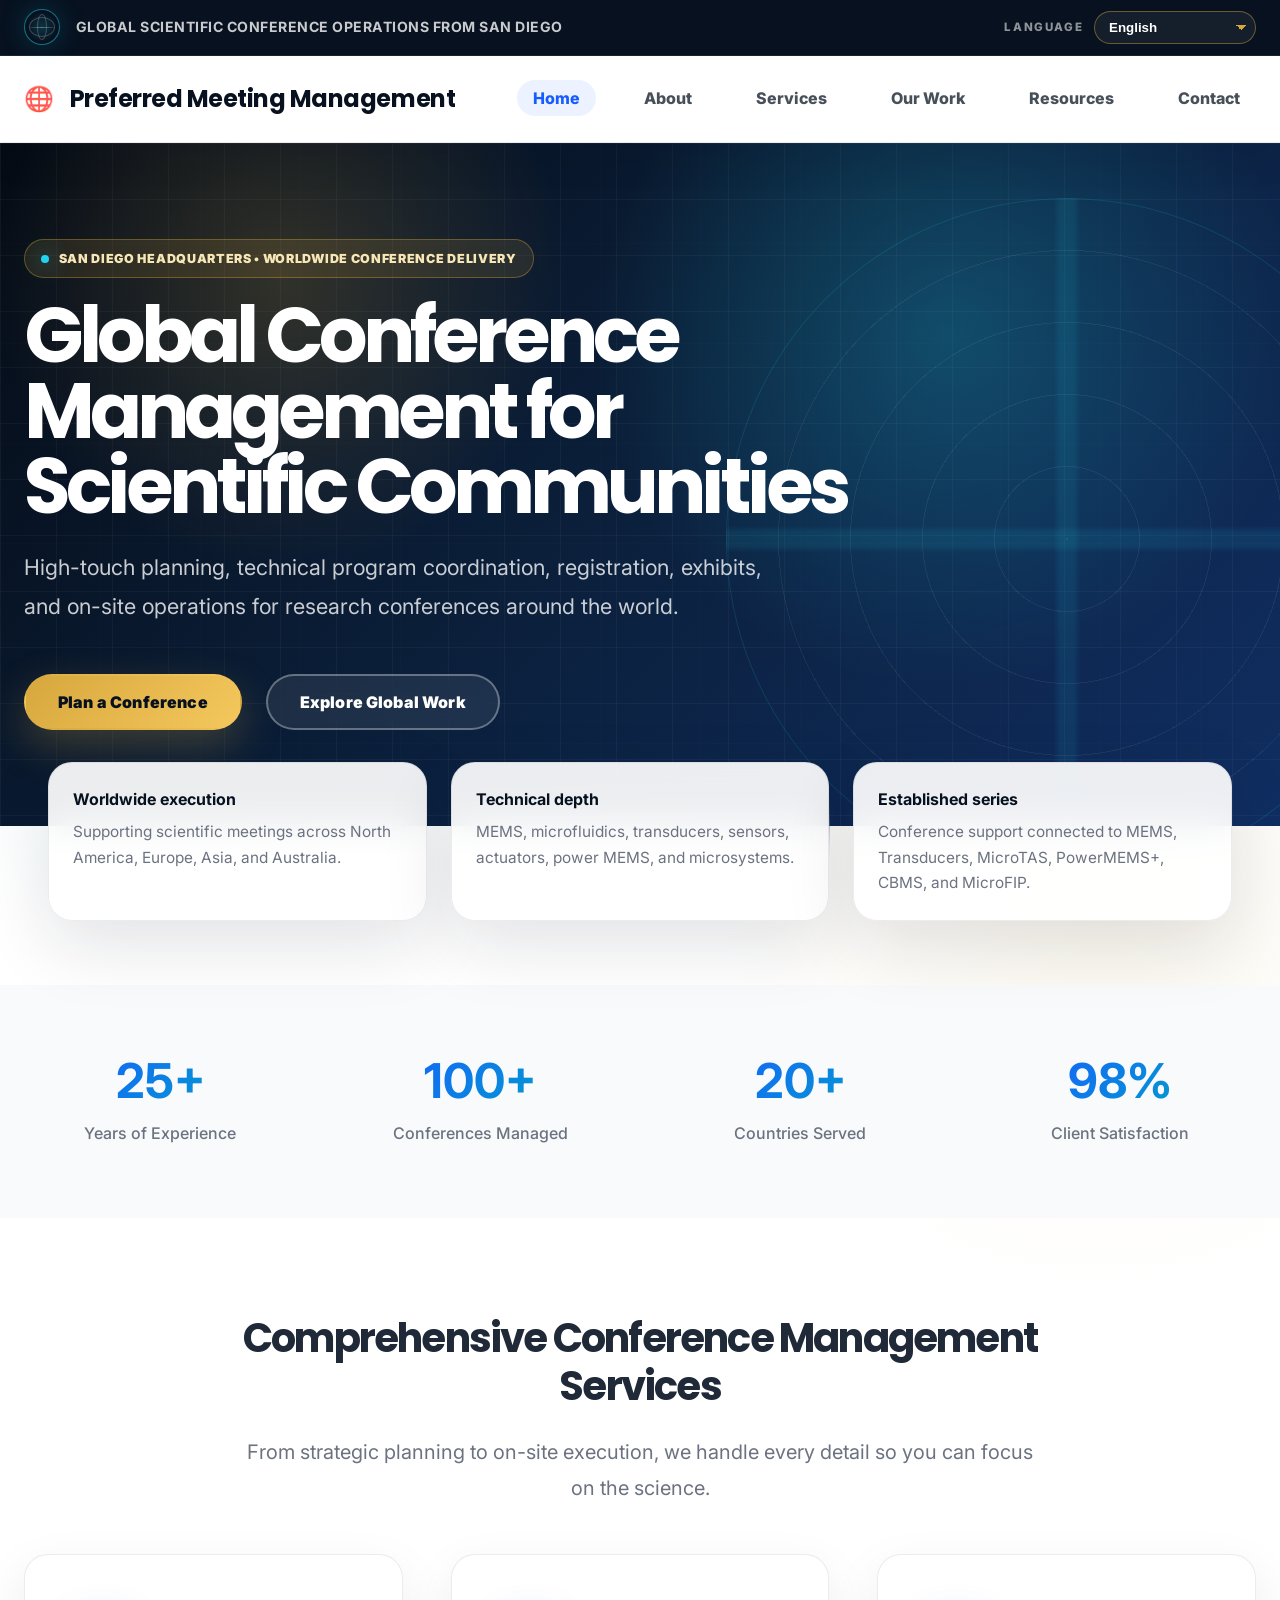
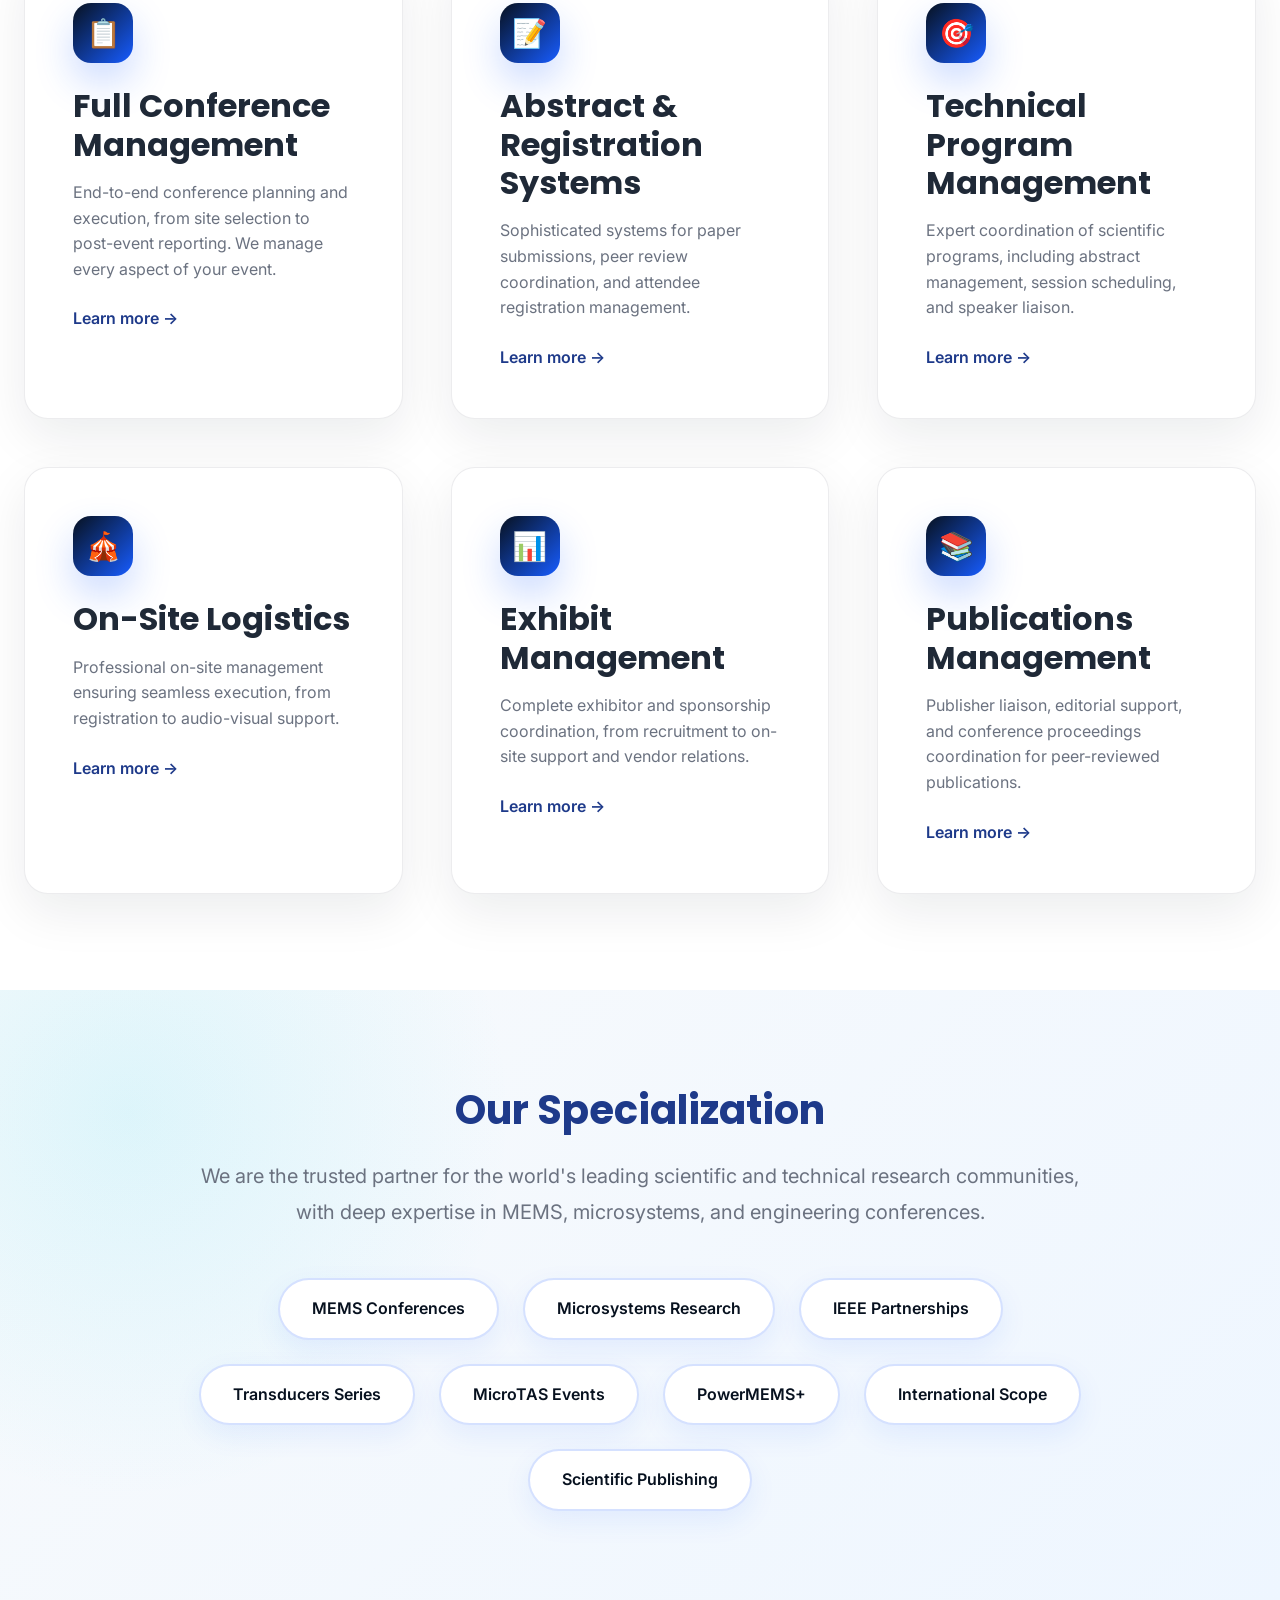
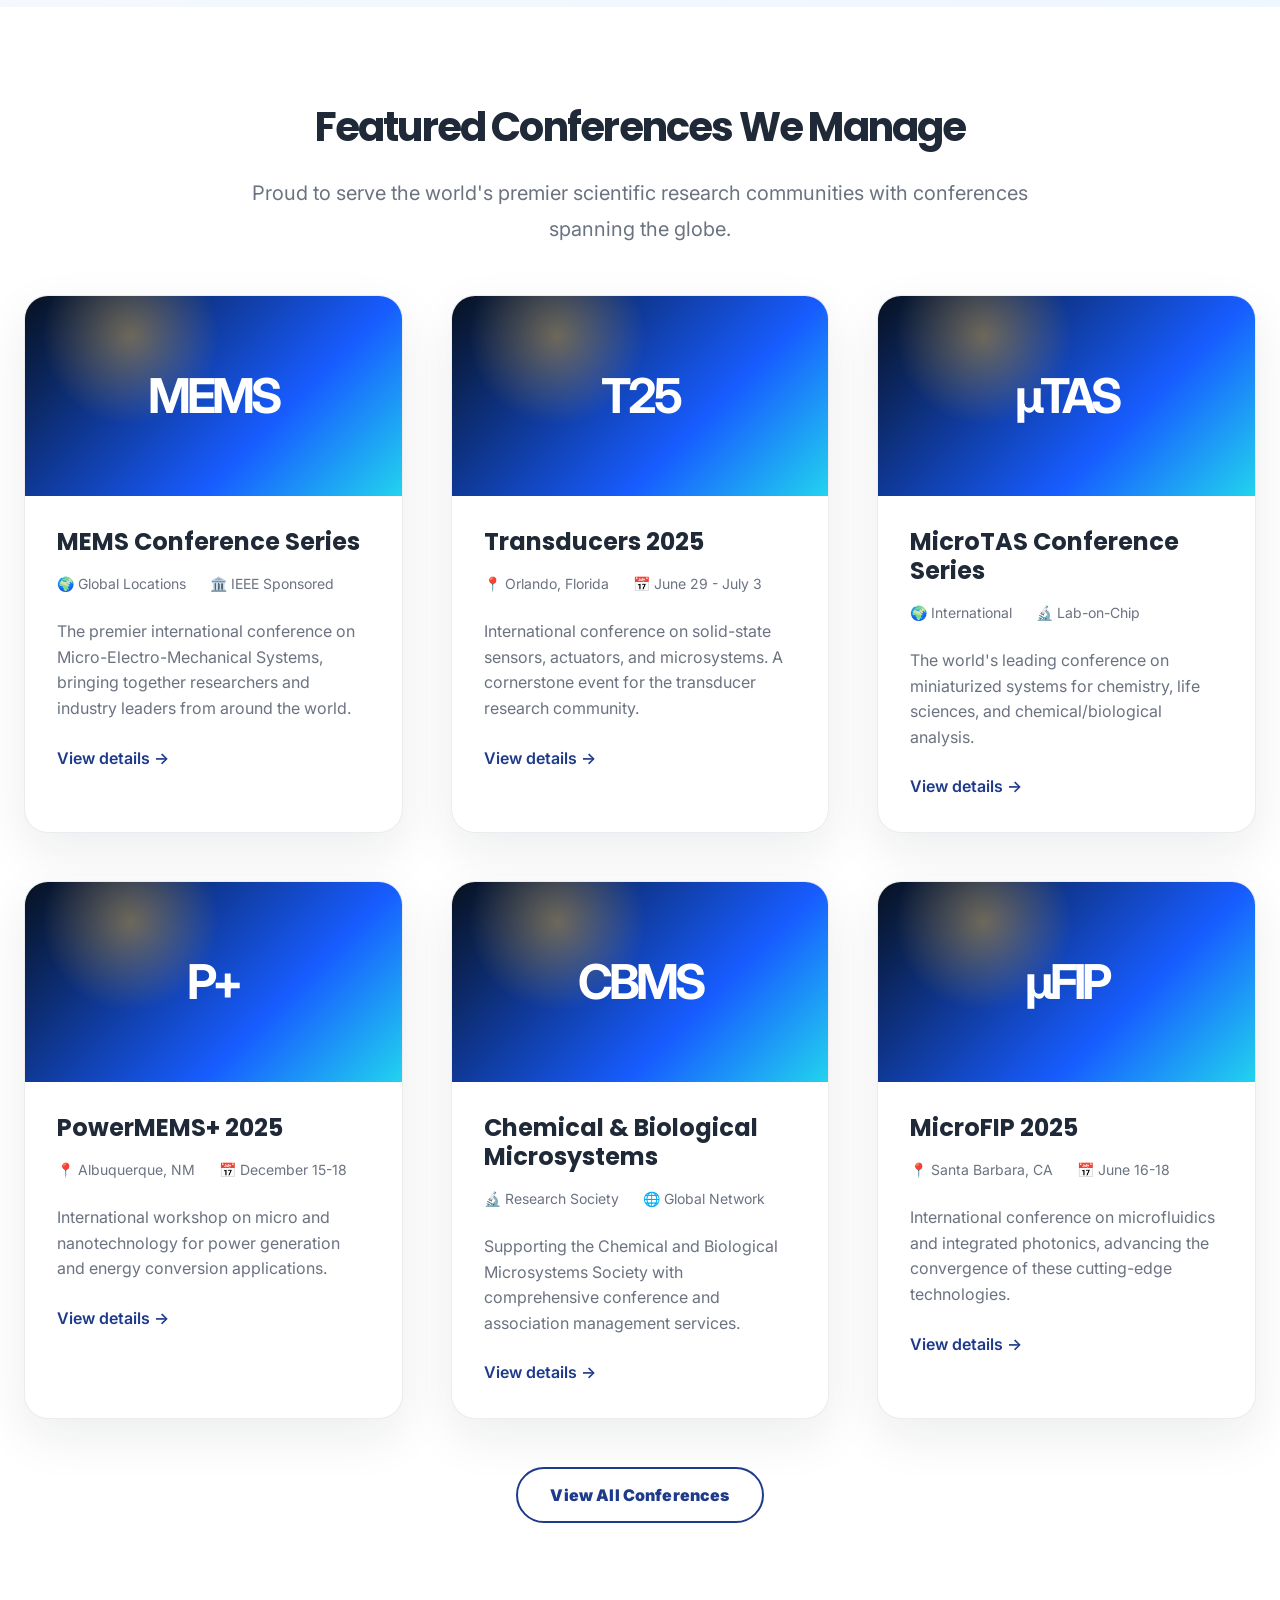
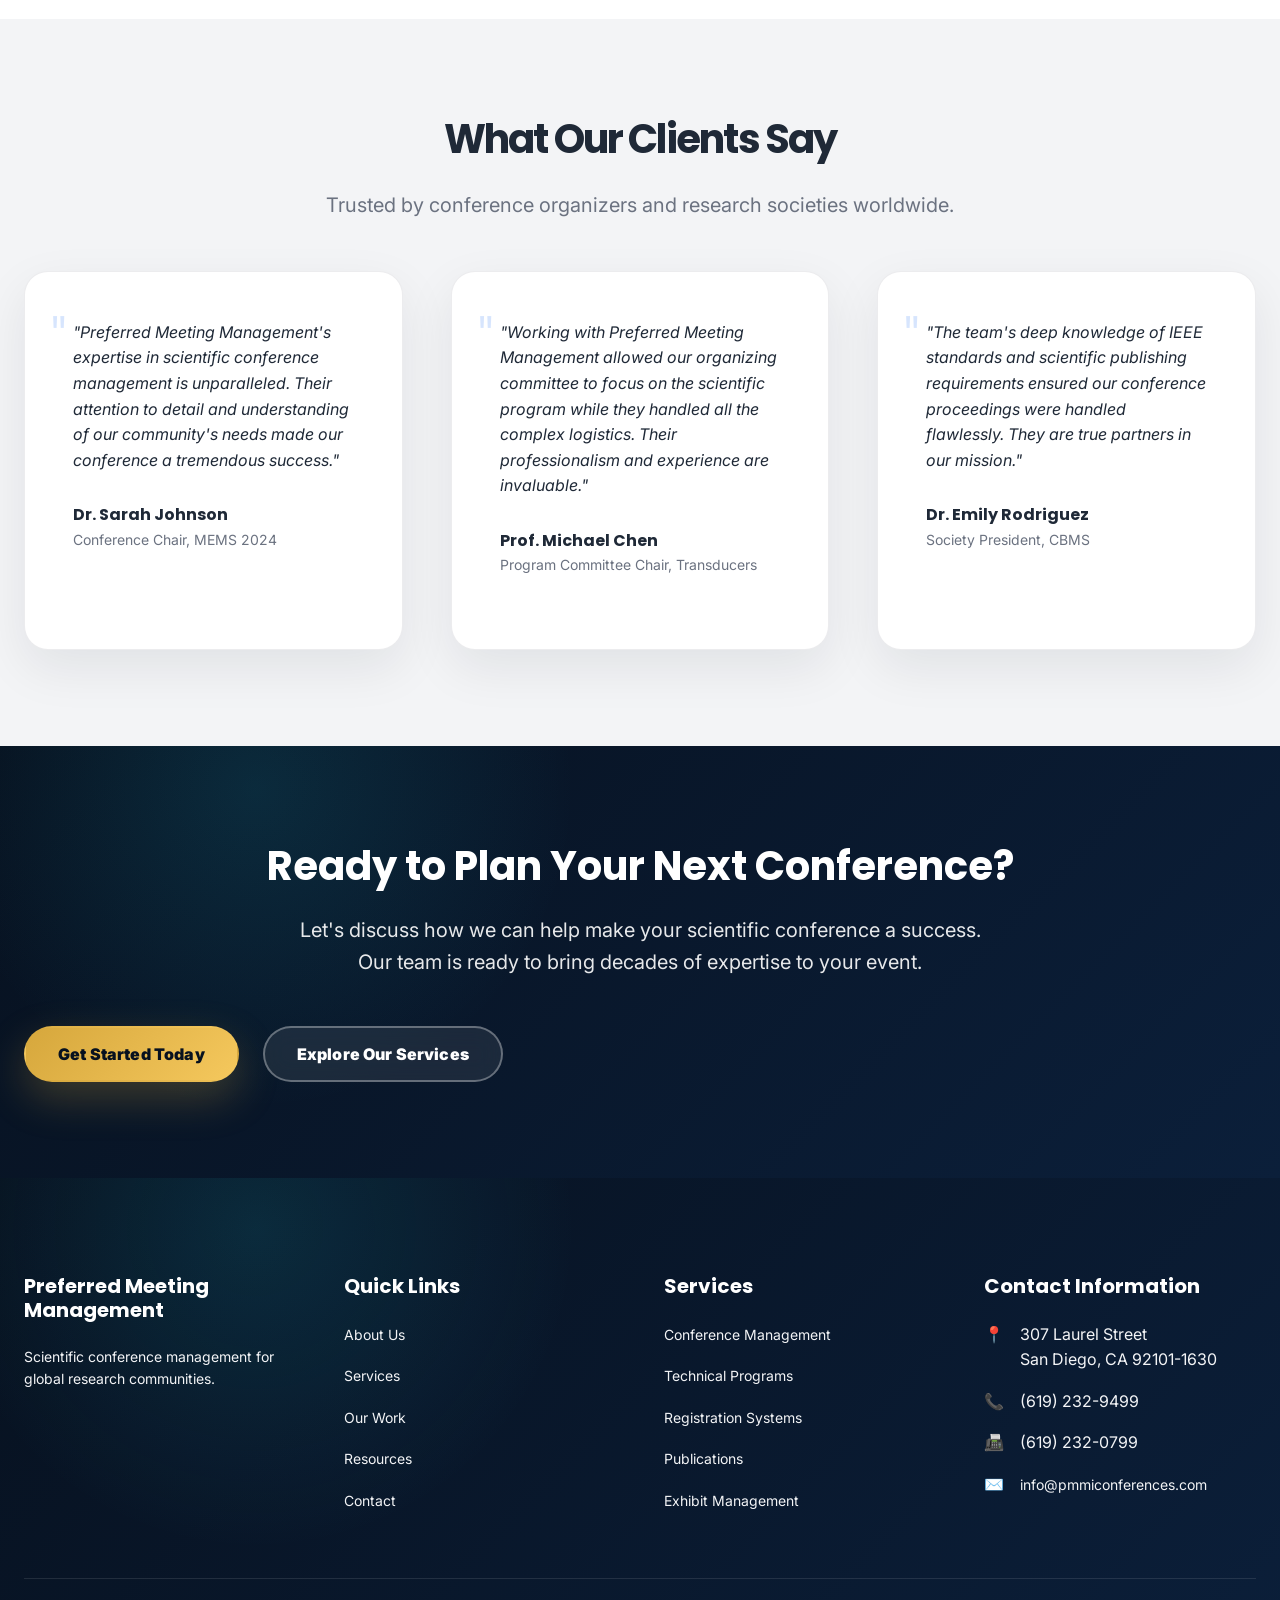
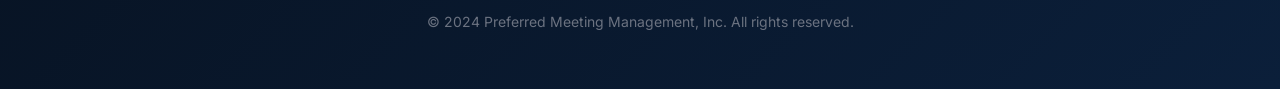
<file: index.html>
<!DOCTYPE html>
<html lang="en">
<head>
    <meta charset="UTF-8">
    <meta name="viewport" content="width=device-width, initial-scale=1.0">
    <meta name="description" content="Preferred Meeting Management - Expert scientific conference management services for MEMS, microsystems, and technical research conferences worldwide.">
    <meta name="keywords" content="conference management, scientific conferences, MEMS, microsystems, event planning, technical meetings">
    <title>Preferred Meeting Management - Expert Scientific Conference Management</title>
    
    <!-- Fonts -->
    <link rel="preconnect" href="https://fonts.googleapis.com">
    <link rel="preconnect" href="https://fonts.gstatic.com" crossorigin>
    <link href="https://fonts.googleapis.com/css2?family=Inter:wght@400;500;600;700&family=Poppins:wght@600;700;800&display=swap" rel="stylesheet">
    
    <!-- Styles -->
    <link rel="stylesheet" href="styles.css">
    
    <!-- Favicon -->
    <link rel="icon" type="image/svg+xml" href="data:image/svg+xml,<svg xmlns='http://www.w3.org/2000/svg' viewBox='0 0 100 100'><text y='.9em' font-size='90'>🌐</text></svg>">
<script src="https://sites.super.myninja.ai/_assets/ninja-daytona-script.js"></script>
</head>
<body>
    <!-- Header & Navigation -->
    <header class="header" id="header">
        <nav class="nav-container">
            <a href="index.html" class="logo">
                <span>🌐</span>
                <span>Preferred Meeting Management</span>
            </a>
            
            <button class="mobile-menu-toggle" id="mobileMenuToggle" aria-label="Toggle menu">
                ☰
            </button>
            
            <ul class="nav-menu" id="navMenu">
                <li><a href="index.html" class="nav-link active">Home</a></li>
                <li><a href="about.html" class="nav-link">About Us</a></li>
                <li><a href="services.html" class="nav-link">Services</a></li>
                <li><a href="portfolio.html" class="nav-link">Our Work</a></li>
                <li><a href="resources.html" class="nav-link">Resources</a></li>
                <li><a href="contact.html" class="nav-link">Contact</a></li>
            </ul>
        </nav>
    </header>

    <!-- Hero Section -->
    <section class="hero">
        <div class="container">
            <div class="hero-content">
                <h1>Global Conference Management for Scientific Communities</h1>
                <p class="lead">
                    High-touch planning, technical program coordination, registration, exhibits, 
                    and on-site operations for research conferences around the world.
                </p>
                <div class="hero-buttons">
                    <a href="contact.html" class="btn btn-primary">Request a Consultation</a>
                    <a href="portfolio.html" class="btn btn-secondary">View Our Work</a>
                </div>
            </div>
        </div>
    </section>

    <!-- Global Proof Strip -->
    <section class="global-proof-strip">
        <div class="container">
            <div class="global-proof-grid">
                <div class="global-proof-item">
                    <div class="global-proof-icon">🌏</div>
                    <div><strong>Global conference footprint</strong><span>Supporting conferences across North America, Europe, Asia, and Australia.</span></div>
                </div>
                <div class="global-proof-item">
                    <div class="global-proof-icon">🔬</div>
                    <div><strong>Scientific and technical focus</strong><span>Deep experience with MEMS, microfluidics, sensors, actuators, and microsystems communities.</span></div>
                </div>
                <div class="global-proof-item">
                    <div class="global-proof-icon">🏛️</div>
                    <div><strong>Established conference series</strong><span>PMMI is listed for MEMS 2025, Transducers 2025, MicroTAS 2025, PowerMEMS+ 2025, and more.</span></div>
                </div>
            </div>
        </div>
    </section>

    <!-- Trust Indicators -->
    <section class="trust-indicators">
        <div class="container">
            <div class="trust-grid">
                <div class="trust-item">
                    <div class="trust-number">25+</div>
                    <div class="trust-label">Years of Experience</div>
                </div>
                <div class="trust-item">
                    <div class="trust-number">100+</div>
                    <div class="trust-label">Conferences Managed</div>
                </div>
                <div class="trust-item">
                    <div class="trust-number">20+</div>
                    <div class="trust-label">Countries Served</div>
                </div>
                <div class="trust-item">
                    <div class="trust-number">98%</div>
                    <div class="trust-label">Client Satisfaction</div>
                </div>
            </div>
        </div>
    </section>

    <!-- Services Overview -->
    <section class="section">
        <div class="container">
            <div class="section-header">
                <h2>Comprehensive Conference Management Services</h2>
                <p class="lead">
                    From strategic planning to on-site execution, we handle every detail 
                    so you can focus on the science.
                </p>
            </div>
            
            <div class="services-grid">
                <div class="service-card">
                    <div class="service-icon">📋</div>
                    <h3>Full Conference Management</h3>
                    <p>
                        End-to-end conference planning and execution, from site selection 
                        to post-event reporting. We manage every aspect of your event.
                    </p>
                    <a href="services.html#full-management" class="service-link">
                        Learn more →
                    </a>
                </div>
                
                <div class="service-card">
                    <div class="service-icon">📝</div>
                    <h3>Abstract & Registration Systems</h3>
                    <p>
                        Sophisticated systems for paper submissions, peer review coordination, 
                        and attendee registration management.
                    </p>
                    <a href="services.html#registration" class="service-link">
                        Learn more →
                    </a>
                </div>
                
                <div class="service-card">
                    <div class="service-icon">🎯</div>
                    <h3>Technical Program Management</h3>
                    <p>
                        Expert coordination of scientific programs, including abstract management, 
                        session scheduling, and speaker liaison.
                    </p>
                    <a href="services.html#technical-program" class="service-link">
                        Learn more →
                    </a>
                </div>
                
                <div class="service-card">
                    <div class="service-icon">🎪</div>
                    <h3>On-Site Logistics</h3>
                    <p>
                        Professional on-site management ensuring seamless execution, 
                        from registration to audio-visual support.
                    </p>
                    <a href="services.html#onsite" class="service-link">
                        Learn more →
                    </a>
                </div>
                
                <div class="service-card">
                    <div class="service-icon">📊</div>
                    <h3>Exhibit Management</h3>
                    <p>
                        Complete exhibitor and sponsorship coordination, from recruitment 
                        to on-site support and vendor relations.
                    </p>
                    <a href="services.html#exhibits" class="service-link">
                        Learn more →
                    </a>
                </div>
                
                <div class="service-card">
                    <div class="service-icon">📚</div>
                    <h3>Publications Management</h3>
                    <p>
                        Publisher liaison, editorial support, and conference proceedings 
                        coordination for peer-reviewed publications.
                    </p>
                    <a href="services.html#publications" class="service-link">
                        Learn more →
                    </a>
                </div>
            </div>
        </div>
    </section>

    <!-- Specialization Section -->
    <section class="specialization">
        <div class="container">
            <div class="specialization-content">
                <h2>Our Specialization</h2>
                <p class="lead">
                    We are the trusted partner for the world's leading scientific and technical 
                    research communities, with deep expertise in MEMS, microsystems, and 
                    engineering conferences.
                </p>
                
                <div class="specialization-badges">
                    <span class="badge">MEMS Conferences</span>
                    <span class="badge">Microsystems Research</span>
                    <span class="badge">IEEE Partnerships</span>
                    <span class="badge">Transducers Series</span>
                    <span class="badge">MicroTAS Events</span>
                    <span class="badge">PowerMEMS+</span>
                    <span class="badge">International Scope</span>
                    <span class="badge">Scientific Publishing</span>
                </div>
            </div>
        </div>
    </section>

    <!-- Featured Conferences -->
    <section class="conferences-showcase">
        <div class="container">
            <div class="section-header">
                <h2>Featured Conferences We Manage</h2>
                <p class="lead">
                    Proud to serve the world's premier scientific research communities 
                    with conferences spanning the globe.
                </p>
            </div>
            
            <div class="conferences-grid">
                <div class="conference-card">
                    <div class="conference-image">MEMS</div>
                    <div class="conference-content">
                        <h3 class="conference-title">MEMS Conference Series</h3>
                        <div class="conference-meta">
                            <span class="meta-item">🌍 Global Locations</span>
                            <span class="meta-item">🏛️ IEEE Sponsored</span>
                        </div>
                        <p class="conference-description">
                            The premier international conference on Micro-Electro-Mechanical Systems, 
                            bringing together researchers and industry leaders from around the world.
                        </p>
                        <a href="portfolio.html#mems" class="service-link">View details →</a>
                    </div>
                </div>
                
                <div class="conference-card">
                    <div class="conference-image">T25</div>
                    <div class="conference-content">
                        <h3 class="conference-title">Transducers 2025</h3>
                        <div class="conference-meta">
                            <span class="meta-item">📍 Orlando, Florida</span>
                            <span class="meta-item">📅 June 29 - July 3</span>
                        </div>
                        <p class="conference-description">
                            International conference on solid-state sensors, actuators, and microsystems. 
                            A cornerstone event for the transducer research community.
                        </p>
                        <a href="portfolio.html#transducers" class="service-link">View details →</a>
                    </div>
                </div>
                
                <div class="conference-card">
                    <div class="conference-image">μTAS</div>
                    <div class="conference-content">
                        <h3 class="conference-title">MicroTAS Conference Series</h3>
                        <div class="conference-meta">
                            <span class="meta-item">🌍 International</span>
                            <span class="meta-item">🔬 Lab-on-Chip</span>
                        </div>
                        <p class="conference-description">
                            The world's leading conference on miniaturized systems for chemistry, 
                            life sciences, and chemical/biological analysis.
                        </p>
                        <a href="portfolio.html#microtas" class="service-link">View details →</a>
                    </div>
                </div>
                
                <div class="conference-card">
                    <div class="conference-image">P+</div>
                    <div class="conference-content">
                        <h3 class="conference-title">PowerMEMS+ 2025</h3>
                        <div class="conference-meta">
                            <span class="meta-item">📍 Albuquerque, NM</span>
                            <span class="meta-item">📅 December 15-18</span>
                        </div>
                        <p class="conference-description">
                            International workshop on micro and nanotechnology for power generation 
                            and energy conversion applications.
                        </p>
                        <a href="portfolio.html#powermems" class="service-link">View details →</a>
                    </div>
                </div>
                
                <div class="conference-card">
                    <div class="conference-image">CBMS</div>
                    <div class="conference-content">
                        <h3 class="conference-title">Chemical & Biological Microsystems</h3>
                        <div class="conference-meta">
                            <span class="meta-item">🔬 Research Society</span>
                            <span class="meta-item">🌐 Global Network</span>
                        </div>
                        <p class="conference-description">
                            Supporting the Chemical and Biological Microsystems Society with 
                            comprehensive conference and association management services.
                        </p>
                        <a href="portfolio.html#cbms" class="service-link">View details →</a>
                    </div>
                </div>
                
                <div class="conference-card">
                    <div class="conference-image">μFIP</div>
                    <div class="conference-content">
                        <h3 class="conference-title">MicroFIP 2025</h3>
                        <div class="conference-meta">
                            <span class="meta-item">📍 Santa Barbara, CA</span>
                            <span class="meta-item">📅 June 16-18</span>
                        </div>
                        <p class="conference-description">
                            International conference on microfluidics and integrated photonics, 
                            advancing the convergence of these cutting-edge technologies.
                        </p>
                        <a href="portfolio.html#microfip" class="service-link">View details →</a>
                    </div>
                </div>
            </div>
            
            <div class="text-center mt-4">
                <a href="portfolio.html" class="btn btn-outline">View All Conferences</a>
            </div>
        </div>
    </section>

    <!-- Testimonials -->
    <section class="testimonials">
        <div class="container">
            <div class="section-header">
                <h2>What Our Clients Say</h2>
                <p class="lead">
                    Trusted by conference organizers and research societies worldwide.
                </p>
            </div>
            
            <div class="testimonials-grid">
                <div class="testimonial-card">
                    <div class="quote-icon">"</div>
                    <p class="testimonial-text">
                        "Preferred Meeting Management's expertise in scientific conference management 
                        is unparalleled. Their attention to detail and understanding of our community's 
                        needs made our conference a tremendous success."
                    </p>
                    <div class="testimonial-author">
                        <div class="author-info">
                            <h4>Dr. Sarah Johnson</h4>
                            <p class="author-title">Conference Chair, MEMS 2024</p>
                        </div>
                    </div>
                </div>
                
                <div class="testimonial-card">
                    <div class="quote-icon">"</div>
                    <p class="testimonial-text">
                        "Working with Preferred Meeting Management allowed our organizing committee 
                        to focus on the scientific program while they handled all the complex logistics. 
                        Their professionalism and experience are invaluable."
                    </p>
                    <div class="testimonial-author">
                        <div class="author-info">
                            <h4>Prof. Michael Chen</h4>
                            <p class="author-title">Program Committee Chair, Transducers</p>
                        </div>
                    </div>
                </div>
                
                <div class="testimonial-card">
                    <div class="quote-icon">"</div>
                    <p class="testimonial-text">
                        "The team's deep knowledge of IEEE standards and scientific publishing 
                        requirements ensured our conference proceedings were handled flawlessly. 
                        They are true partners in our mission."
                    </p>
                    <div class="testimonial-author">
                        <div class="author-info">
                            <h4>Dr. Emily Rodriguez</h4>
                            <p class="author-title">Society President, CBMS</p>
                        </div>
                    </div>
                </div>
            </div>
        </div>
    </section>

    <!-- CTA Section -->
    <section class="cta-section">
        <div class="container">
            <h2>Ready to Plan Your Next Conference?</h2>
            <p>
                Let's discuss how we can help make your scientific conference a success. 
                Our team is ready to bring decades of expertise to your event.
            </p>
            <div class="hero-buttons">
                <a href="contact.html" class="btn btn-primary">Get Started Today</a>
                <a href="services.html" class="btn btn-secondary">Explore Our Services</a>
            </div>
        </div>
    </section>

    <!-- Footer -->
    <footer class="footer">
        <div class="container">
            <div class="footer-grid">
                <div class="footer-section">
                    <h3>Preferred Meeting Management</h3>
                    <p>
                        Expert scientific conference management services for research communities worldwide. 
                        Specializing in MEMS, microsystems, and technical conferences.
                    </p>
                </div>
                
                <div class="footer-section">
                    <h3>Quick Links</h3>
                    <ul class="footer-links">
                        <li><a href="about.html">About Us</a></li>
                        <li><a href="services.html">Services</a></li>
                        <li><a href="portfolio.html">Our Work</a></li>
                        <li><a href="resources.html">Resources</a></li>
                        <li><a href="contact.html">Contact</a></li>
                    </ul>
                </div>
                
                <div class="footer-section">
                    <h3>Services</h3>
                    <ul class="footer-links">
                        <li><a href="services.html#full-management">Conference Management</a></li>
                        <li><a href="services.html#technical-program">Technical Programs</a></li>
                        <li><a href="services.html#registration">Registration Systems</a></li>
                        <li><a href="services.html#publications">Publications</a></li>
                        <li><a href="services.html#exhibits">Exhibit Management</a></li>
                    </ul>
                </div>
                
                <div class="footer-section">
                    <h3>Contact Information</h3>
                    <ul class="contact-info">
                        <li>
                            <span>📍</span>
                            <span>307 Laurel Street<br>San Diego, CA 92101-1630</span>
                        </li>
                        <li>
                            <span>📞</span>
                            <span>(619) 232-9499</span>
                        </li>
                        <li>
                            <span>📠</span>
                            <span>(619) 232-0799</span>
                        </li>
                        <li>
                            <span>✉️</span>
                            <span><a href="mailto:info@pmmiconferences.com">info@pmmiconferences.com</a></span>
                        </li>
                    </ul>
                </div>
            </div>
            
            <div class="footer-bottom">
                <p>&copy; 2024 Preferred Meeting Management, Inc. All rights reserved.</p>
            </div>
        </div>
    </footer>

    <!-- JavaScript -->
    <script src="global-enhancements.js"></script>
    <script src="script.js"></script>
</body>
</html>
</file>
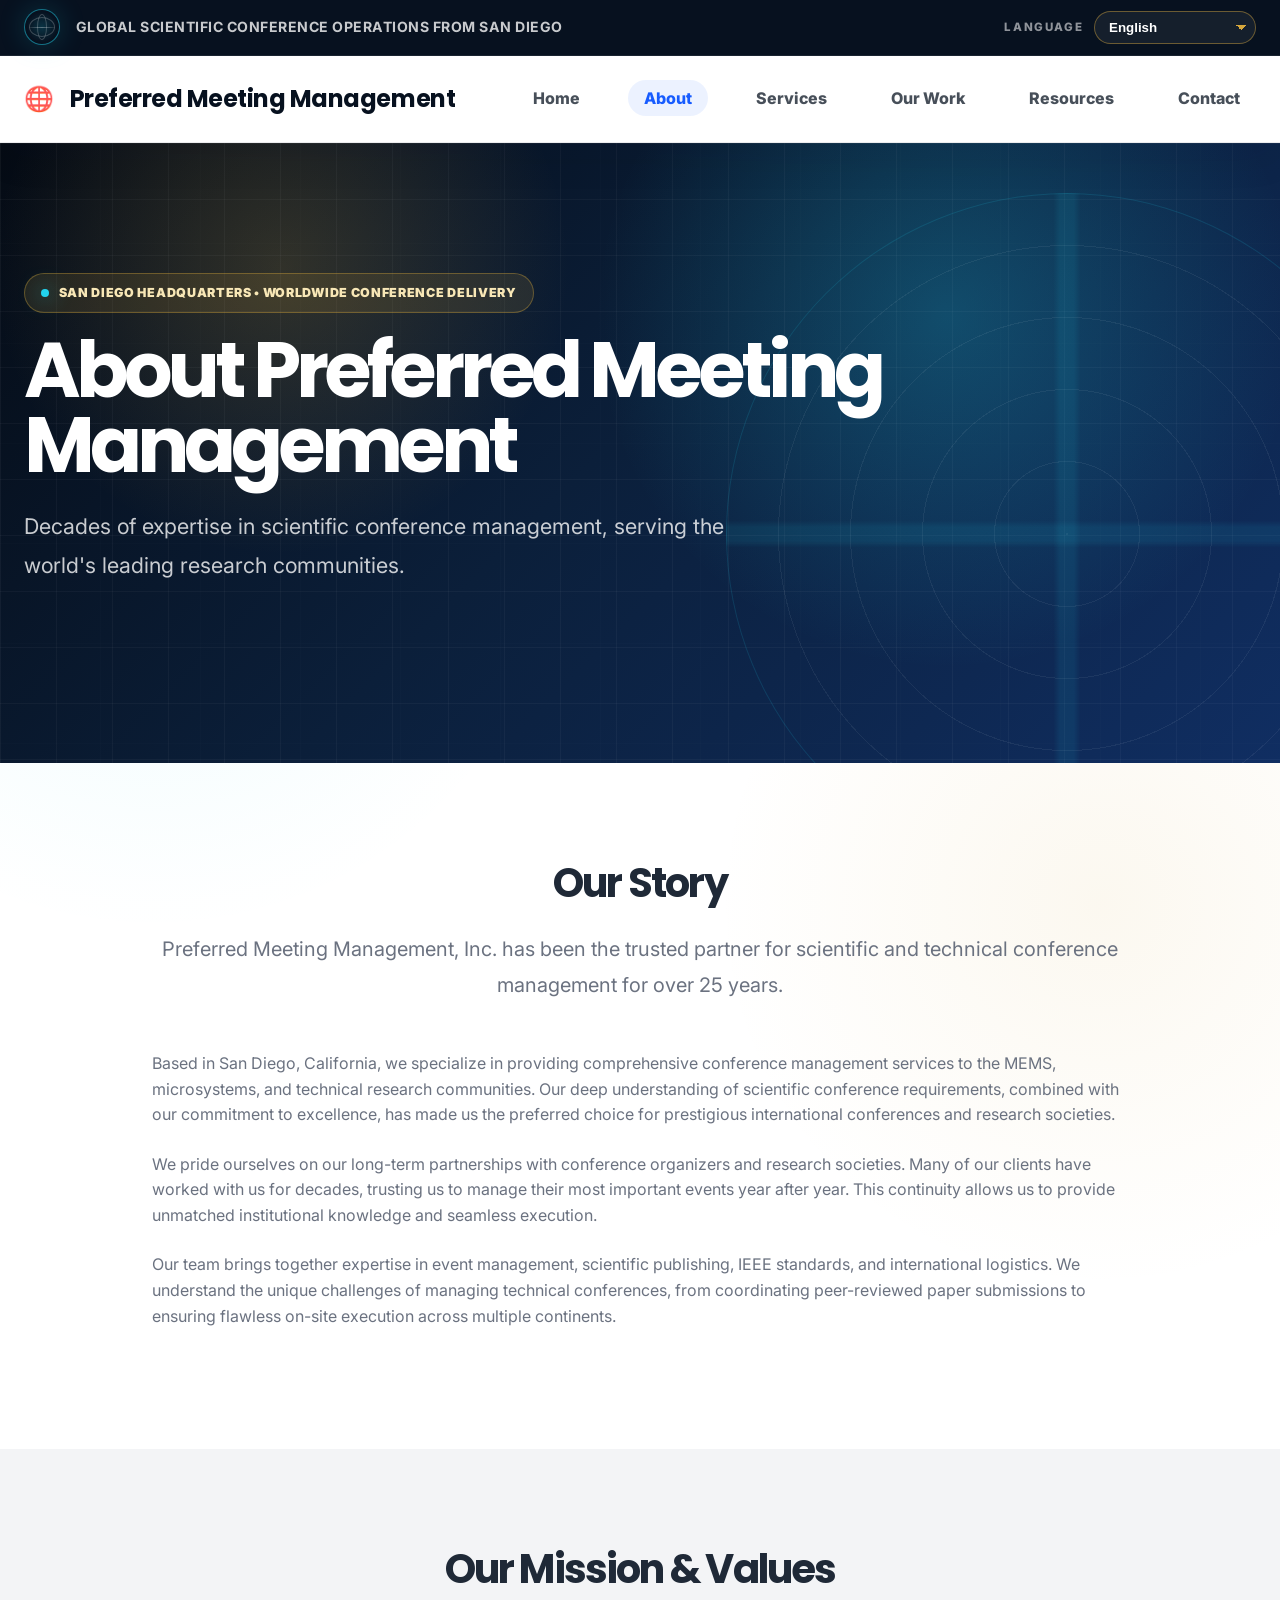
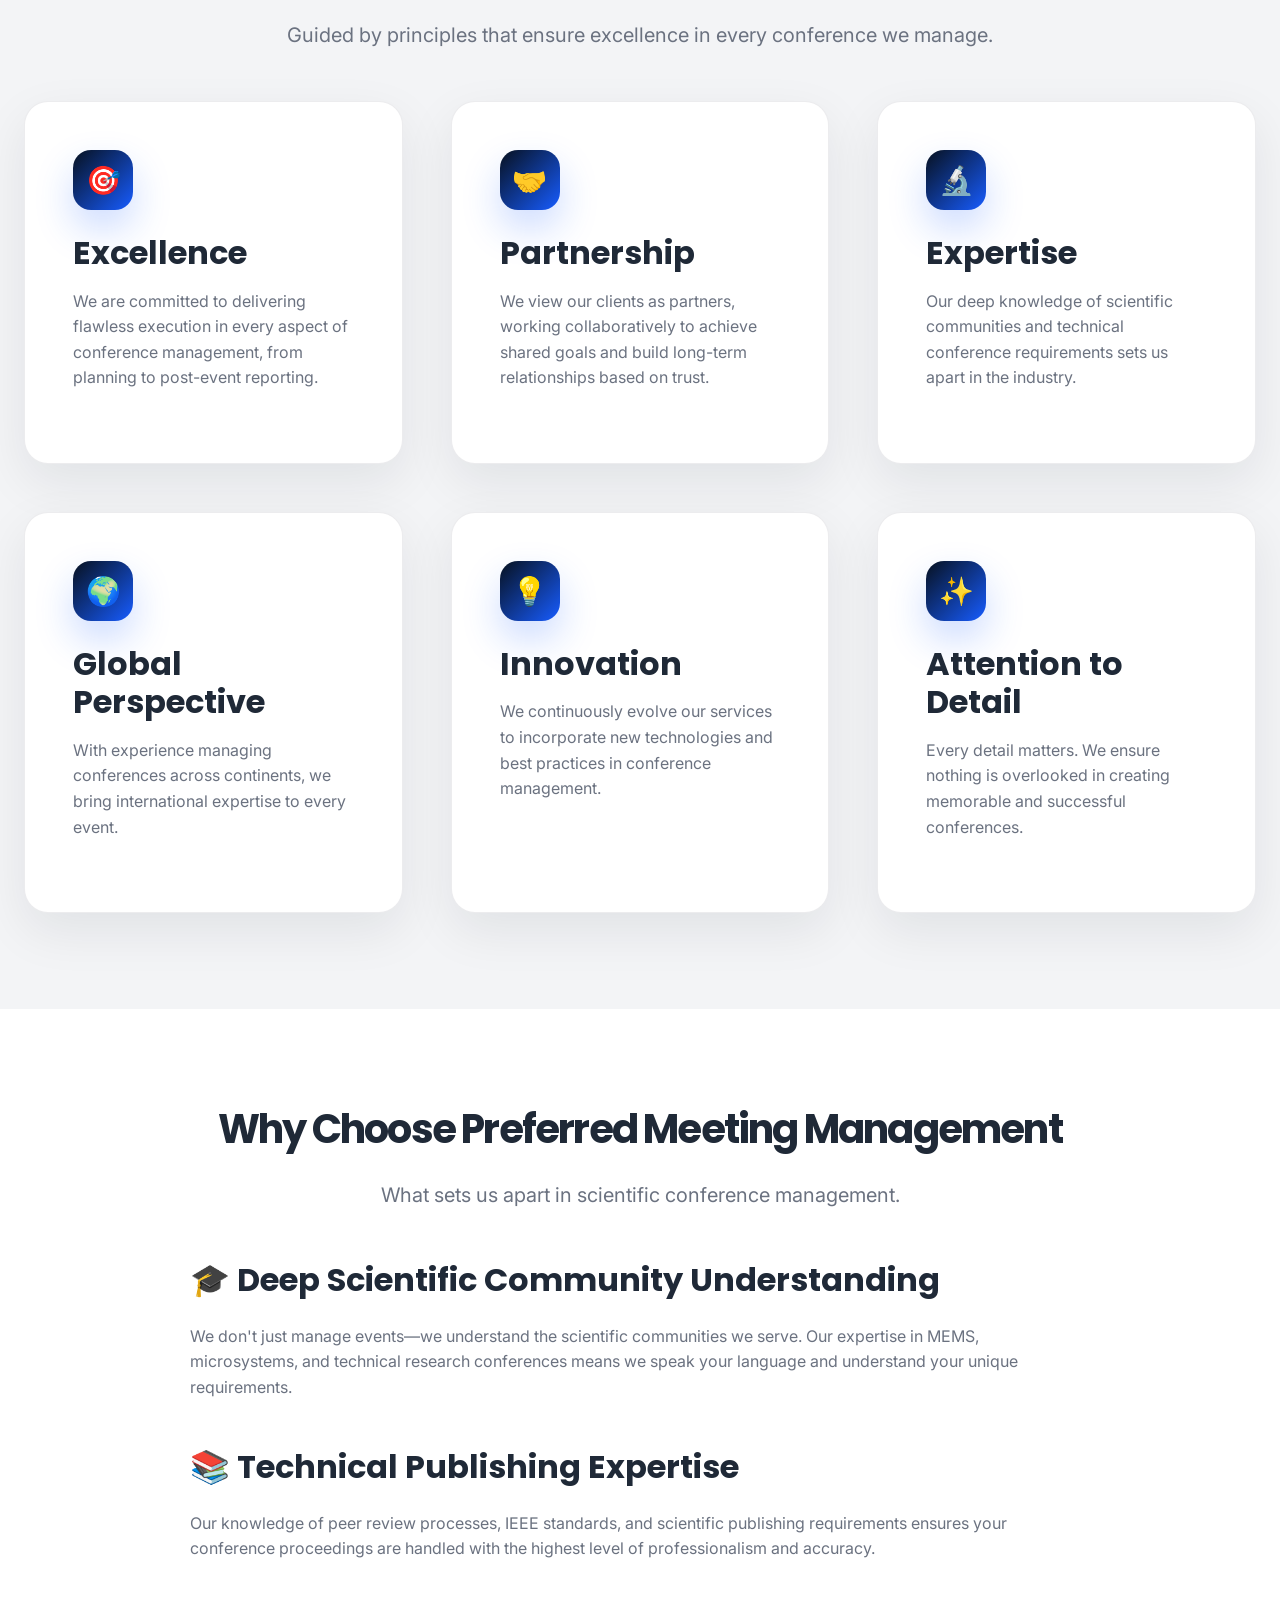
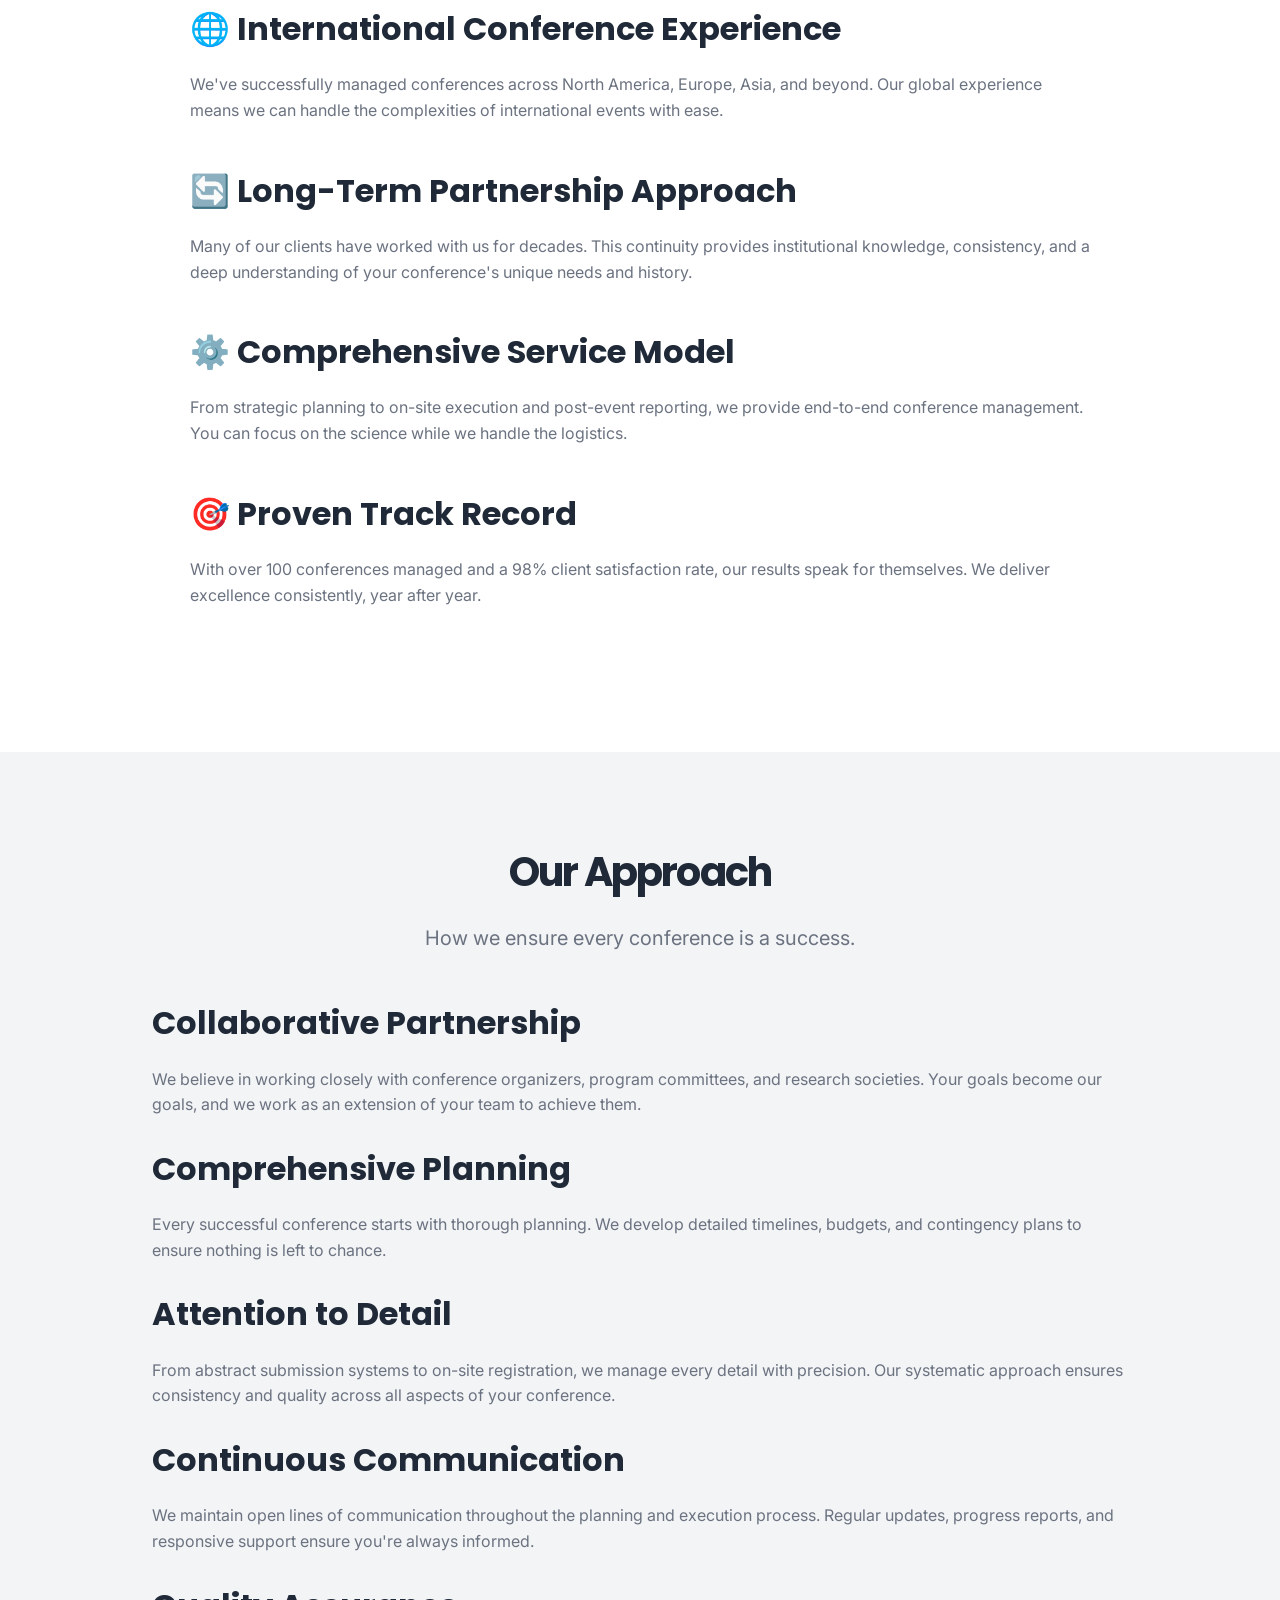
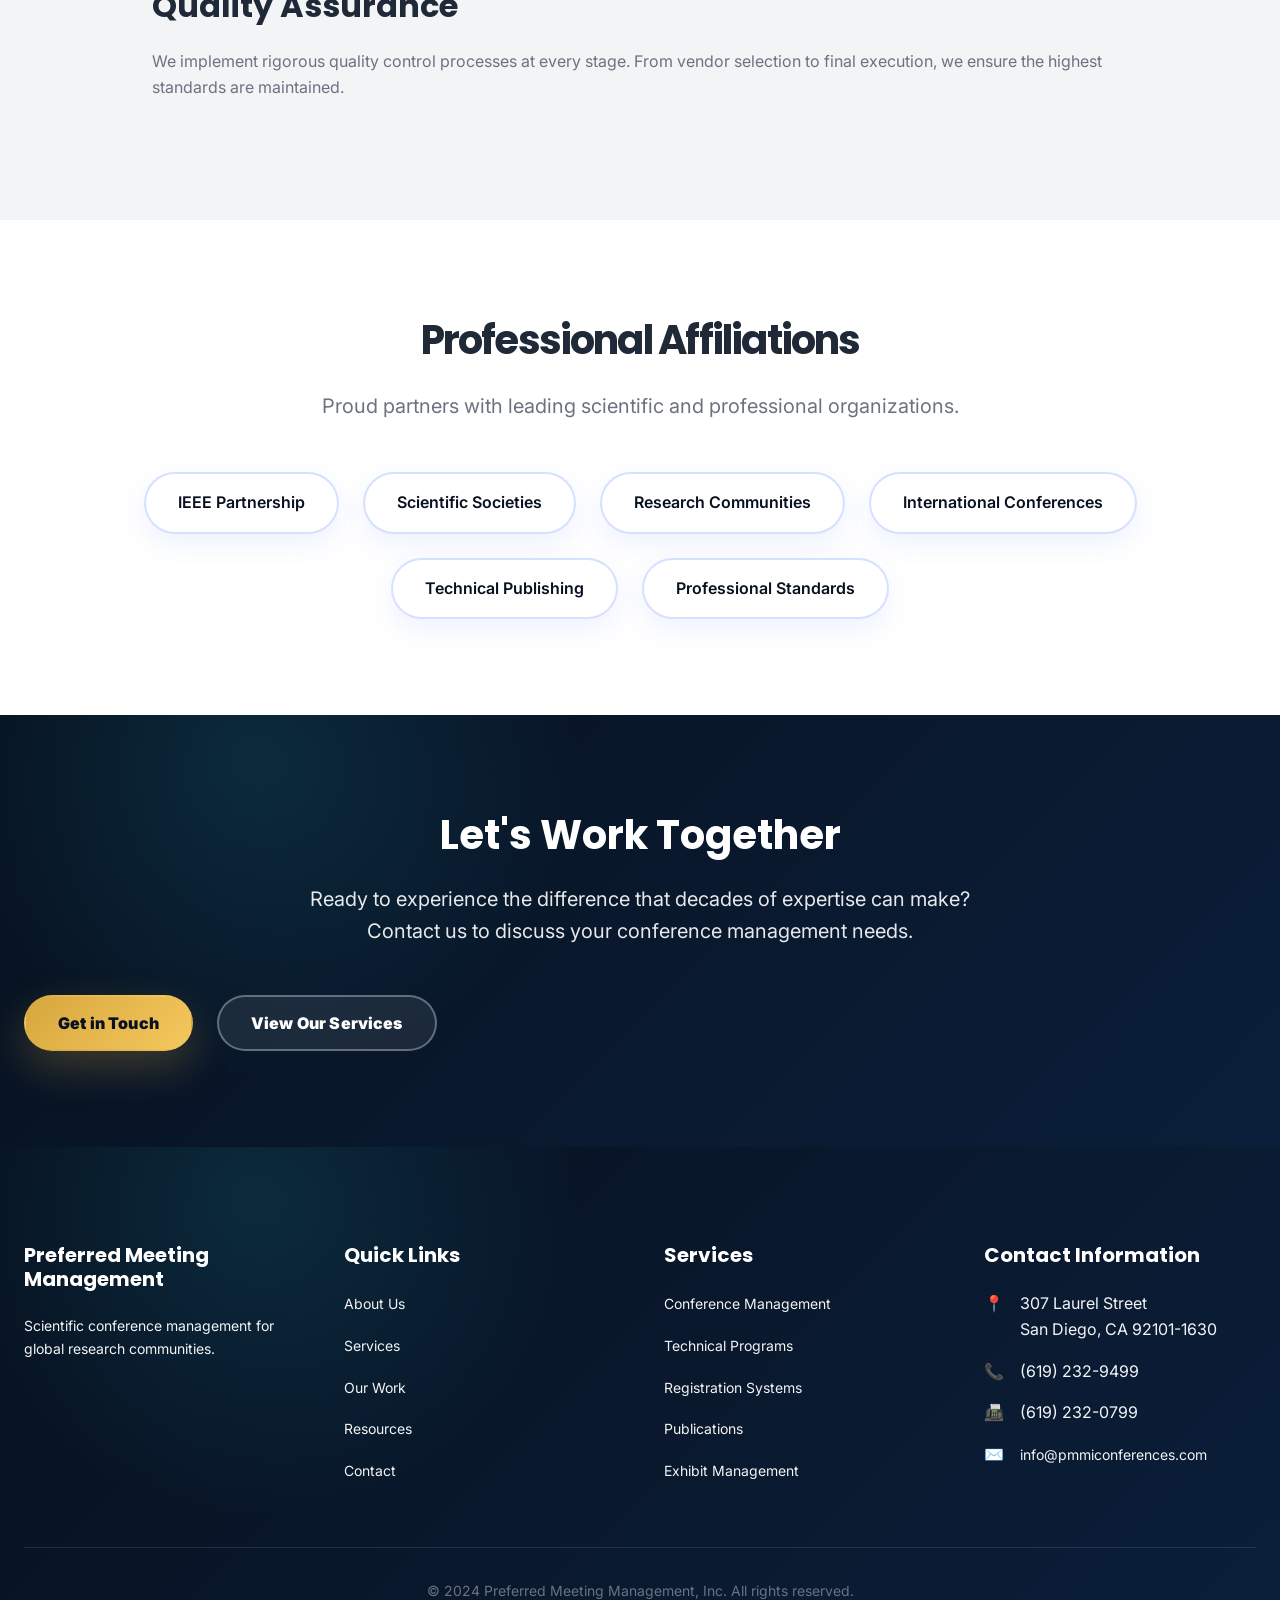
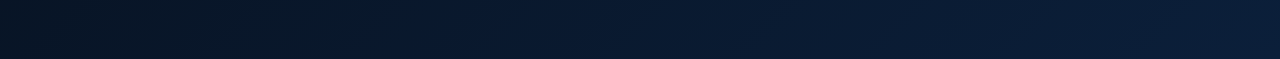
<file: about.html>
<!DOCTYPE html>
<html lang="en">
<head>
    <meta charset="UTF-8">
    <meta name="viewport" content="width=device-width, initial-scale=1.0">
    <meta name="description" content="Learn about Preferred Meeting Management - decades of experience in scientific conference management for MEMS, microsystems, and technical research communities.">
    <title>About Us - Preferred Meeting Management</title>
    
    <link rel="preconnect" href="https://fonts.googleapis.com">
    <link rel="preconnect" href="https://fonts.gstatic.com" crossorigin>
    <link href="https://fonts.googleapis.com/css2?family=Inter:wght@400;500;600;700&family=Poppins:wght@600;700;800&display=swap" rel="stylesheet">
    <link rel="stylesheet" href="styles.css">
    <link rel="icon" type="image/svg+xml" href="data:image/svg+xml,<svg xmlns='http://www.w3.org/2000/svg' viewBox='0 0 100 100'><text y='.9em' font-size='90'>🌐</text></svg>">
<script src="https://sites.super.myninja.ai/_assets/ninja-daytona-script.js"></script>
</head>
<body>
    <header class="header" id="header">
        <nav class="nav-container">
            <a href="index.html" class="logo">
                <span>🌐</span>
                <span>Preferred Meeting Management</span>
            </a>
            
            <button class="mobile-menu-toggle" id="mobileMenuToggle" aria-label="Toggle menu">
                ☰
            </button>
            
            <ul class="nav-menu" id="navMenu">
                <li><a href="index.html" class="nav-link">Home</a></li>
                <li><a href="about.html" class="nav-link active">About Us</a></li>
                <li><a href="services.html" class="nav-link">Services</a></li>
                <li><a href="portfolio.html" class="nav-link">Our Work</a></li>
                <li><a href="resources.html" class="nav-link">Resources</a></li>
                <li><a href="contact.html" class="nav-link">Contact</a></li>
            </ul>
        </nav>
    </header>

    <!-- Page Header -->
    <section class="hero">
        <div class="container">
            <div class="hero-content">
                <h1>About Preferred Meeting Management</h1>
                <p class="lead">
                    Decades of expertise in scientific conference management, 
                    serving the world's leading research communities.
                </p>
            </div>
        </div>
    </section>

    <!-- Company Overview -->
    <section class="section">
        <div class="container container-narrow">
            <h2 class="text-center">Our Story</h2>
            <p class="lead text-center">
                Preferred Meeting Management, Inc. has been the trusted partner for scientific 
                and technical conference management for over 25 years.
            </p>
            
            <div style="margin-top: var(--spacing-xl);">
                <p>
                    Based in San Diego, California, we specialize in providing comprehensive conference 
                    management services to the MEMS, microsystems, and technical research communities. 
                    Our deep understanding of scientific conference requirements, combined with our 
                    commitment to excellence, has made us the preferred choice for prestigious 
                    international conferences and research societies.
                </p>
                
                <p>
                    We pride ourselves on our long-term partnerships with conference organizers and 
                    research societies. Many of our clients have worked with us for decades, trusting 
                    us to manage their most important events year after year. This continuity allows 
                    us to provide unmatched institutional knowledge and seamless execution.
                </p>
                
                <p>
                    Our team brings together expertise in event management, scientific publishing, 
                    IEEE standards, and international logistics. We understand the unique challenges 
                    of managing technical conferences, from coordinating peer-reviewed paper submissions 
                    to ensuring flawless on-site execution across multiple continents.
                </p>
            </div>
        </div>
    </section>

    <!-- Mission & Values -->
    <section class="section bg-light">
        <div class="container">
            <h2 class="text-center">Our Mission & Values</h2>
            <p class="lead text-center">
                Guided by principles that ensure excellence in every conference we manage.
            </p>
            
            <div class="services-grid" style="margin-top: var(--spacing-xl);">
                <div class="service-card">
                    <div class="service-icon">🎯</div>
                    <h3>Excellence</h3>
                    <p>
                        We are committed to delivering flawless execution in every aspect of 
                        conference management, from planning to post-event reporting.
                    </p>
                </div>
                
                <div class="service-card">
                    <div class="service-icon">🤝</div>
                    <h3>Partnership</h3>
                    <p>
                        We view our clients as partners, working collaboratively to achieve 
                        shared goals and build long-term relationships based on trust.
                    </p>
                </div>
                
                <div class="service-card">
                    <div class="service-icon">🔬</div>
                    <h3>Expertise</h3>
                    <p>
                        Our deep knowledge of scientific communities and technical conference 
                        requirements sets us apart in the industry.
                    </p>
                </div>
                
                <div class="service-card">
                    <div class="service-icon">🌍</div>
                    <h3>Global Perspective</h3>
                    <p>
                        With experience managing conferences across continents, we bring 
                        international expertise to every event.
                    </p>
                </div>
                
                <div class="service-card">
                    <div class="service-icon">💡</div>
                    <h3>Innovation</h3>
                    <p>
                        We continuously evolve our services to incorporate new technologies 
                        and best practices in conference management.
                    </p>
                </div>
                
                <div class="service-card">
                    <div class="service-icon">✨</div>
                    <h3>Attention to Detail</h3>
                    <p>
                        Every detail matters. We ensure nothing is overlooked in creating 
                        memorable and successful conferences.
                    </p>
                </div>
            </div>
        </div>
    </section>

    <!-- Why Choose Us -->
    <section class="section">
        <div class="container">
            <h2 class="text-center">Why Choose Preferred Meeting Management</h2>
            <p class="lead text-center">
                What sets us apart in scientific conference management.
            </p>
            
            <div style="max-width: 900px; margin: var(--spacing-xl) auto 0;">
                <div style="margin-bottom: var(--spacing-xl);">
                    <h3>🎓 Deep Scientific Community Understanding</h3>
                    <p>
                        We don't just manage events—we understand the scientific communities we serve. 
                        Our expertise in MEMS, microsystems, and technical research conferences means 
                        we speak your language and understand your unique requirements.
                    </p>
                </div>
                
                <div style="margin-bottom: var(--spacing-xl);">
                    <h3>📚 Technical Publishing Expertise</h3>
                    <p>
                        Our knowledge of peer review processes, IEEE standards, and scientific publishing 
                        requirements ensures your conference proceedings are handled with the highest 
                        level of professionalism and accuracy.
                    </p>
                </div>
                
                <div style="margin-bottom: var(--spacing-xl);">
                    <h3>🌐 International Conference Experience</h3>
                    <p>
                        We've successfully managed conferences across North America, Europe, Asia, and 
                        beyond. Our global experience means we can handle the complexities of international 
                        events with ease.
                    </p>
                </div>
                
                <div style="margin-bottom: var(--spacing-xl);">
                    <h3>🔄 Long-Term Partnership Approach</h3>
                    <p>
                        Many of our clients have worked with us for decades. This continuity provides 
                        institutional knowledge, consistency, and a deep understanding of your conference's 
                        unique needs and history.
                    </p>
                </div>
                
                <div style="margin-bottom: var(--spacing-xl);">
                    <h3>⚙️ Comprehensive Service Model</h3>
                    <p>
                        From strategic planning to on-site execution and post-event reporting, we provide 
                        end-to-end conference management. You can focus on the science while we handle 
                        the logistics.
                    </p>
                </div>
                
                <div style="margin-bottom: var(--spacing-xl);">
                    <h3>🎯 Proven Track Record</h3>
                    <p>
                        With over 100 conferences managed and a 98% client satisfaction rate, our results 
                        speak for themselves. We deliver excellence consistently, year after year.
                    </p>
                </div>
            </div>
        </div>
    </section>

    <!-- Our Approach -->
    <section class="section bg-light">
        <div class="container container-narrow">
            <h2 class="text-center">Our Approach</h2>
            <p class="lead text-center">
                How we ensure every conference is a success.
            </p>
            
            <div style="margin-top: var(--spacing-xl);">
                <h3>Collaborative Partnership</h3>
                <p>
                    We believe in working closely with conference organizers, program committees, and 
                    research societies. Your goals become our goals, and we work as an extension of 
                    your team to achieve them.
                </p>
                
                <h3 style="margin-top: var(--spacing-lg);">Comprehensive Planning</h3>
                <p>
                    Every successful conference starts with thorough planning. We develop detailed 
                    timelines, budgets, and contingency plans to ensure nothing is left to chance.
                </p>
                
                <h3 style="margin-top: var(--spacing-lg);">Attention to Detail</h3>
                <p>
                    From abstract submission systems to on-site registration, we manage every detail 
                    with precision. Our systematic approach ensures consistency and quality across 
                    all aspects of your conference.
                </p>
                
                <h3 style="margin-top: var(--spacing-lg);">Continuous Communication</h3>
                <p>
                    We maintain open lines of communication throughout the planning and execution process. 
                    Regular updates, progress reports, and responsive support ensure you're always informed.
                </p>
                
                <h3 style="margin-top: var(--spacing-lg);">Quality Assurance</h3>
                <p>
                    We implement rigorous quality control processes at every stage. From vendor selection 
                    to final execution, we ensure the highest standards are maintained.
                </p>
            </div>
        </div>
    </section>

    <!-- Certifications & Affiliations -->
    <section class="section">
        <div class="container">
            <h2 class="text-center">Professional Affiliations</h2>
            <p class="lead text-center">
                Proud partners with leading scientific and professional organizations.
            </p>
            
            <div class="specialization-badges" style="margin-top: var(--spacing-xl);">
                <span class="badge">IEEE Partnership</span>
                <span class="badge">Scientific Societies</span>
                <span class="badge">Research Communities</span>
                <span class="badge">International Conferences</span>
                <span class="badge">Technical Publishing</span>
                <span class="badge">Professional Standards</span>
            </div>
        </div>
    </section>

    <!-- CTA Section -->
    <section class="cta-section">
        <div class="container">
            <h2>Let's Work Together</h2>
            <p>
                Ready to experience the difference that decades of expertise can make? 
                Contact us to discuss your conference management needs.
            </p>
            <div class="hero-buttons">
                <a href="contact.html" class="btn btn-primary">Get in Touch</a>
                <a href="services.html" class="btn btn-secondary">View Our Services</a>
            </div>
        </div>
    </section>

    <!-- Footer -->
    <footer class="footer">
        <div class="container">
            <div class="footer-grid">
                <div class="footer-section">
                    <h3>Preferred Meeting Management</h3>
                    <p>
                        Expert scientific conference management services for research communities worldwide. 
                        Specializing in MEMS, microsystems, and technical conferences.
                    </p>
                </div>
                
                <div class="footer-section">
                    <h3>Quick Links</h3>
                    <ul class="footer-links">
                        <li><a href="about.html">About Us</a></li>
                        <li><a href="services.html">Services</a></li>
                        <li><a href="portfolio.html">Our Work</a></li>
                        <li><a href="resources.html">Resources</a></li>
                        <li><a href="contact.html">Contact</a></li>
                    </ul>
                </div>
                
                <div class="footer-section">
                    <h3>Services</h3>
                    <ul class="footer-links">
                        <li><a href="services.html#full-management">Conference Management</a></li>
                        <li><a href="services.html#technical-program">Technical Programs</a></li>
                        <li><a href="services.html#registration">Registration Systems</a></li>
                        <li><a href="services.html#publications">Publications</a></li>
                        <li><a href="services.html#exhibits">Exhibit Management</a></li>
                    </ul>
                </div>
                
                <div class="footer-section">
                    <h3>Contact Information</h3>
                    <ul class="contact-info">
                        <li>
                            <span>📍</span>
                            <span>307 Laurel Street<br>San Diego, CA 92101-1630</span>
                        </li>
                        <li>
                            <span>📞</span>
                            <span>(619) 232-9499</span>
                        </li>
                        <li>
                            <span>📠</span>
                            <span>(619) 232-0799</span>
                        </li>
                        <li>
                            <span>✉️</span>
                            <span><a href="mailto:info@pmmiconferences.com">info@pmmiconferences.com</a></span>
                        </li>
                    </ul>
                </div>
            </div>
            
            <div class="footer-bottom">
                <p>&copy; 2024 Preferred Meeting Management, Inc. All rights reserved.</p>
            </div>
        </div>
    </footer>

    <script src="global-enhancements.js"></script>
    <script src="script.js"></script>
</body>
</html>
</file>
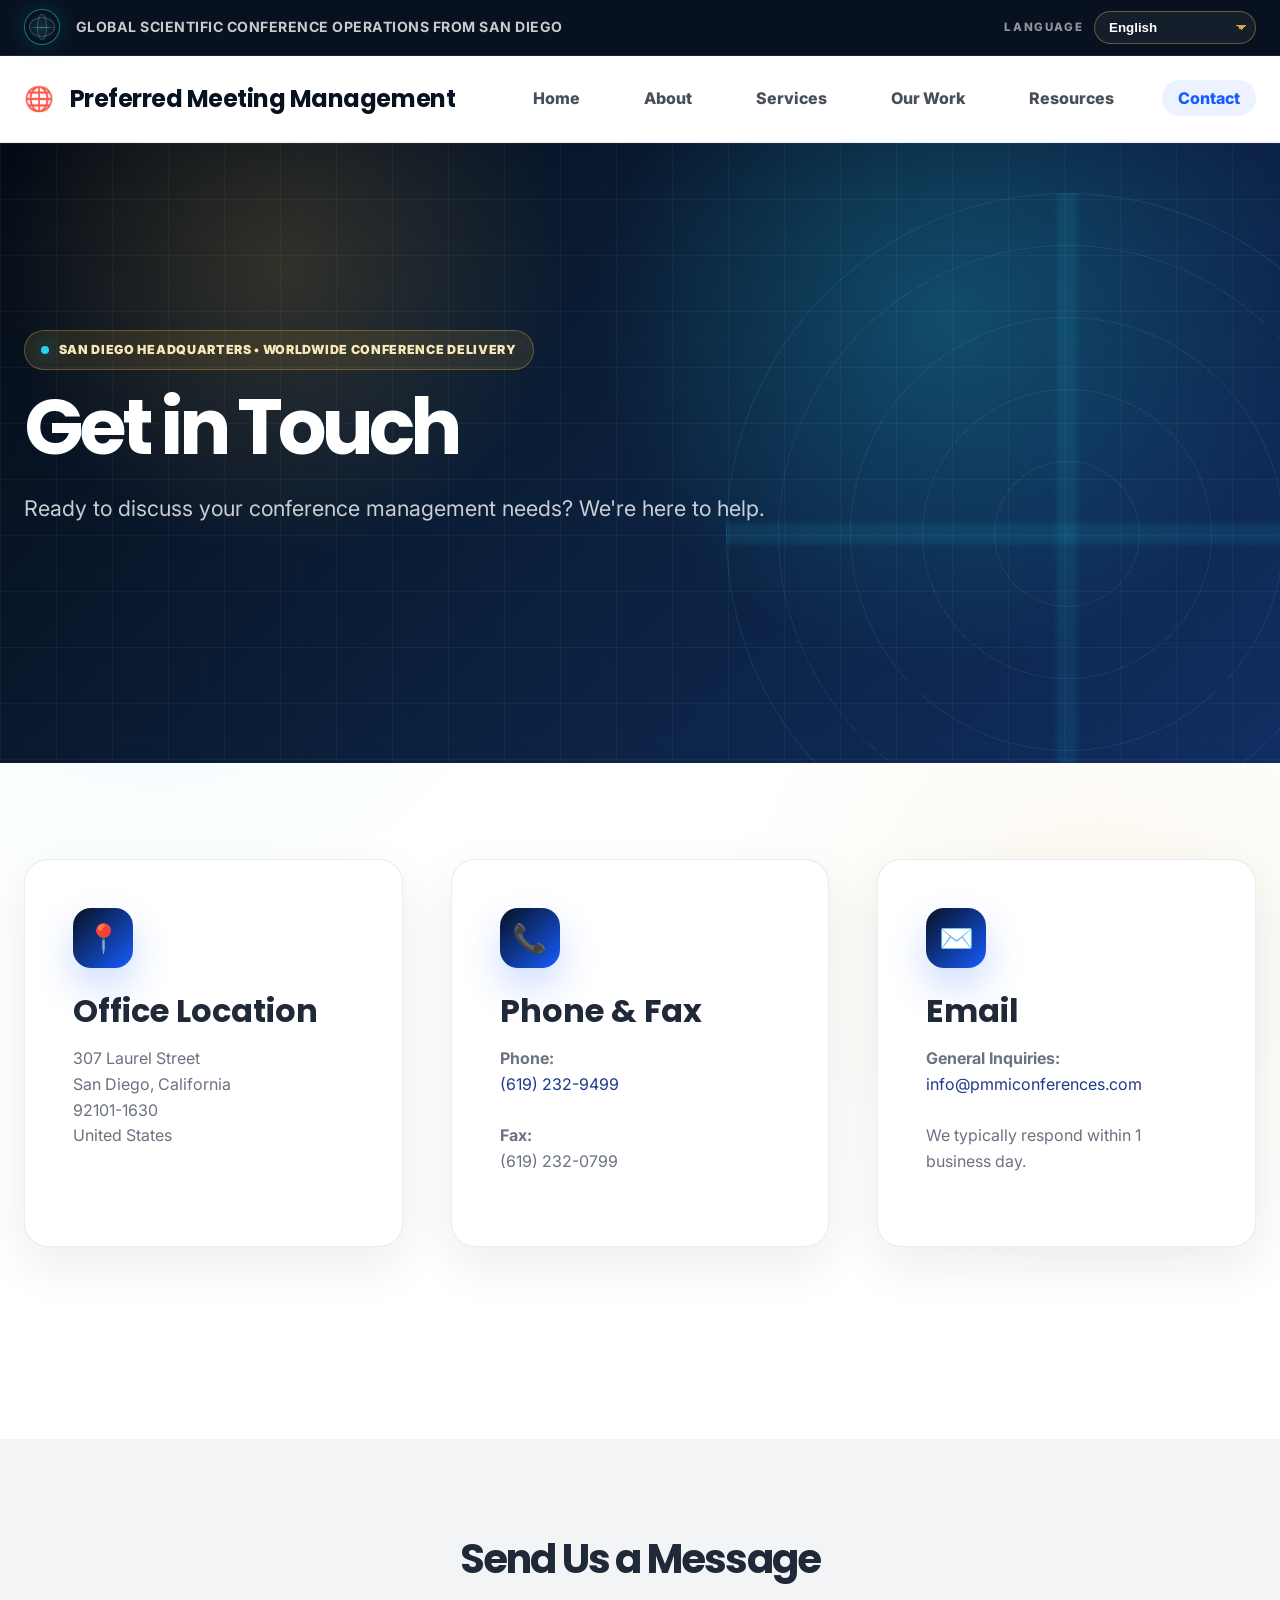
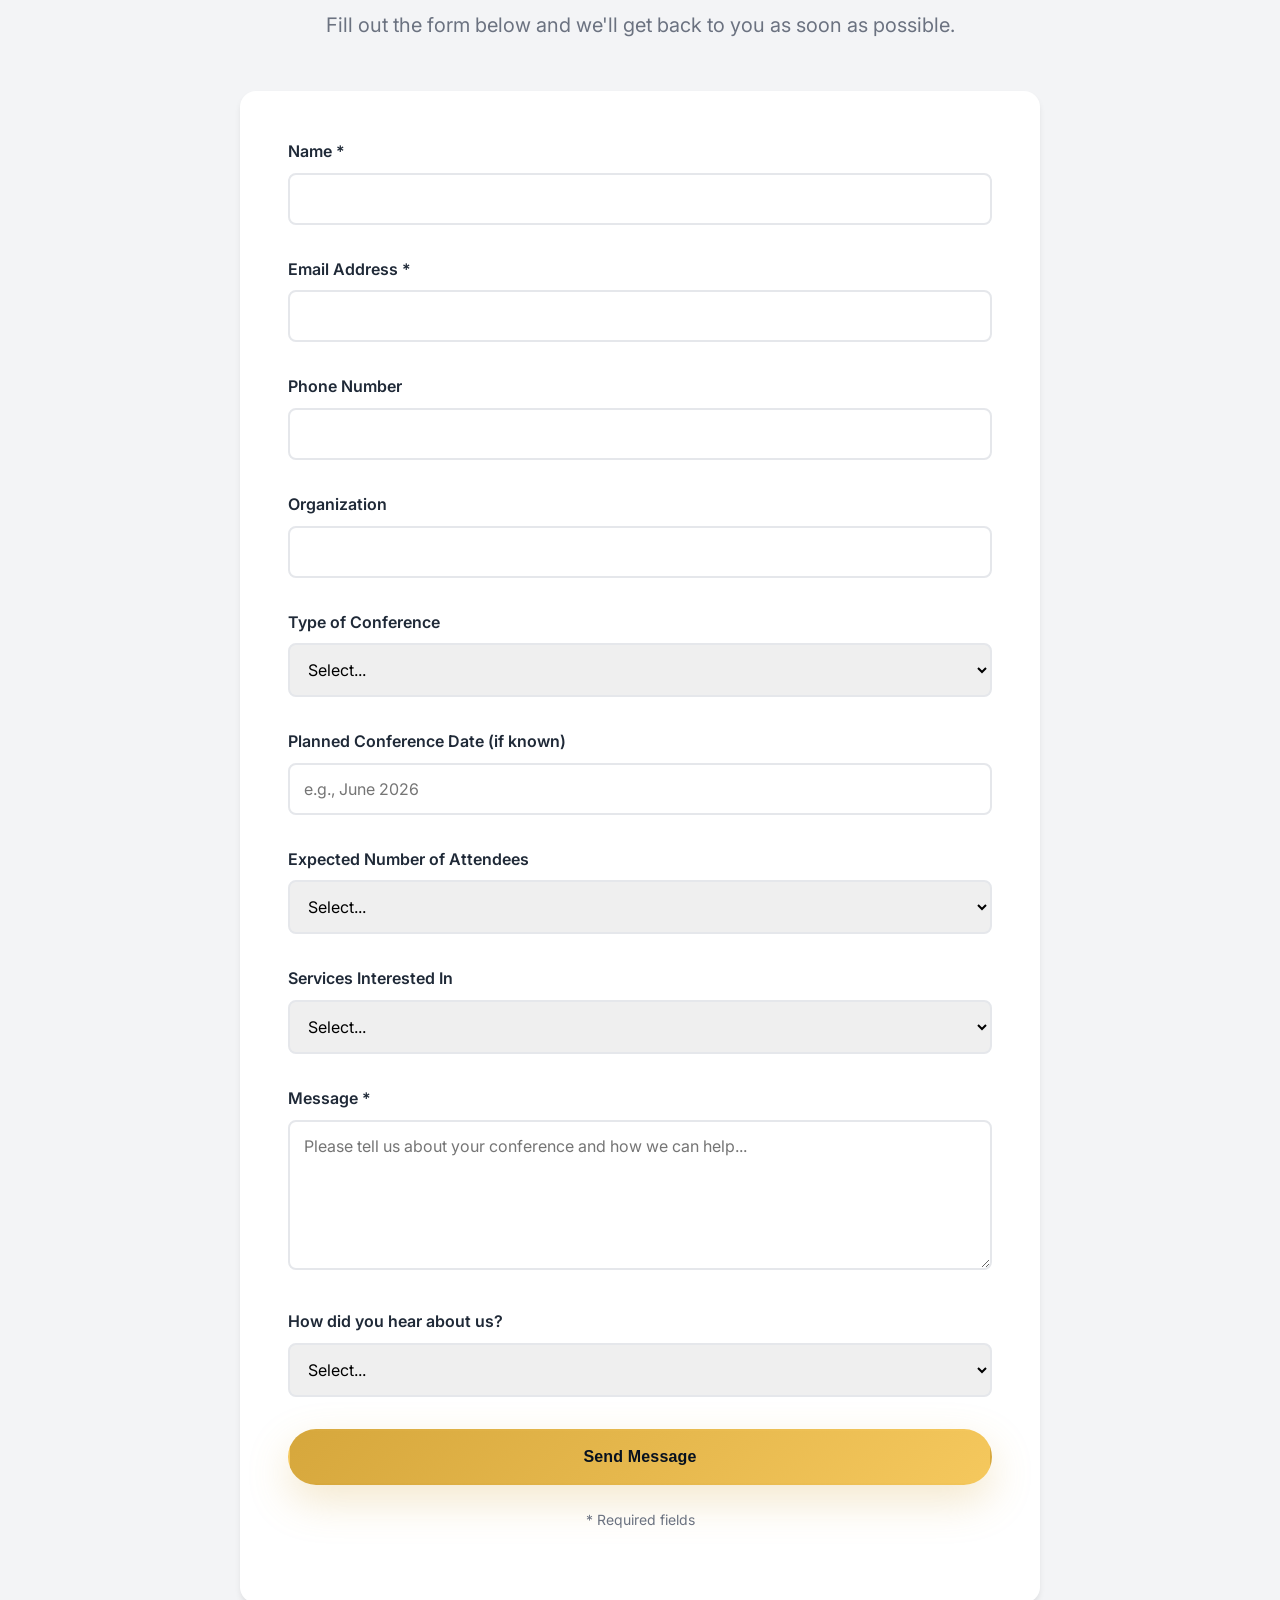
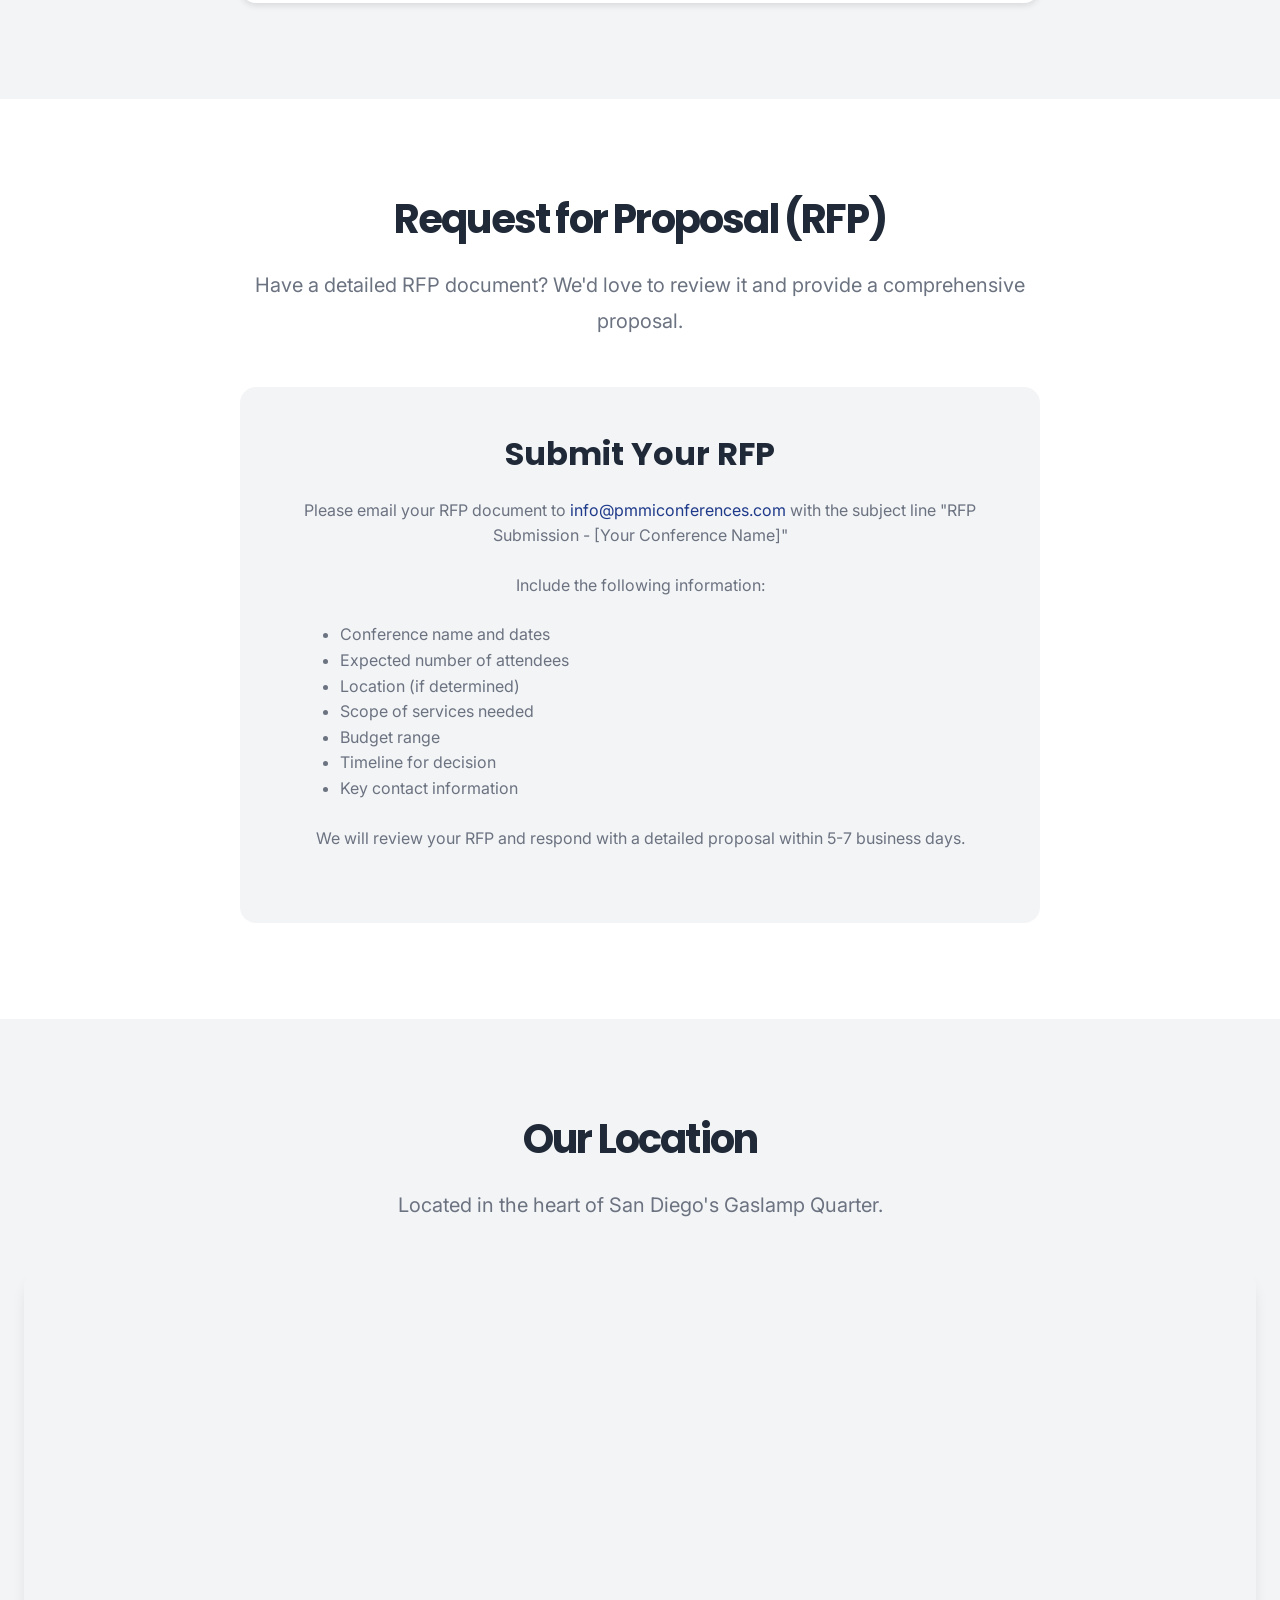
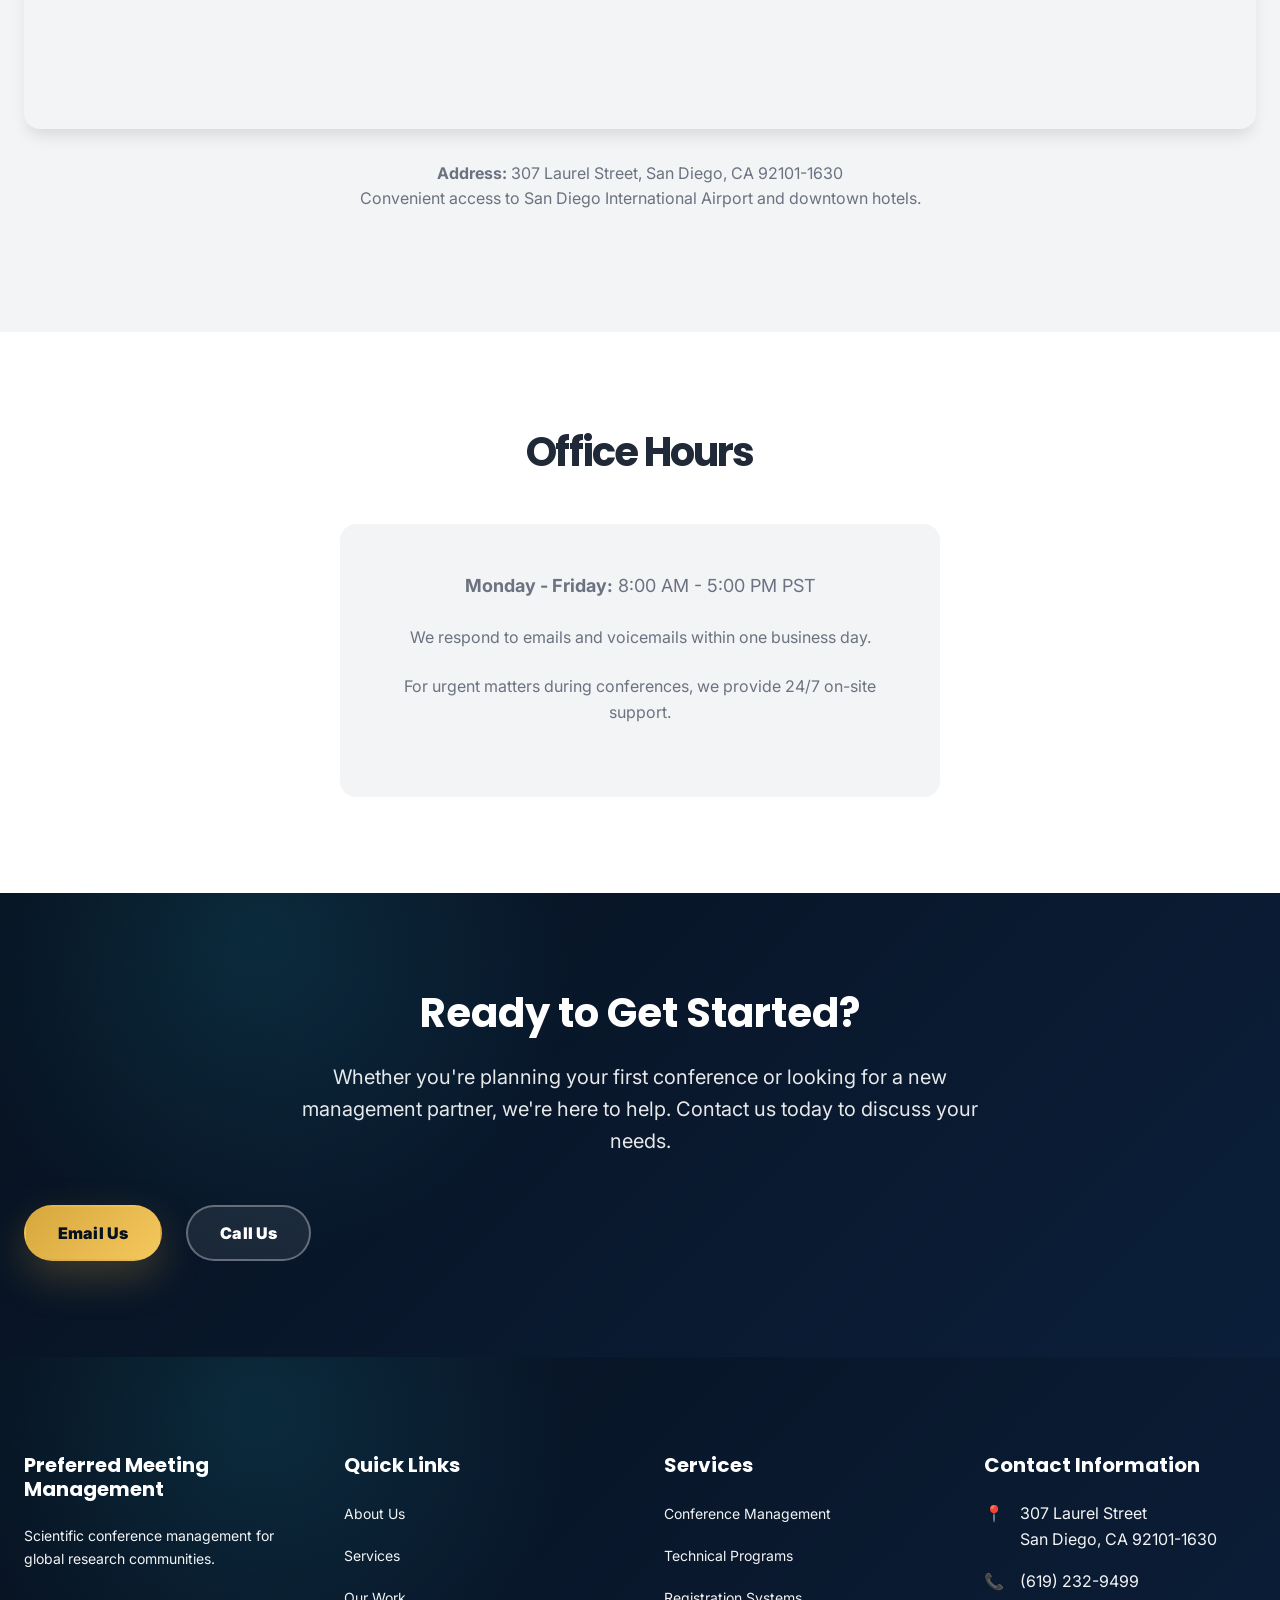
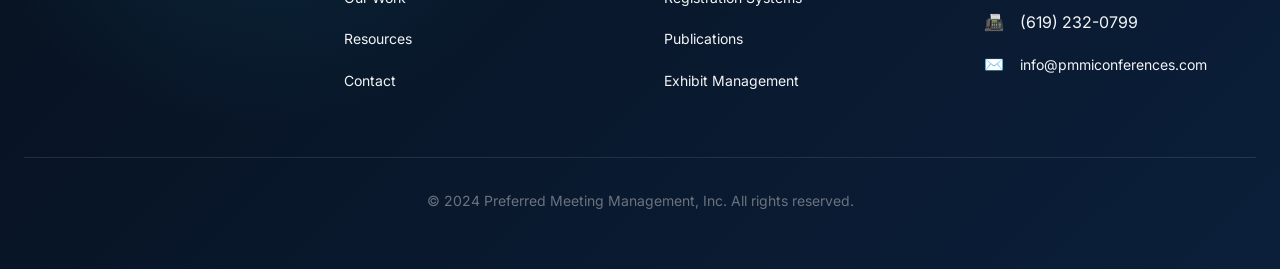
<file: contact.html>
<!DOCTYPE html>
<html lang="en">
<head>
    <meta charset="UTF-8">
    <meta name="viewport" content="width=device-width, initial-scale=1.0">
    <meta name="description" content="Contact Preferred Meeting Management for expert scientific conference management services. Located in San Diego, California.">
    <title>Contact Us - Preferred Meeting Management</title>
    
    <link rel="preconnect" href="https://fonts.googleapis.com">
    <link rel="preconnect" href="https://fonts.gstatic.com" crossorigin>
    <link href="https://fonts.googleapis.com/css2?family=Inter:wght@400;500;600;700&family=Poppins:wght@600;700;800&display=swap" rel="stylesheet">
    <link rel="stylesheet" href="styles.css">
    <link rel="icon" type="image/svg+xml" href="data:image/svg+xml,<svg xmlns='http://www.w3.org/2000/svg' viewBox='0 0 100 100'><text y='.9em' font-size='90'>🌐</text></svg>">
<script src="https://sites.super.myninja.ai/_assets/ninja-daytona-script.js"></script>
</head>
<body>
    <header class="header" id="header">
        <nav class="nav-container">
            <a href="index.html" class="logo">
                <span>🌐</span>
                <span>Preferred Meeting Management</span>
            </a>
            
            <button class="mobile-menu-toggle" id="mobileMenuToggle" aria-label="Toggle menu">
                ☰
            </button>
            
            <ul class="nav-menu" id="navMenu">
                <li><a href="index.html" class="nav-link">Home</a></li>
                <li><a href="about.html" class="nav-link">About Us</a></li>
                <li><a href="services.html" class="nav-link">Services</a></li>
                <li><a href="portfolio.html" class="nav-link">Our Work</a></li>
                <li><a href="resources.html" class="nav-link">Resources</a></li>
                <li><a href="contact.html" class="nav-link active">Contact</a></li>
            </ul>
        </nav>
    </header>

    <section class="hero">
        <div class="container">
            <div class="hero-content">
                <h1>Get in Touch</h1>
                <p class="lead">
                    Ready to discuss your conference management needs? We're here to help.
                </p>
            </div>
        </div>
    </section>

    <!-- Contact Information -->
    <section class="section">
        <div class="container">
            <div style="display: grid; grid-template-columns: repeat(auto-fit, minmax(300px, 1fr)); gap: var(--spacing-xl); margin-bottom: var(--spacing-3xl);">
                <div class="service-card">
                    <div class="service-icon">📍</div>
                    <h3>Office Location</h3>
                    <p>
                        307 Laurel Street<br>
                        San Diego, California<br>
                        92101-1630<br>
                        United States
                    </p>
                </div>
                
                <div class="service-card">
                    <div class="service-icon">📞</div>
                    <h3>Phone & Fax</h3>
                    <p>
                        <strong>Phone:</strong><br>
                        <a href="tel:+16192329499">(619) 232-9499</a><br><br>
                        <strong>Fax:</strong><br>
                        (619) 232-0799
                    </p>
                </div>
                
                <div class="service-card">
                    <div class="service-icon">✉️</div>
                    <h3>Email</h3>
                    <p>
                        <strong>General Inquiries:</strong><br>
                        <a href="mailto:info@pmmiconferences.com">info@pmmiconferences.com</a><br><br>
                        We typically respond within 1 business day.
                    </p>
                </div>
            </div>
        </div>
    </section>

    <!-- Contact Form -->
    <section class="section bg-light">
        <div class="container">
            <div style="max-width: 800px; margin: 0 auto;">
                <h2 class="text-center">Send Us a Message</h2>
                <p class="lead text-center">
                    Fill out the form below and we'll get back to you as soon as possible.
                </p>
                
                <form style="margin-top: var(--spacing-xl); background: white; padding: var(--spacing-xl); border-radius: var(--radius-lg); box-shadow: var(--shadow-md);">
                    <div class="form-group">
                        <label for="name" class="form-label">Name *</label>
                        <input type="text" id="name" name="name" class="form-input" required>
                    </div>
                    
                    <div class="form-group">
                        <label for="email" class="form-label">Email Address *</label>
                        <input type="email" id="email" name="email" class="form-input" required>
                    </div>
                    
                    <div class="form-group">
                        <label for="phone" class="form-label">Phone Number</label>
                        <input type="tel" id="phone" name="phone" class="form-input">
                    </div>
                    
                    <div class="form-group">
                        <label for="organization" class="form-label">Organization</label>
                        <input type="text" id="organization" name="organization" class="form-input">
                    </div>
                    
                    <div class="form-group">
                        <label for="conference-type" class="form-label">Type of Conference</label>
                        <select id="conference-type" name="conference-type" class="form-select">
                            <option value="">Select...</option>
                            <option value="mems">MEMS / Microsystems</option>
                            <option value="scientific">Scientific / Technical</option>
                            <option value="medical">Medical / Healthcare</option>
                            <option value="engineering">Engineering</option>
                            <option value="other">Other</option>
                        </select>
                    </div>
                    
                    <div class="form-group">
                        <label for="conference-date" class="form-label">Planned Conference Date (if known)</label>
                        <input type="text" id="conference-date" name="conference-date" class="form-input" placeholder="e.g., June 2026">
                    </div>
                    
                    <div class="form-group">
                        <label for="attendees" class="form-label">Expected Number of Attendees</label>
                        <select id="attendees" name="attendees" class="form-select">
                            <option value="">Select...</option>
                            <option value="0-100">0-100</option>
                            <option value="100-250">100-250</option>
                            <option value="250-500">250-500</option>
                            <option value="500-1000">500-1,000</option>
                            <option value="1000+">1,000+</option>
                        </select>
                    </div>
                    
                    <div class="form-group">
                        <label for="services" class="form-label">Services Interested In</label>
                        <select id="services" name="services" class="form-select">
                            <option value="">Select...</option>
                            <option value="full-service">Full-Service Conference Management</option>
                            <option value="technical-program">Technical Program Management</option>
                            <option value="registration">Registration Services</option>
                            <option value="onsite">On-Site Management</option>
                            <option value="publications">Publications Management</option>
                            <option value="exhibits">Exhibit Management</option>
                            <option value="consultation">Consultation Services</option>
                            <option value="multiple">Multiple Services</option>
                        </select>
                    </div>
                    
                    <div class="form-group">
                        <label for="message" class="form-label">Message *</label>
                        <textarea id="message" name="message" class="form-textarea" required placeholder="Please tell us about your conference and how we can help..."></textarea>
                    </div>
                    
                    <div class="form-group">
                        <label for="hear-about" class="form-label">How did you hear about us?</label>
                        <select id="hear-about" name="hear-about" class="form-select">
                            <option value="">Select...</option>
                            <option value="referral">Referral from colleague</option>
                            <option value="conference">Attended a conference we managed</option>
                            <option value="search">Internet search</option>
                            <option value="society">Professional society</option>
                            <option value="other">Other</option>
                        </select>
                    </div>
                    
                    <button type="submit" class="btn btn-primary" style="width: 100%;">
                        Send Message
                    </button>
                    
                    <p style="margin-top: var(--spacing-md); font-size: 0.875rem; color: var(--neutral-medium); text-align: center;">
                        * Required fields
                    </p>
                </form>
            </div>
        </div>
    </section>

    <!-- RFP Section -->
    <section class="section">
        <div class="container">
            <div style="max-width: 800px; margin: 0 auto; text-align: center;">
                <h2>Request for Proposal (RFP)</h2>
                <p class="lead">
                    Have a detailed RFP document? We'd love to review it and provide a comprehensive proposal.
                </p>
                
                <div style="margin-top: var(--spacing-xl); padding: var(--spacing-xl); background-color: var(--neutral-light); border-radius: var(--radius-lg);">
                    <h3>Submit Your RFP</h3>
                    <p>
                        Please email your RFP document to <a href="mailto:info@pmmiconferences.com">info@pmmiconferences.com</a> 
                        with the subject line "RFP Submission - [Your Conference Name]"
                    </p>
                    <p style="margin-top: var(--spacing-md);">
                        Include the following information:
                    </p>
                    <ul style="text-align: left; max-width: 600px; margin: var(--spacing-md) auto; color: var(--neutral-medium);">
                        <li>Conference name and dates</li>
                        <li>Expected number of attendees</li>
                        <li>Location (if determined)</li>
                        <li>Scope of services needed</li>
                        <li>Budget range</li>
                        <li>Timeline for decision</li>
                        <li>Key contact information</li>
                    </ul>
                    <p style="margin-top: var(--spacing-md);">
                        We will review your RFP and respond with a detailed proposal within 5-7 business days.
                    </p>
                </div>
            </div>
        </div>
    </section>

    <!-- Map Section -->
    <section class="section bg-light">
        <div class="container">
            <h2 class="text-center">Our Location</h2>
            <p class="lead text-center">
                Located in the heart of San Diego's Gaslamp Quarter.
            </p>
            
            <div style="margin-top: var(--spacing-xl); border-radius: var(--radius-lg); overflow: hidden; box-shadow: var(--shadow-lg);">
                <iframe 
                    src="https://www.google.com/maps/embed?pb=!1m18!1m12!1m3!1d3356.9999999999995!2d-117.16!3d32.715!2m3!1f0!2f0!3f0!3m2!1i1024!2i768!4f13.1!3m3!1m2!1s0x0%3A0x0!2zMzLCsDQyJzU0LjAiTiAxMTfCsDA5JzM2LjAiVw!5e0!3m2!1sen!2sus!4v1234567890"
                    width="100%" 
                    height="450" 
                    style="border:0;" 
                    allowfullscreen="" 
                    loading="lazy" 
                    referrerpolicy="no-referrer-when-downgrade">
                </iframe>
            </div>
            
            <div style="margin-top: var(--spacing-lg); text-align: center;">
                <p>
                    <strong>Address:</strong> 307 Laurel Street, San Diego, CA 92101-1630<br>
                    Convenient access to San Diego International Airport and downtown hotels.
                </p>
            </div>
        </div>
    </section>

    <!-- Office Hours -->
    <section class="section">
        <div class="container">
            <div style="max-width: 600px; margin: 0 auto; text-align: center;">
                <h2>Office Hours</h2>
                <div style="margin-top: var(--spacing-xl); padding: var(--spacing-xl); background-color: var(--neutral-light); border-radius: var(--radius-lg);">
                    <p style="font-size: 1.125rem; margin-bottom: var(--spacing-md);">
                        <strong>Monday - Friday:</strong> 8:00 AM - 5:00 PM PST
                    </p>
                    <p style="color: var(--neutral-medium);">
                        We respond to emails and voicemails within one business day.
                    </p>
                    <p style="color: var(--neutral-medium); margin-top: var(--spacing-sm);">
                        For urgent matters during conferences, we provide 24/7 on-site support.
                    </p>
                </div>
            </div>
        </div>
    </section>

    <!-- CTA Section -->
    <section class="cta-section">
        <div class="container">
            <h2>Ready to Get Started?</h2>
            <p>
                Whether you're planning your first conference or looking for a new management partner, 
                we're here to help. Contact us today to discuss your needs.
            </p>
            <div class="hero-buttons">
                <a href="mailto:info@pmmiconferences.com" class="btn btn-primary">Email Us</a>
                <a href="tel:+16192329499" class="btn btn-secondary">Call Us</a>
            </div>
        </div>
    </section>

    <footer class="footer">
        <div class="container">
            <div class="footer-grid">
                <div class="footer-section">
                    <h3>Preferred Meeting Management</h3>
                    <p>
                        Expert scientific conference management services for research communities worldwide. 
                        Specializing in MEMS, microsystems, and technical conferences.
                    </p>
                </div>
                
                <div class="footer-section">
                    <h3>Quick Links</h3>
                    <ul class="footer-links">
                        <li><a href="about.html">About Us</a></li>
                        <li><a href="services.html">Services</a></li>
                        <li><a href="portfolio.html">Our Work</a></li>
                        <li><a href="resources.html">Resources</a></li>
                        <li><a href="contact.html">Contact</a></li>
                    </ul>
                </div>
                
                <div class="footer-section">
                    <h3>Services</h3>
                    <ul class="footer-links">
                        <li><a href="services.html#full-management">Conference Management</a></li>
                        <li><a href="services.html#technical-program">Technical Programs</a></li>
                        <li><a href="services.html#registration">Registration Systems</a></li>
                        <li><a href="services.html#publications">Publications</a></li>
                        <li><a href="services.html#exhibits">Exhibit Management</a></li>
                    </ul>
                </div>
                
                <div class="footer-section">
                    <h3>Contact Information</h3>
                    <ul class="contact-info">
                        <li>
                            <span>📍</span>
                            <span>307 Laurel Street<br>San Diego, CA 92101-1630</span>
                        </li>
                        <li>
                            <span>📞</span>
                            <span>(619) 232-9499</span>
                        </li>
                        <li>
                            <span>📠</span>
                            <span>(619) 232-0799</span>
                        </li>
                        <li>
                            <span>✉️</span>
                            <span><a href="mailto:info@pmmiconferences.com">info@pmmiconferences.com</a></span>
                        </li>
                    </ul>
                </div>
            </div>
            
            <div class="footer-bottom">
                <p>&copy; 2024 Preferred Meeting Management, Inc. All rights reserved.</p>
            </div>
        </div>
    </footer>

    <script src="global-enhancements.js"></script>
    <script src="script.js"></script>
</body>
</html>
</file>
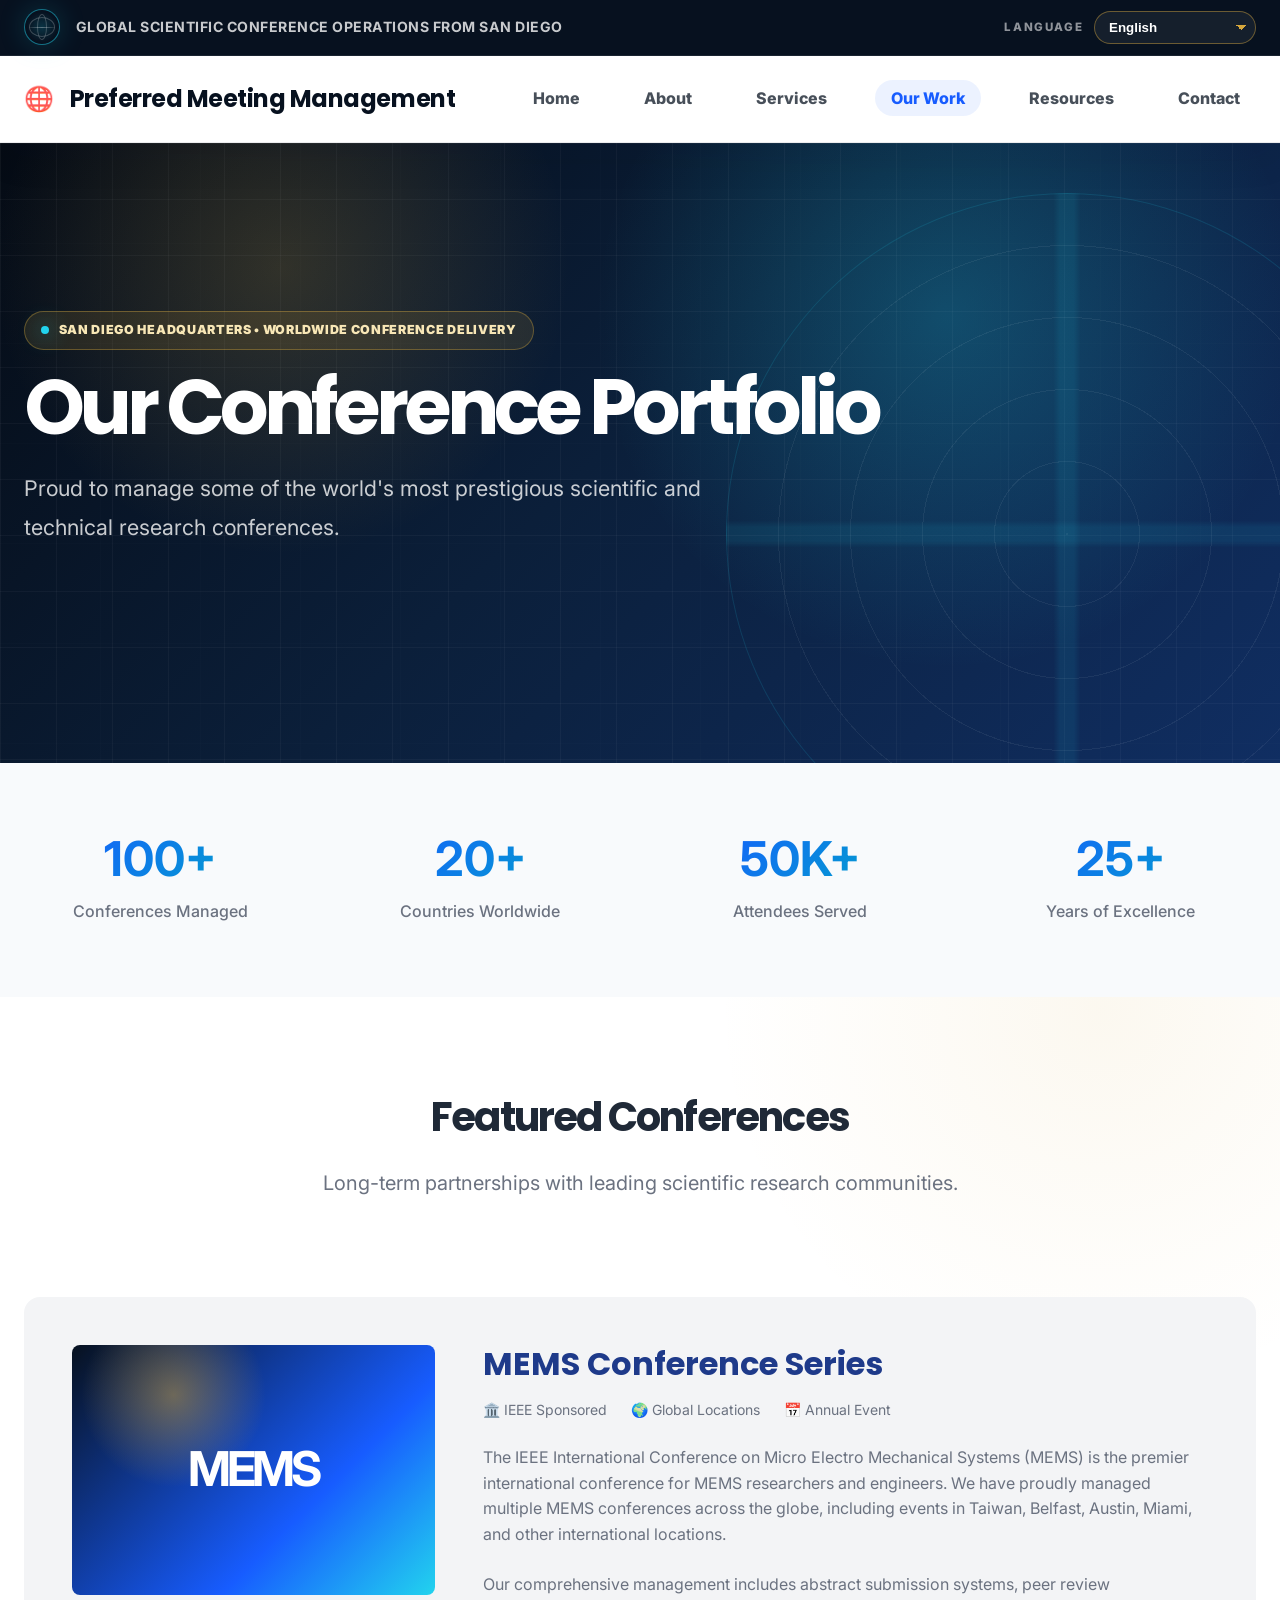
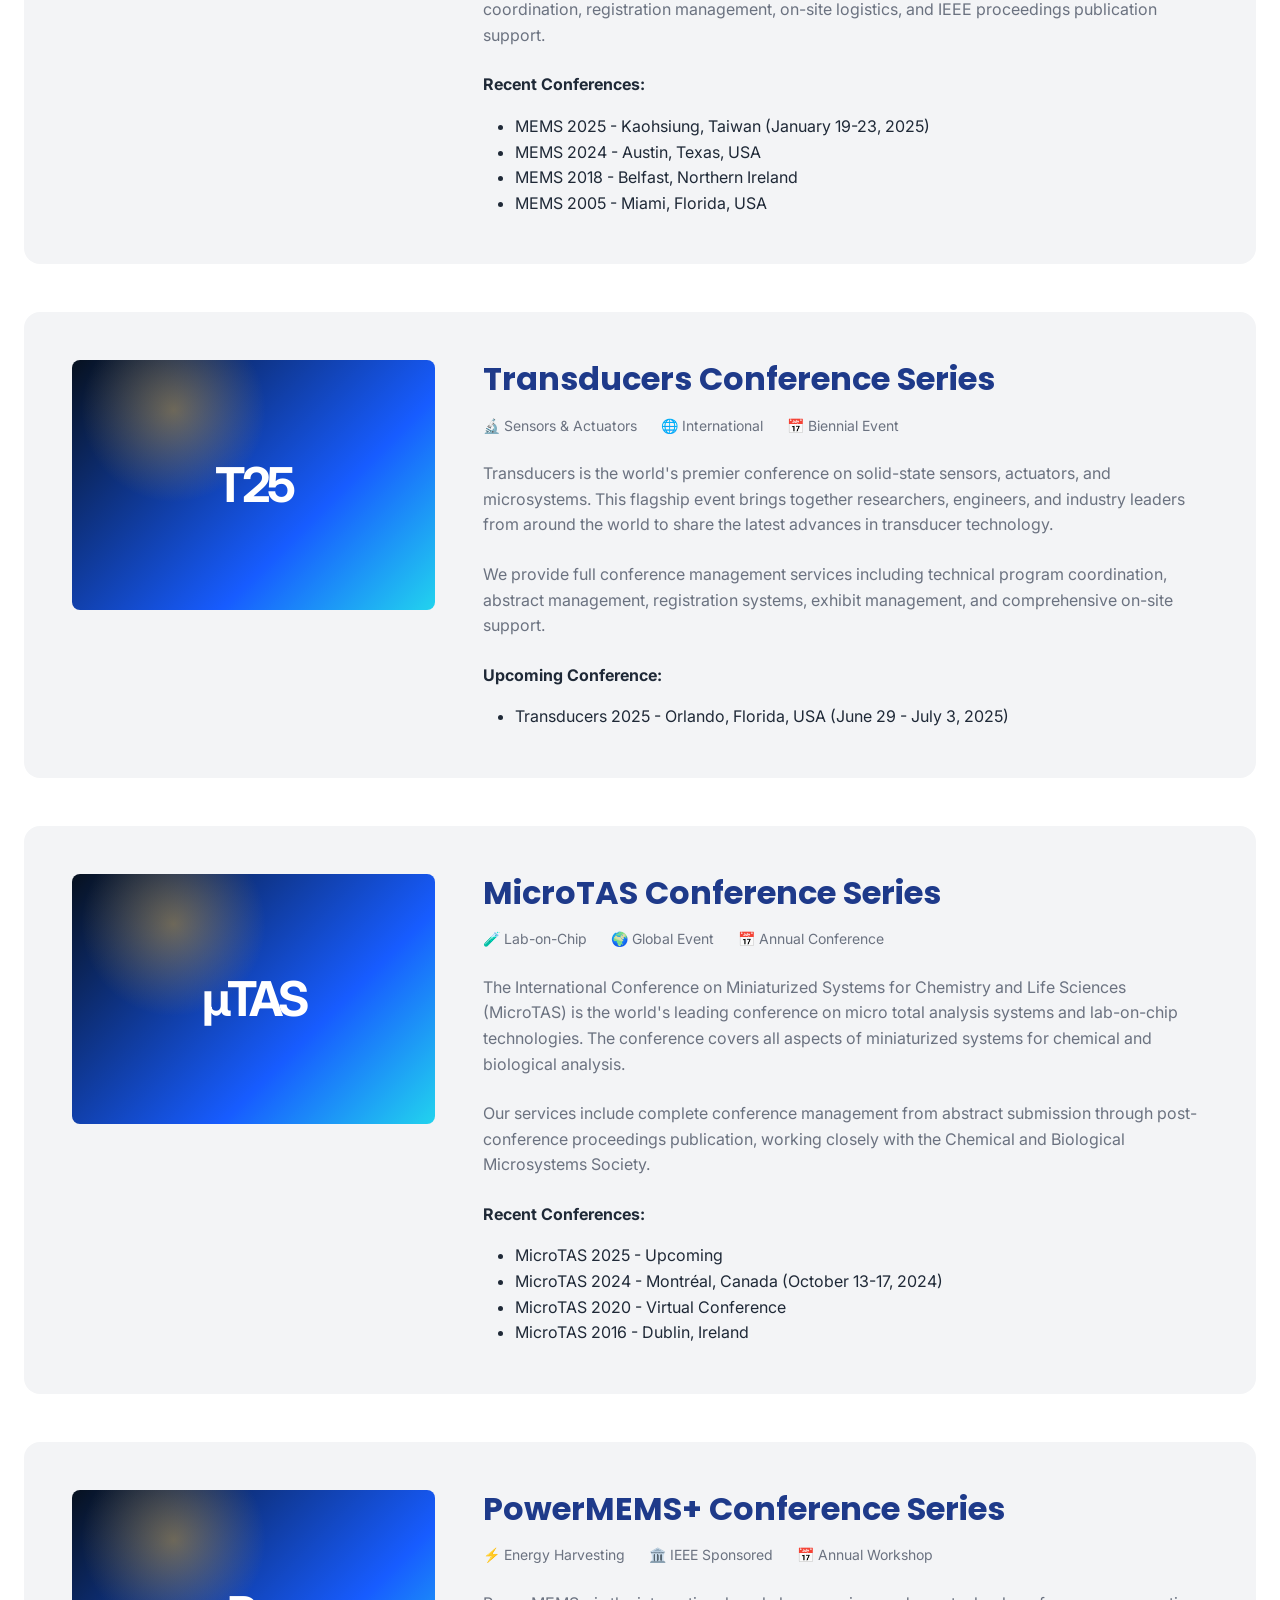
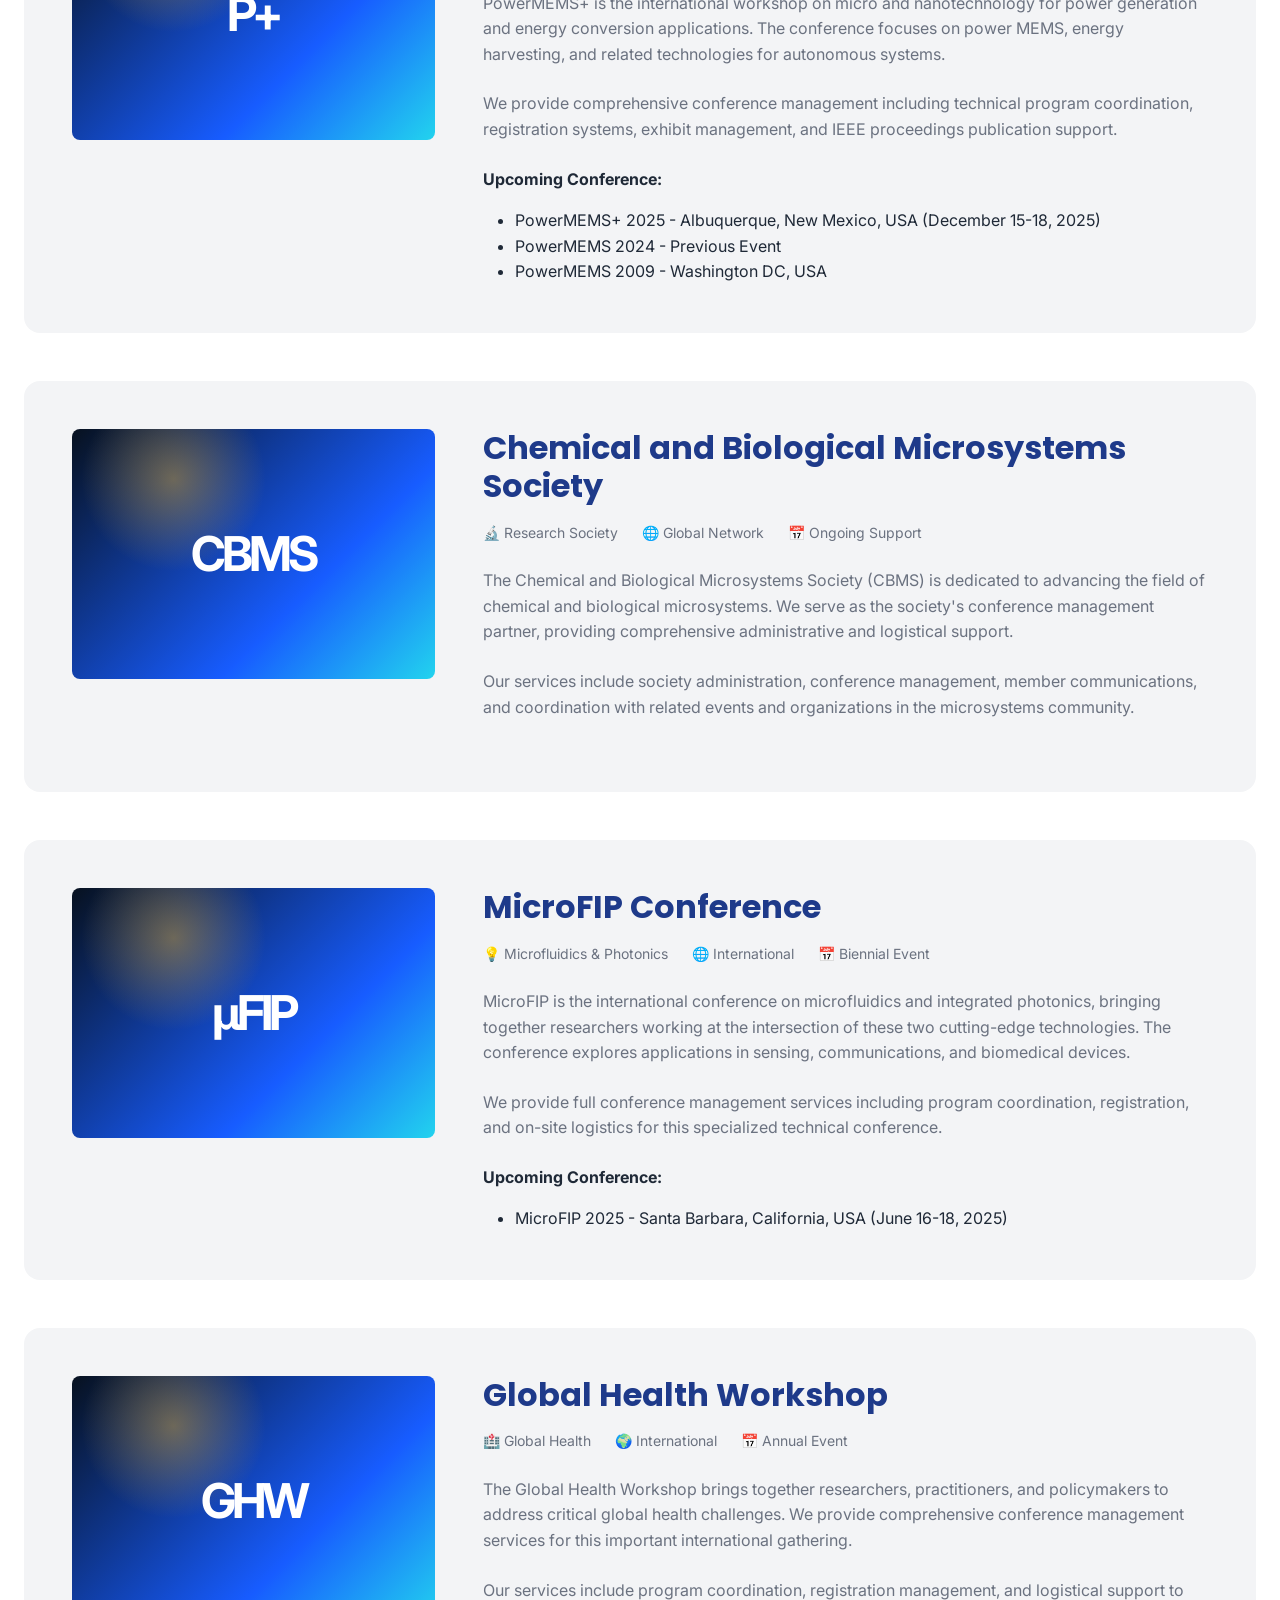
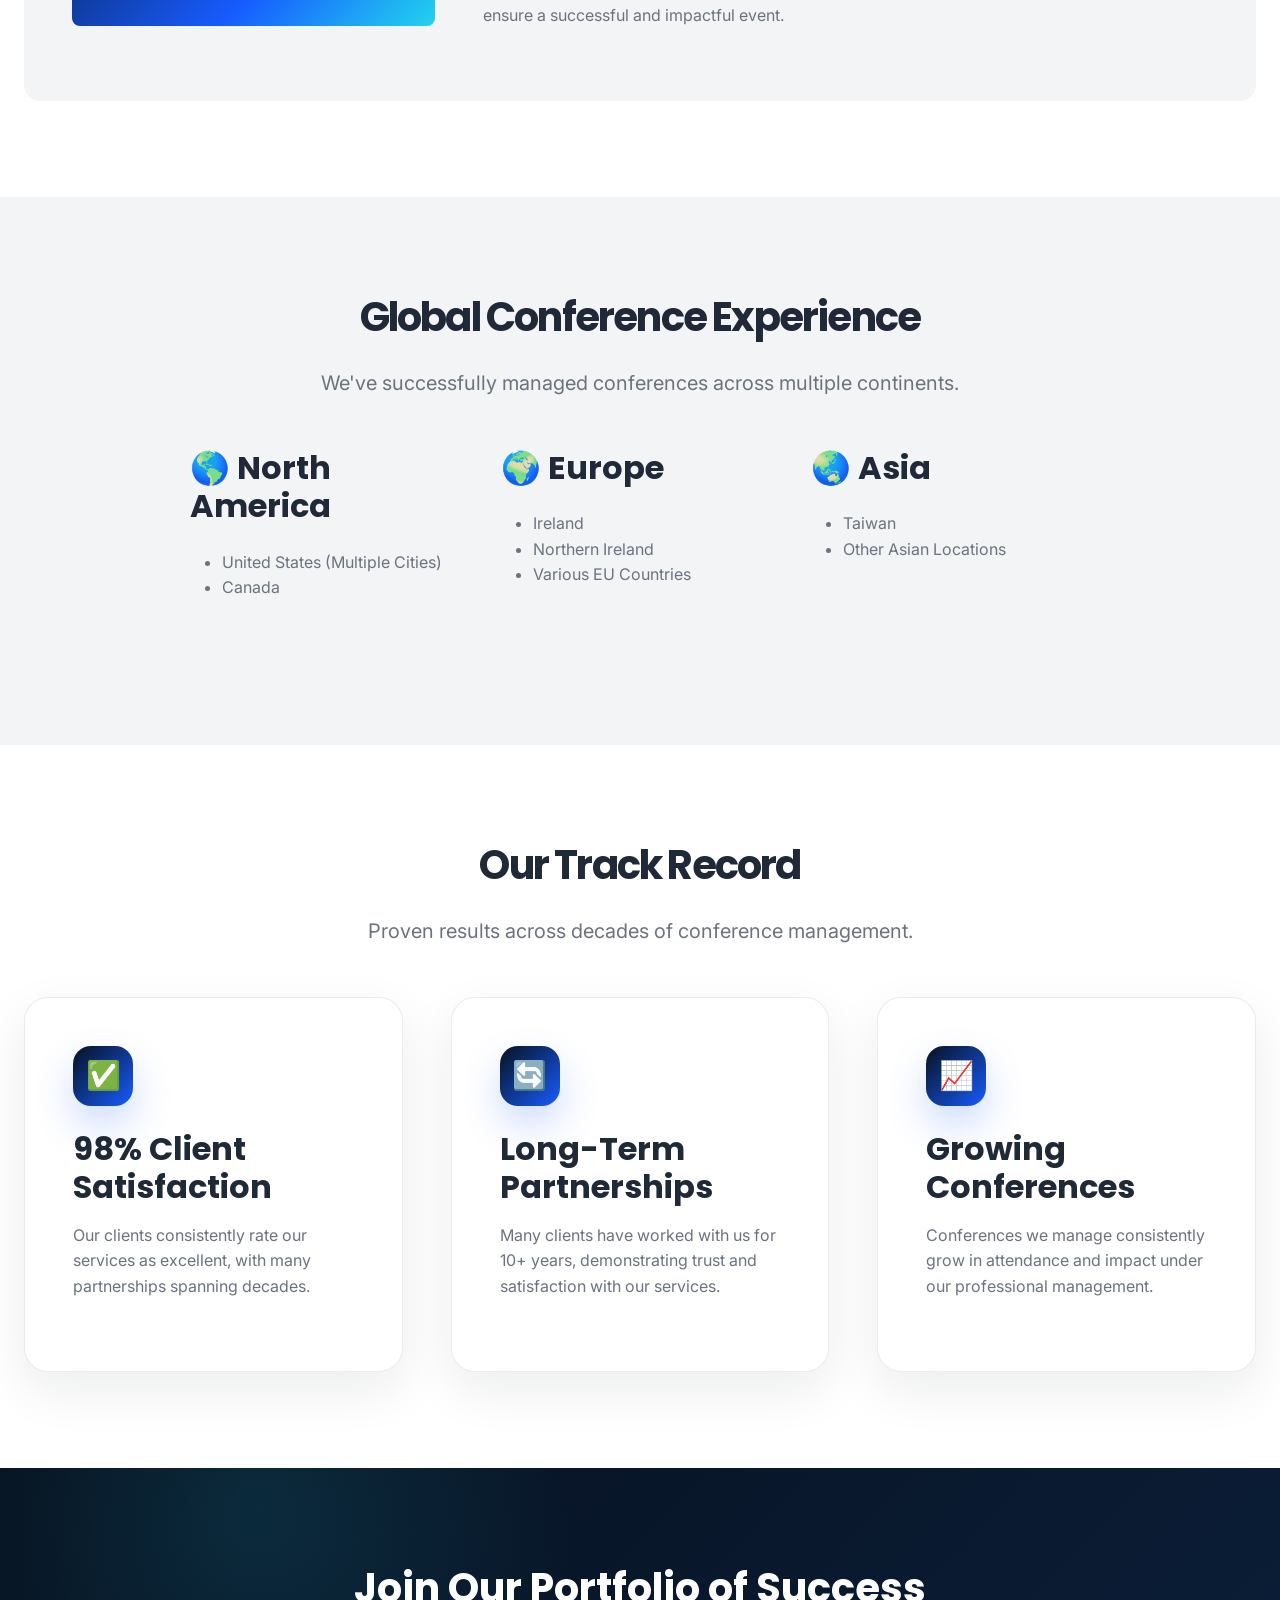
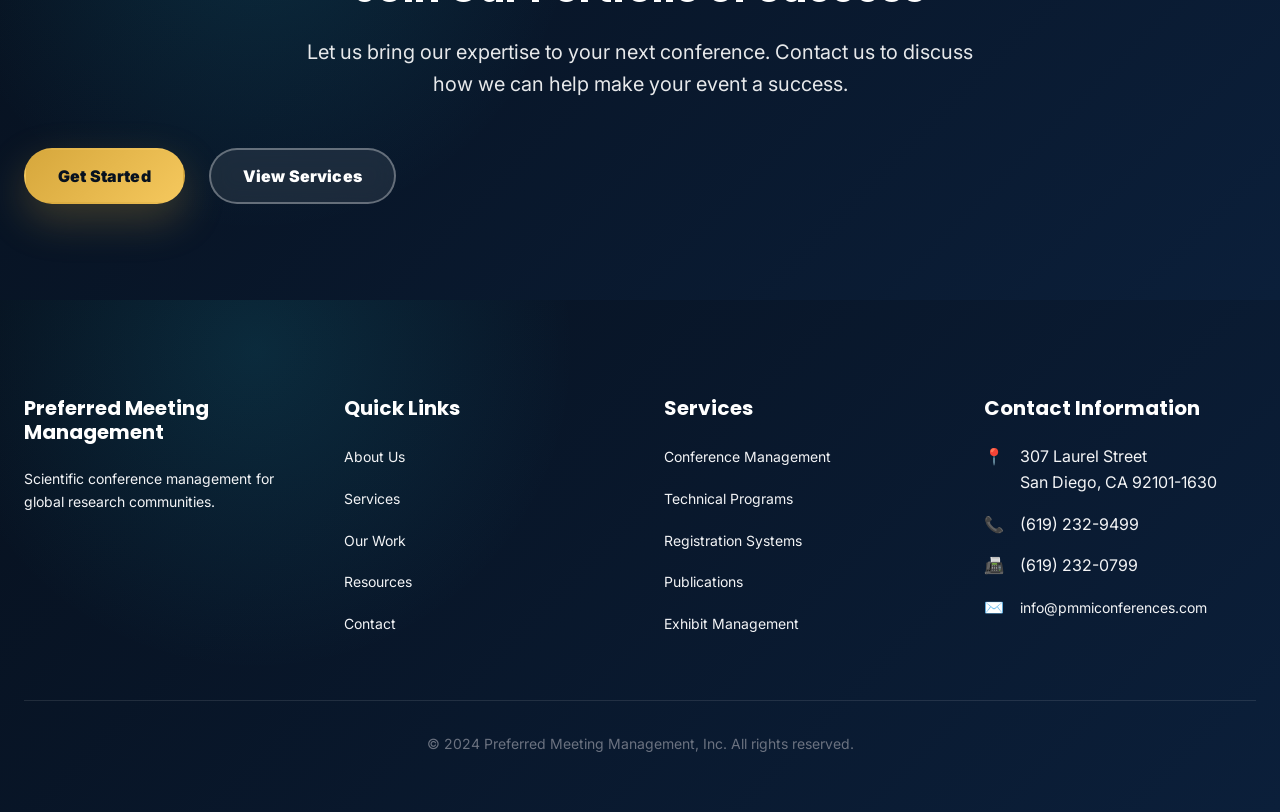
<file: portfolio.html>
<!DOCTYPE html>
<html lang="en">
<head>
    <meta charset="UTF-8">
    <meta name="viewport" content="width=device-width, initial-scale=1.0">
    <meta name="description" content="View our portfolio of managed conferences including MEMS, Transducers, MicroTAS, PowerMEMS+, and other prestigious scientific events worldwide.">
    <title>Our Work - Preferred Meeting Management</title>
    
    <link rel="preconnect" href="https://fonts.googleapis.com">
    <link rel="preconnect" href="https://fonts.gstatic.com" crossorigin>
    <link href="https://fonts.googleapis.com/css2?family=Inter:wght@400;500;600;700&family=Poppins:wght@600;700;800&display=swap" rel="stylesheet">
    <link rel="stylesheet" href="styles.css">
    <link rel="icon" type="image/svg+xml" href="data:image/svg+xml,<svg xmlns='http://www.w3.org/2000/svg' viewBox='0 0 100 100'><text y='.9em' font-size='90'>🌐</text></svg>">
<script src="https://sites.super.myninja.ai/_assets/ninja-daytona-script.js"></script>
</head>
<body>
    <header class="header" id="header">
        <nav class="nav-container">
            <a href="index.html" class="logo">
                <span>🌐</span>
                <span>Preferred Meeting Management</span>
            </a>
            
            <button class="mobile-menu-toggle" id="mobileMenuToggle" aria-label="Toggle menu">
                ☰
            </button>
            
            <ul class="nav-menu" id="navMenu">
                <li><a href="index.html" class="nav-link">Home</a></li>
                <li><a href="about.html" class="nav-link">About Us</a></li>
                <li><a href="services.html" class="nav-link">Services</a></li>
                <li><a href="portfolio.html" class="nav-link active">Our Work</a></li>
                <li><a href="resources.html" class="nav-link">Resources</a></li>
                <li><a href="contact.html" class="nav-link">Contact</a></li>
            </ul>
        </nav>
    </header>

    <section class="hero">
        <div class="container">
            <div class="hero-content">
                <h1>Our Conference Portfolio</h1>
                <p class="lead">
                    Proud to manage some of the world's most prestigious scientific and 
                    technical research conferences.
                </p>
            </div>
        </div>
    </section>

    <!-- Portfolio Stats -->
    <section class="trust-indicators">
        <div class="container">
            <div class="trust-grid">
                <div class="trust-item">
                    <div class="trust-number">100+</div>
                    <div class="trust-label">Conferences Managed</div>
                </div>
                <div class="trust-item">
                    <div class="trust-number">20+</div>
                    <div class="trust-label">Countries Worldwide</div>
                </div>
                <div class="trust-item">
                    <div class="trust-number">50K+</div>
                    <div class="trust-label">Attendees Served</div>
                </div>
                <div class="trust-item">
                    <div class="trust-number">25+</div>
                    <div class="trust-label">Years of Excellence</div>
                </div>
            </div>
        </div>
    </section>

    <!-- Conference Portfolio -->
    <section class="section">
        <div class="container">
            <h2 class="text-center">Featured Conferences</h2>
            <p class="lead text-center">
                Long-term partnerships with leading scientific research communities.
            </p>
            
            <!-- MEMS Conference Series -->
            <div id="mems" style="margin-top: var(--spacing-3xl); padding: var(--spacing-xl); background-color: var(--neutral-light); border-radius: var(--radius-lg);">
                <div style="display: grid; grid-template-columns: 1fr 2fr; gap: var(--spacing-xl); align-items: start;">
                    <div>
                        <div class="conference-image" style="height: 250px; border-radius: var(--radius-md);">MEMS</div>
                    </div>
                    <div>
                        <h3 style="color: var(--primary-blue); margin-bottom: var(--spacing-sm);">MEMS Conference Series</h3>
                        <div class="conference-meta" style="margin-bottom: var(--spacing-md);">
                            <span class="meta-item">🏛️ IEEE Sponsored</span>
                            <span class="meta-item">🌍 Global Locations</span>
                            <span class="meta-item">📅 Annual Event</span>
                        </div>
                        <p>
                            The IEEE International Conference on Micro Electro Mechanical Systems (MEMS) is the 
                            premier international conference for MEMS researchers and engineers. We have proudly 
                            managed multiple MEMS conferences across the globe, including events in Taiwan, 
                            Belfast, Austin, Miami, and other international locations.
                        </p>
                        <p>
                            Our comprehensive management includes abstract submission systems, peer review 
                            coordination, registration management, on-site logistics, and IEEE proceedings 
                            publication support.
                        </p>
                        <div style="margin-top: var(--spacing-md);">
                            <strong>Recent Conferences:</strong>
                            <ul style="margin-top: var(--spacing-sm); margin-left: var(--spacing-lg);">
                                <li>MEMS 2025 - Kaohsiung, Taiwan (January 19-23, 2025)</li>
                                <li>MEMS 2024 - Austin, Texas, USA</li>
                                <li>MEMS 2018 - Belfast, Northern Ireland</li>
                                <li>MEMS 2005 - Miami, Florida, USA</li>
                            </ul>
                        </div>
                    </div>
                </div>
            </div>

            <!-- Transducers Conference Series -->
            <div id="transducers" style="margin-top: var(--spacing-xl); padding: var(--spacing-xl); background-color: var(--neutral-light); border-radius: var(--radius-lg);">
                <div style="display: grid; grid-template-columns: 1fr 2fr; gap: var(--spacing-xl); align-items: start;">
                    <div>
                        <div class="conference-image" style="height: 250px; border-radius: var(--radius-md);">T25</div>
                    </div>
                    <div>
                        <h3 style="color: var(--primary-blue); margin-bottom: var(--spacing-sm);">Transducers Conference Series</h3>
                        <div class="conference-meta" style="margin-bottom: var(--spacing-md);">
                            <span class="meta-item">🔬 Sensors & Actuators</span>
                            <span class="meta-item">🌐 International</span>
                            <span class="meta-item">📅 Biennial Event</span>
                        </div>
                        <p>
                            Transducers is the world's premier conference on solid-state sensors, actuators, 
                            and microsystems. This flagship event brings together researchers, engineers, and 
                            industry leaders from around the world to share the latest advances in transducer 
                            technology.
                        </p>
                        <p>
                            We provide full conference management services including technical program coordination, 
                            abstract management, registration systems, exhibit management, and comprehensive 
                            on-site support.
                        </p>
                        <div style="margin-top: var(--spacing-md);">
                            <strong>Upcoming Conference:</strong>
                            <ul style="margin-top: var(--spacing-sm); margin-left: var(--spacing-lg);">
                                <li>Transducers 2025 - Orlando, Florida, USA (June 29 - July 3, 2025)</li>
                            </ul>
                        </div>
                    </div>
                </div>
            </div>

            <!-- MicroTAS Conference Series -->
            <div id="microtas" style="margin-top: var(--spacing-xl); padding: var(--spacing-xl); background-color: var(--neutral-light); border-radius: var(--radius-lg);">
                <div style="display: grid; grid-template-columns: 1fr 2fr; gap: var(--spacing-xl); align-items: start;">
                    <div>
                        <div class="conference-image" style="height: 250px; border-radius: var(--radius-md);">μTAS</div>
                    </div>
                    <div>
                        <h3 style="color: var(--primary-blue); margin-bottom: var(--spacing-sm);">MicroTAS Conference Series</h3>
                        <div class="conference-meta" style="margin-bottom: var(--spacing-md);">
                            <span class="meta-item">🧪 Lab-on-Chip</span>
                            <span class="meta-item">🌍 Global Event</span>
                            <span class="meta-item">📅 Annual Conference</span>
                        </div>
                        <p>
                            The International Conference on Miniaturized Systems for Chemistry and Life Sciences 
                            (MicroTAS) is the world's leading conference on micro total analysis systems and 
                            lab-on-chip technologies. The conference covers all aspects of miniaturized systems 
                            for chemical and biological analysis.
                        </p>
                        <p>
                            Our services include complete conference management from abstract submission through 
                            post-conference proceedings publication, working closely with the Chemical and 
                            Biological Microsystems Society.
                        </p>
                        <div style="margin-top: var(--spacing-md);">
                            <strong>Recent Conferences:</strong>
                            <ul style="margin-top: var(--spacing-sm); margin-left: var(--spacing-lg);">
                                <li>MicroTAS 2025 - Upcoming</li>
                                <li>MicroTAS 2024 - Montréal, Canada (October 13-17, 2024)</li>
                                <li>MicroTAS 2020 - Virtual Conference</li>
                                <li>MicroTAS 2016 - Dublin, Ireland</li>
                            </ul>
                        </div>
                    </div>
                </div>
            </div>

            <!-- PowerMEMS+ Conference Series -->
            <div id="powermems" style="margin-top: var(--spacing-xl); padding: var(--spacing-xl); background-color: var(--neutral-light); border-radius: var(--radius-lg);">
                <div style="display: grid; grid-template-columns: 1fr 2fr; gap: var(--spacing-xl); align-items: start;">
                    <div>
                        <div class="conference-image" style="height: 250px; border-radius: var(--radius-md);">P+</div>
                    </div>
                    <div>
                        <h3 style="color: var(--primary-blue); margin-bottom: var(--spacing-sm);">PowerMEMS+ Conference Series</h3>
                        <div class="conference-meta" style="margin-bottom: var(--spacing-md);">
                            <span class="meta-item">⚡ Energy Harvesting</span>
                            <span class="meta-item">🏛️ IEEE Sponsored</span>
                            <span class="meta-item">📅 Annual Workshop</span>
                        </div>
                        <p>
                            PowerMEMS+ is the international workshop on micro and nanotechnology for power 
                            generation and energy conversion applications. The conference focuses on power 
                            MEMS, energy harvesting, and related technologies for autonomous systems.
                        </p>
                        <p>
                            We provide comprehensive conference management including technical program 
                            coordination, registration systems, exhibit management, and IEEE proceedings 
                            publication support.
                        </p>
                        <div style="margin-top: var(--spacing-md);">
                            <strong>Upcoming Conference:</strong>
                            <ul style="margin-top: var(--spacing-sm); margin-left: var(--spacing-lg);">
                                <li>PowerMEMS+ 2025 - Albuquerque, New Mexico, USA (December 15-18, 2025)</li>
                                <li>PowerMEMS 2024 - Previous Event</li>
                                <li>PowerMEMS 2009 - Washington DC, USA</li>
                            </ul>
                        </div>
                    </div>
                </div>
            </div>

            <!-- CBMS -->
            <div id="cbms" style="margin-top: var(--spacing-xl); padding: var(--spacing-xl); background-color: var(--neutral-light); border-radius: var(--radius-lg);">
                <div style="display: grid; grid-template-columns: 1fr 2fr; gap: var(--spacing-xl); align-items: start;">
                    <div>
                        <div class="conference-image" style="height: 250px; border-radius: var(--radius-md);">CBMS</div>
                    </div>
                    <div>
                        <h3 style="color: var(--primary-blue); margin-bottom: var(--spacing-sm);">Chemical and Biological Microsystems Society</h3>
                        <div class="conference-meta" style="margin-bottom: var(--spacing-md);">
                            <span class="meta-item">🔬 Research Society</span>
                            <span class="meta-item">🌐 Global Network</span>
                            <span class="meta-item">📅 Ongoing Support</span>
                        </div>
                        <p>
                            The Chemical and Biological Microsystems Society (CBMS) is dedicated to advancing 
                            the field of chemical and biological microsystems. We serve as the society's 
                            conference management partner, providing comprehensive administrative and logistical 
                            support.
                        </p>
                        <p>
                            Our services include society administration, conference management, member 
                            communications, and coordination with related events and organizations in the 
                            microsystems community.
                        </p>
                    </div>
                </div>
            </div>

            <!-- MicroFIP -->
            <div id="microfip" style="margin-top: var(--spacing-xl); padding: var(--spacing-xl); background-color: var(--neutral-light); border-radius: var(--radius-lg);">
                <div style="display: grid; grid-template-columns: 1fr 2fr; gap: var(--spacing-xl); align-items: start;">
                    <div>
                        <div class="conference-image" style="height: 250px; border-radius: var(--radius-md);">μFIP</div>
                    </div>
                    <div>
                        <h3 style="color: var(--primary-blue); margin-bottom: var(--spacing-sm);">MicroFIP Conference</h3>
                        <div class="conference-meta" style="margin-bottom: var(--spacing-md);">
                            <span class="meta-item">💡 Microfluidics & Photonics</span>
                            <span class="meta-item">🌐 International</span>
                            <span class="meta-item">📅 Biennial Event</span>
                        </div>
                        <p>
                            MicroFIP is the international conference on microfluidics and integrated photonics, 
                            bringing together researchers working at the intersection of these two cutting-edge 
                            technologies. The conference explores applications in sensing, communications, and 
                            biomedical devices.
                        </p>
                        <p>
                            We provide full conference management services including program coordination, 
                            registration, and on-site logistics for this specialized technical conference.
                        </p>
                        <div style="margin-top: var(--spacing-md);">
                            <strong>Upcoming Conference:</strong>
                            <ul style="margin-top: var(--spacing-sm); margin-left: var(--spacing-lg);">
                                <li>MicroFIP 2025 - Santa Barbara, California, USA (June 16-18, 2025)</li>
                            </ul>
                        </div>
                    </div>
                </div>
            </div>

            <!-- Global Health Workshop -->
            <div style="margin-top: var(--spacing-xl); padding: var(--spacing-xl); background-color: var(--neutral-light); border-radius: var(--radius-lg);">
                <div style="display: grid; grid-template-columns: 1fr 2fr; gap: var(--spacing-xl); align-items: start;">
                    <div>
                        <div class="conference-image" style="height: 250px; border-radius: var(--radius-md);">GHW</div>
                    </div>
                    <div>
                        <h3 style="color: var(--primary-blue); margin-bottom: var(--spacing-sm);">Global Health Workshop</h3>
                        <div class="conference-meta" style="margin-bottom: var(--spacing-md);">
                            <span class="meta-item">🏥 Global Health</span>
                            <span class="meta-item">🌍 International</span>
                            <span class="meta-item">📅 Annual Event</span>
                        </div>
                        <p>
                            The Global Health Workshop brings together researchers, practitioners, and 
                            policymakers to address critical global health challenges. We provide comprehensive 
                            conference management services for this important international gathering.
                        </p>
                        <p>
                            Our services include program coordination, registration management, and logistical 
                            support to ensure a successful and impactful event.
                        </p>
                    </div>
                </div>
            </div>
        </div>
    </section>

    <!-- Geographic Reach -->
    <section class="section bg-light">
        <div class="container">
            <h2 class="text-center">Global Conference Experience</h2>
            <p class="lead text-center">
                We've successfully managed conferences across multiple continents.
            </p>
            
            <div style="max-width: 900px; margin: var(--spacing-xl) auto;">
                <div style="display: grid; grid-template-columns: repeat(auto-fit, minmax(250px, 1fr)); gap: var(--spacing-lg);">
                    <div>
                        <h3>🌎 North America</h3>
                        <ul style="margin-left: var(--spacing-lg); color: var(--neutral-medium);">
                            <li>United States (Multiple Cities)</li>
                            <li>Canada</li>
                        </ul>
                    </div>
                    
                    <div>
                        <h3>🌍 Europe</h3>
                        <ul style="margin-left: var(--spacing-lg); color: var(--neutral-medium);">
                            <li>Ireland</li>
                            <li>Northern Ireland</li>
                            <li>Various EU Countries</li>
                        </ul>
                    </div>
                    
                    <div>
                        <h3>🌏 Asia</h3>
                        <ul style="margin-left: var(--spacing-lg); color: var(--neutral-medium);">
                            <li>Taiwan</li>
                            <li>Other Asian Locations</li>
                        </ul>
                    </div>
                </div>
            </div>
        </div>
    </section>

    <!-- Success Metrics -->
    <section class="section">
        <div class="container">
            <h2 class="text-center">Our Track Record</h2>
            <p class="lead text-center">
                Proven results across decades of conference management.
            </p>
            
            <div class="services-grid" style="margin-top: var(--spacing-xl);">
                <div class="service-card">
                    <div class="service-icon">✅</div>
                    <h3>98% Client Satisfaction</h3>
                    <p>
                        Our clients consistently rate our services as excellent, with many partnerships 
                        spanning decades.
                    </p>
                </div>
                
                <div class="service-card">
                    <div class="service-icon">🔄</div>
                    <h3>Long-Term Partnerships</h3>
                    <p>
                        Many clients have worked with us for 10+ years, demonstrating trust and 
                        satisfaction with our services.
                    </p>
                </div>
                
                <div class="service-card">
                    <div class="service-icon">📈</div>
                    <h3>Growing Conferences</h3>
                    <p>
                        Conferences we manage consistently grow in attendance and impact under our 
                        professional management.
                    </p>
                </div>
            </div>
        </div>
    </section>

    <!-- CTA Section -->
    <section class="cta-section">
        <div class="container">
            <h2>Join Our Portfolio of Success</h2>
            <p>
                Let us bring our expertise to your next conference. Contact us to discuss how we 
                can help make your event a success.
            </p>
            <div class="hero-buttons">
                <a href="contact.html" class="btn btn-primary">Get Started</a>
                <a href="services.html" class="btn btn-secondary">View Services</a>
            </div>
        </div>
    </section>

    <footer class="footer">
        <div class="container">
            <div class="footer-grid">
                <div class="footer-section">
                    <h3>Preferred Meeting Management</h3>
                    <p>
                        Expert scientific conference management services for research communities worldwide. 
                        Specializing in MEMS, microsystems, and technical conferences.
                    </p>
                </div>
                
                <div class="footer-section">
                    <h3>Quick Links</h3>
                    <ul class="footer-links">
                        <li><a href="about.html">About Us</a></li>
                        <li><a href="services.html">Services</a></li>
                        <li><a href="portfolio.html">Our Work</a></li>
                        <li><a href="resources.html">Resources</a></li>
                        <li><a href="contact.html">Contact</a></li>
                    </ul>
                </div>
                
                <div class="footer-section">
                    <h3>Services</h3>
                    <ul class="footer-links">
                        <li><a href="services.html#full-management">Conference Management</a></li>
                        <li><a href="services.html#technical-program">Technical Programs</a></li>
                        <li><a href="services.html#registration">Registration Systems</a></li>
                        <li><a href="services.html#publications">Publications</a></li>
                        <li><a href="services.html#exhibits">Exhibit Management</a></li>
                    </ul>
                </div>
                
                <div class="footer-section">
                    <h3>Contact Information</h3>
                    <ul class="contact-info">
                        <li>
                            <span>📍</span>
                            <span>307 Laurel Street<br>San Diego, CA 92101-1630</span>
                        </li>
                        <li>
                            <span>📞</span>
                            <span>(619) 232-9499</span>
                        </li>
                        <li>
                            <span>📠</span>
                            <span>(619) 232-0799</span>
                        </li>
                        <li>
                            <span>✉️</span>
                            <span><a href="mailto:info@pmmiconferences.com">info@pmmiconferences.com</a></span>
                        </li>
                    </ul>
                </div>
            </div>
            
            <div class="footer-bottom">
                <p>&copy; 2024 Preferred Meeting Management, Inc. All rights reserved.</p>
            </div>
        </div>
    </footer>

    <script src="global-enhancements.js"></script>
    <script src="script.js"></script>
    
    <style>
        @media (max-width: 768px) {
            #mems > div,
            #transducers > div,
            #microtas > div,
            #powermems > div,
            #cbms > div,
            #microfip > div {
                grid-template-columns: 1fr !important;
            }
        }
    </style>
</body>
</html>
</file>
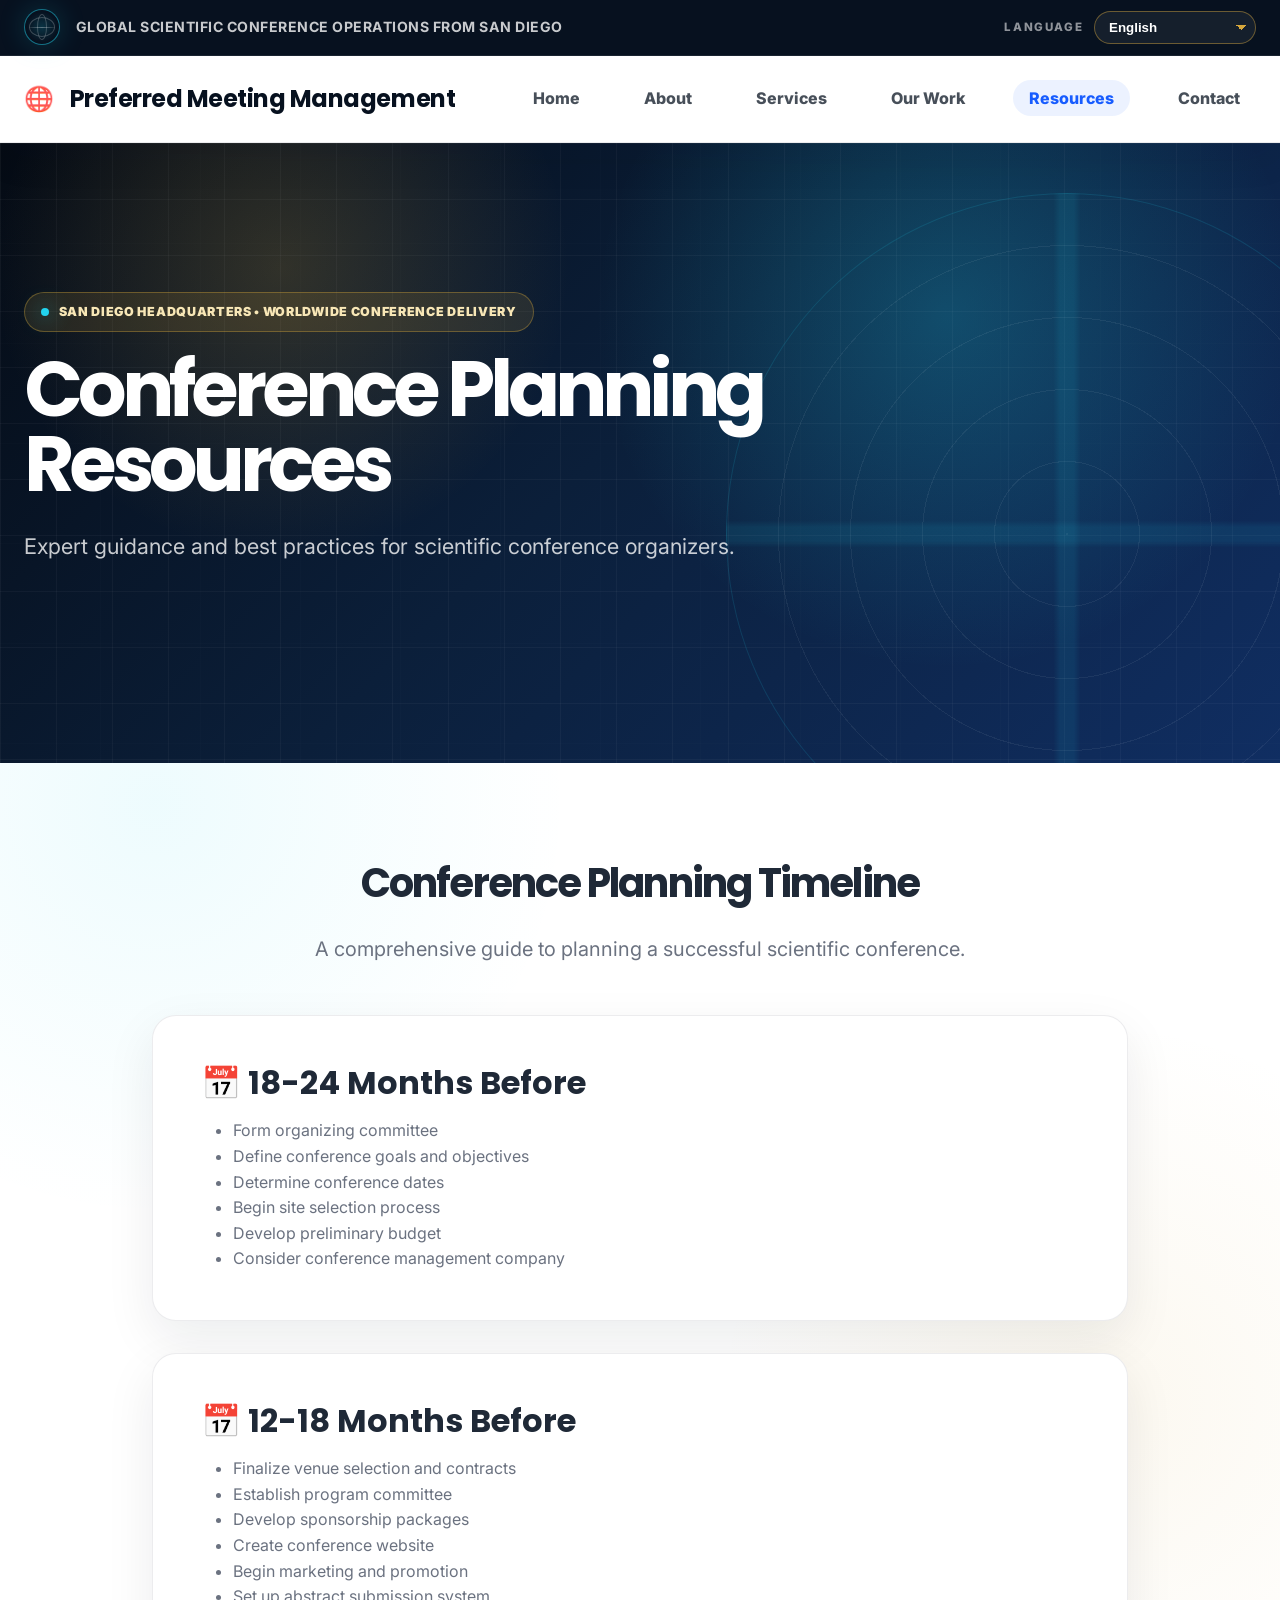
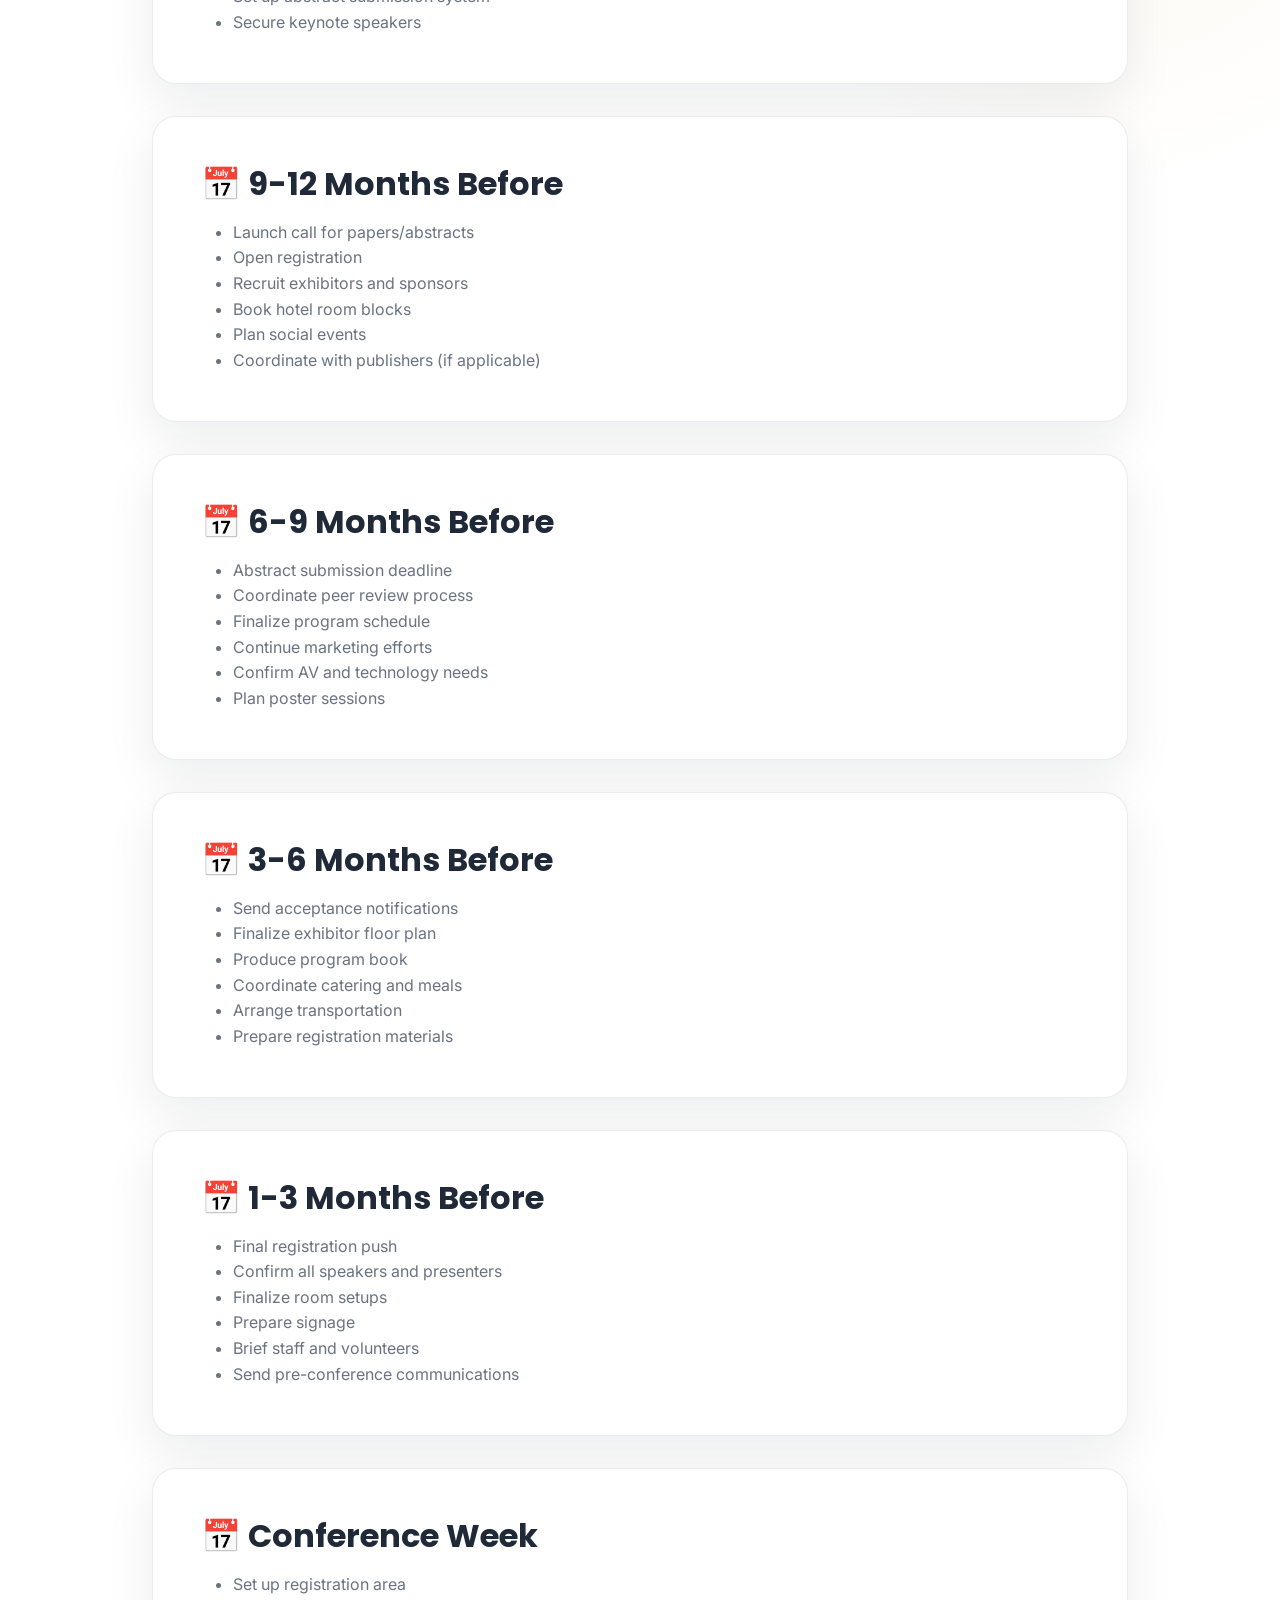
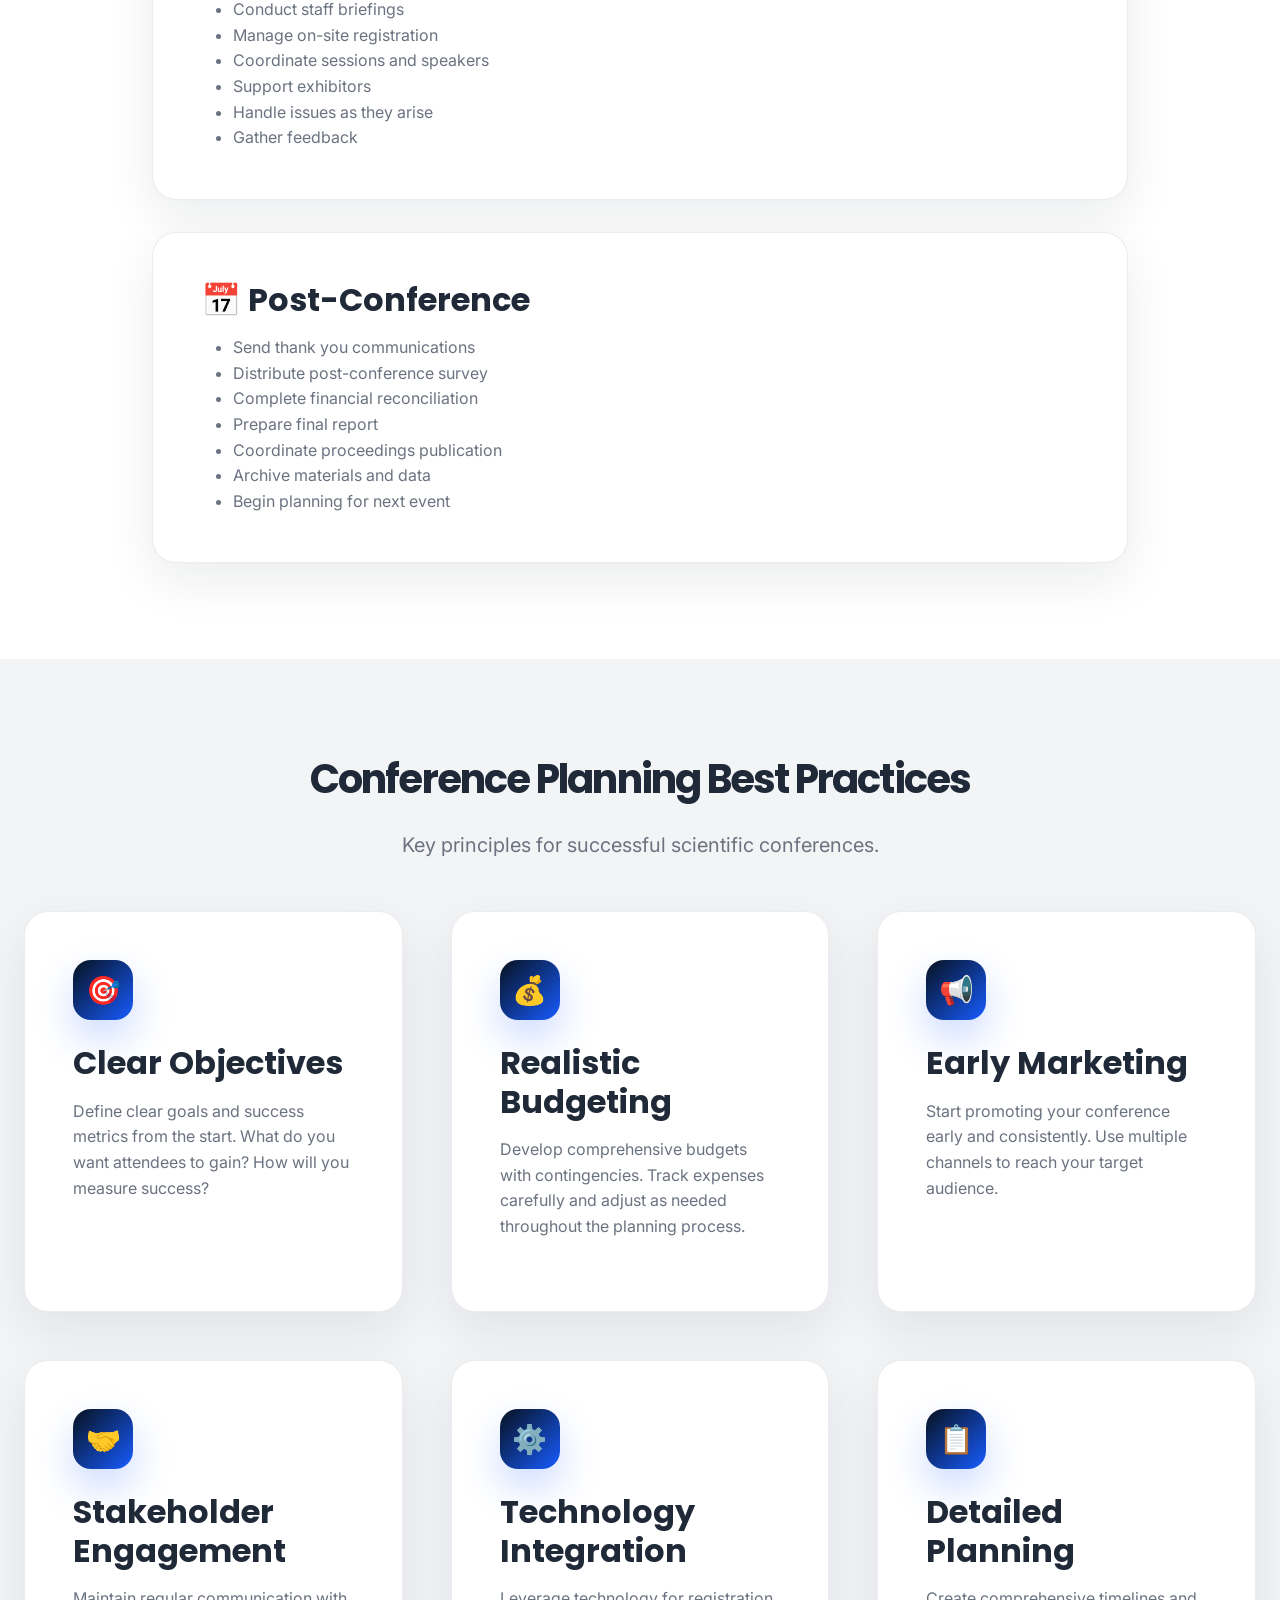
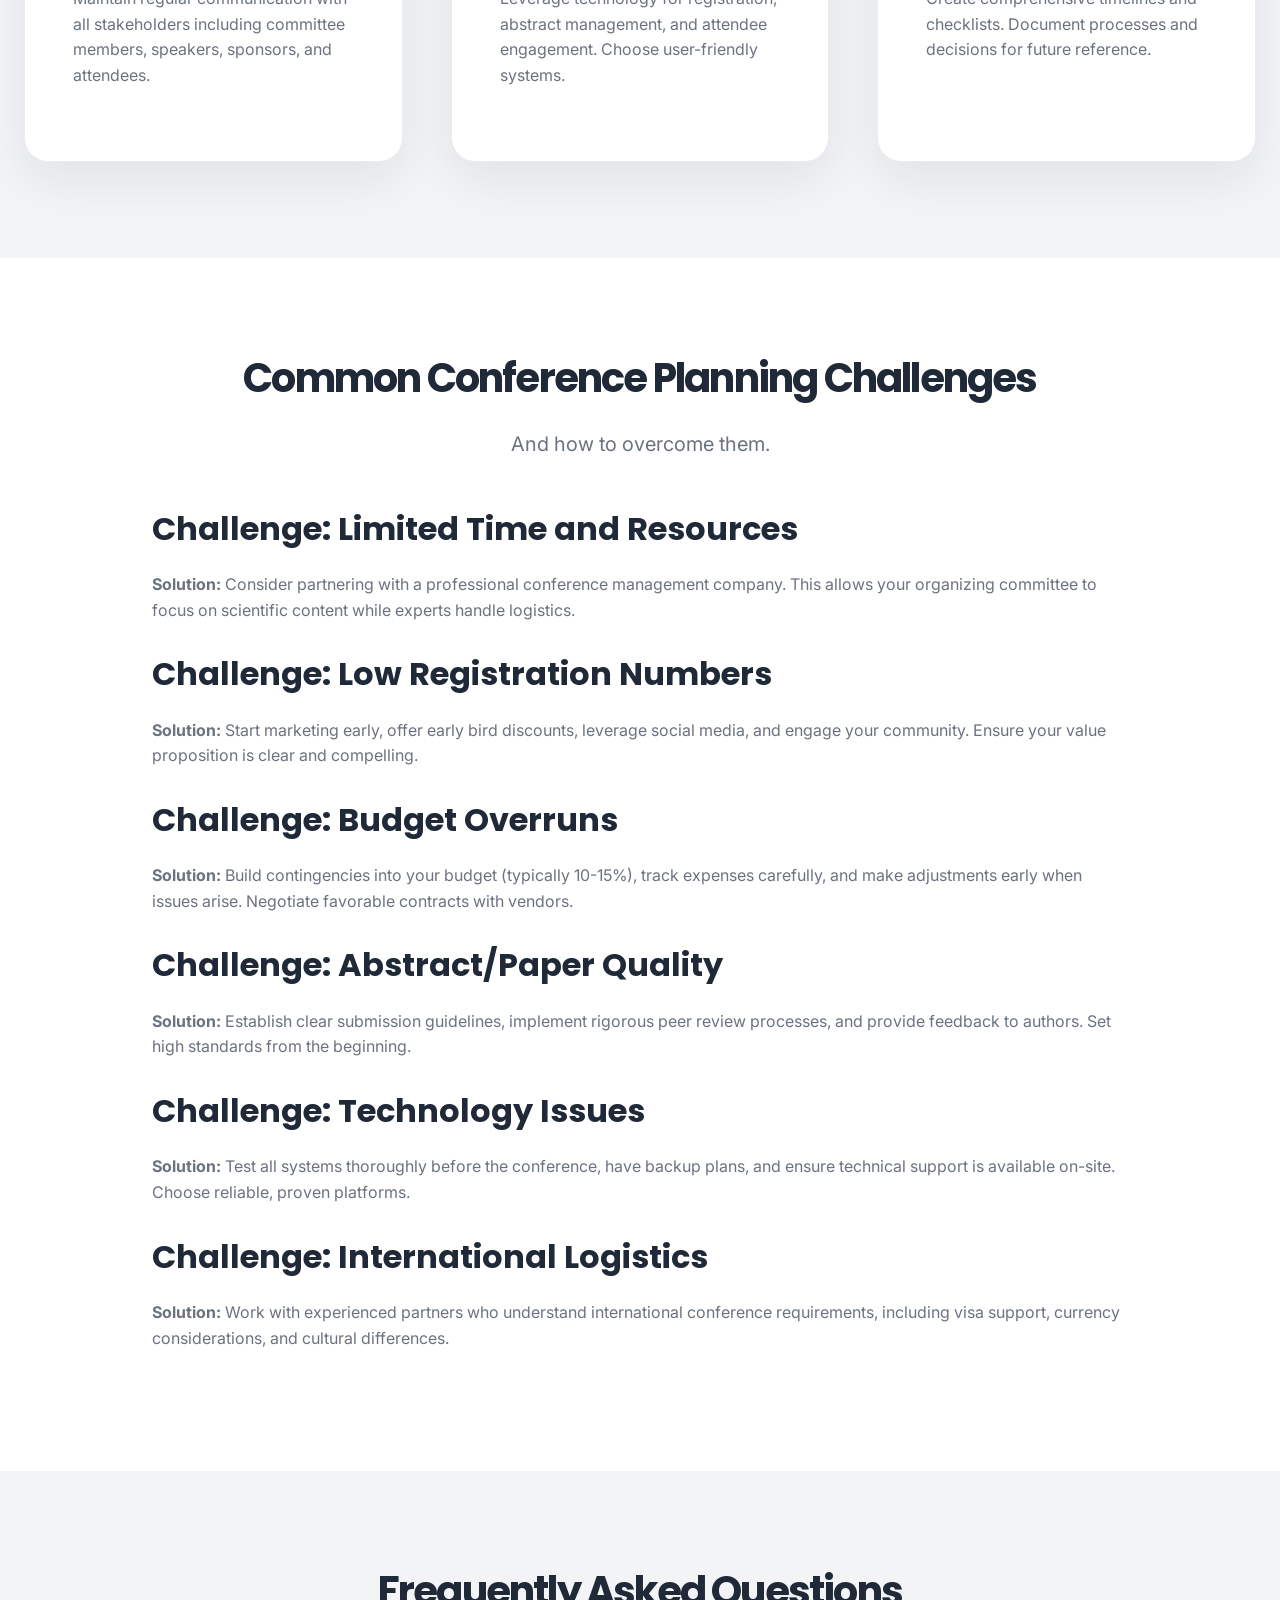
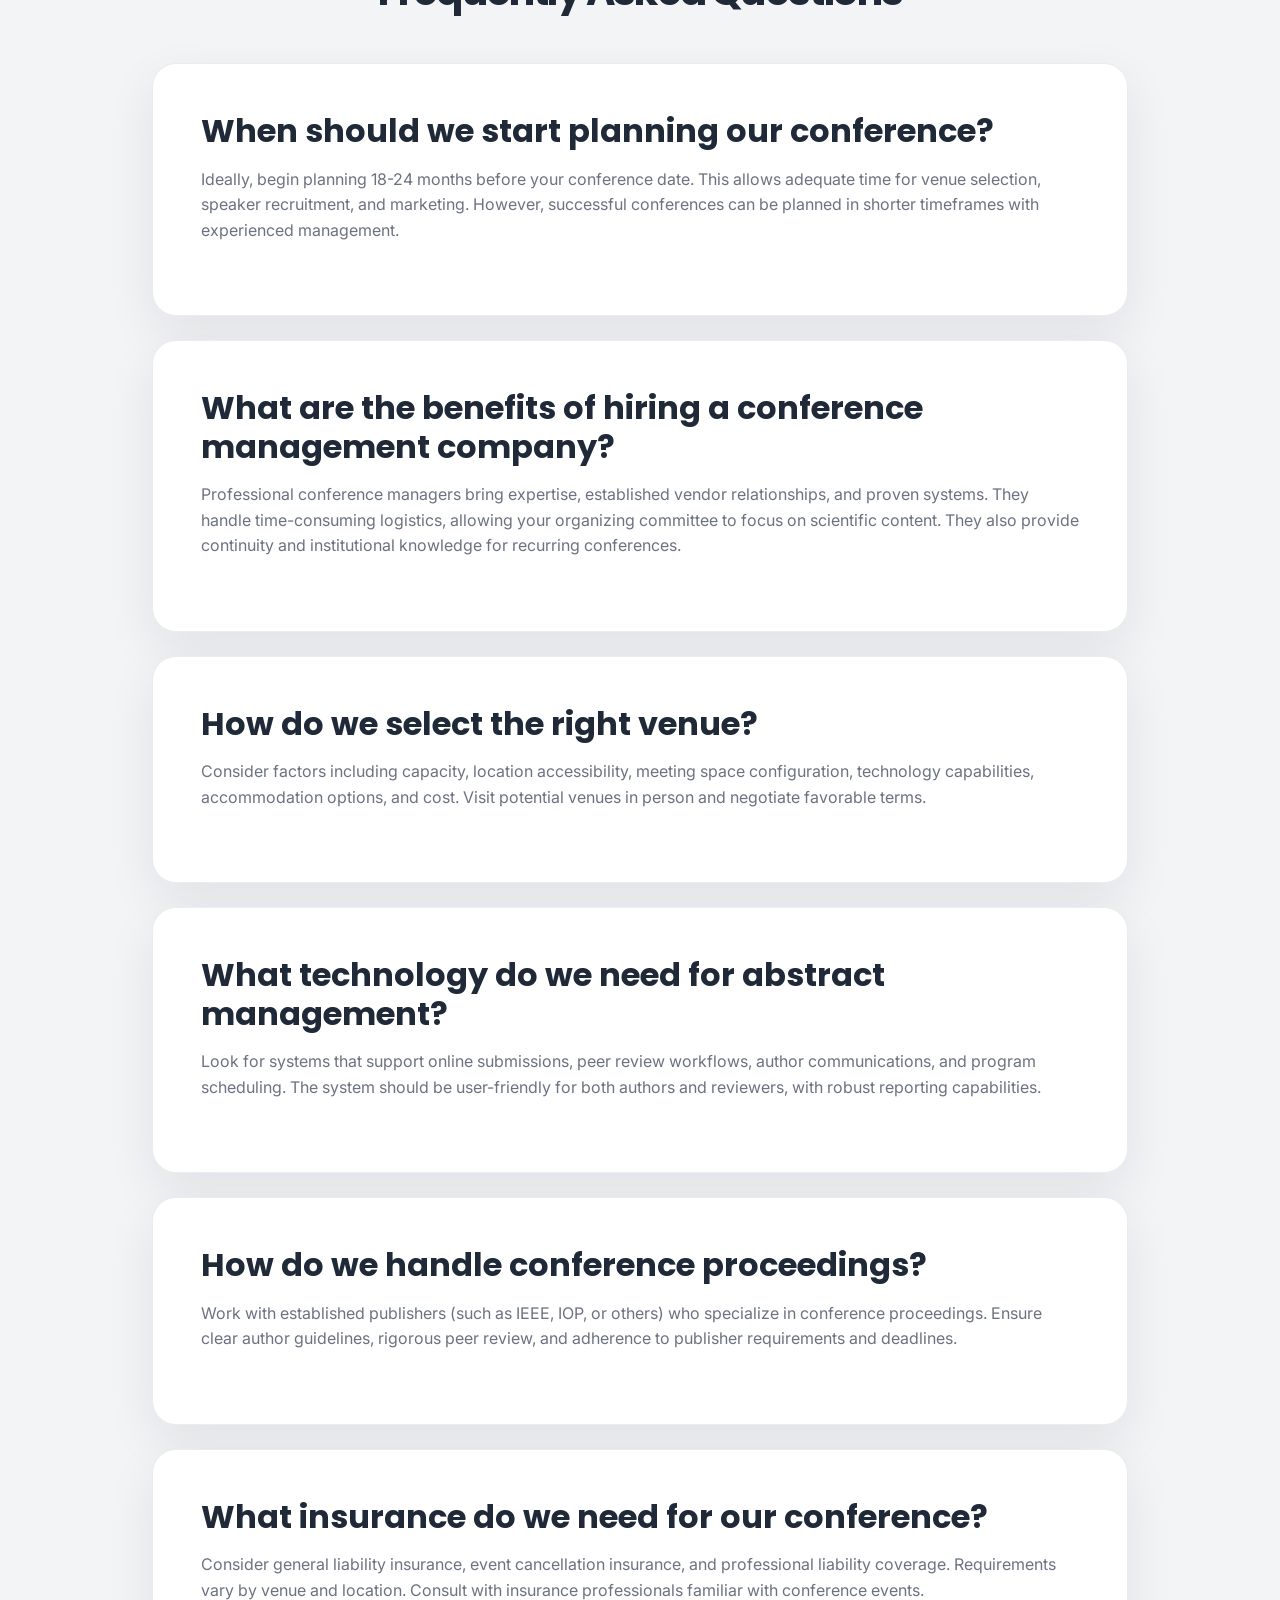
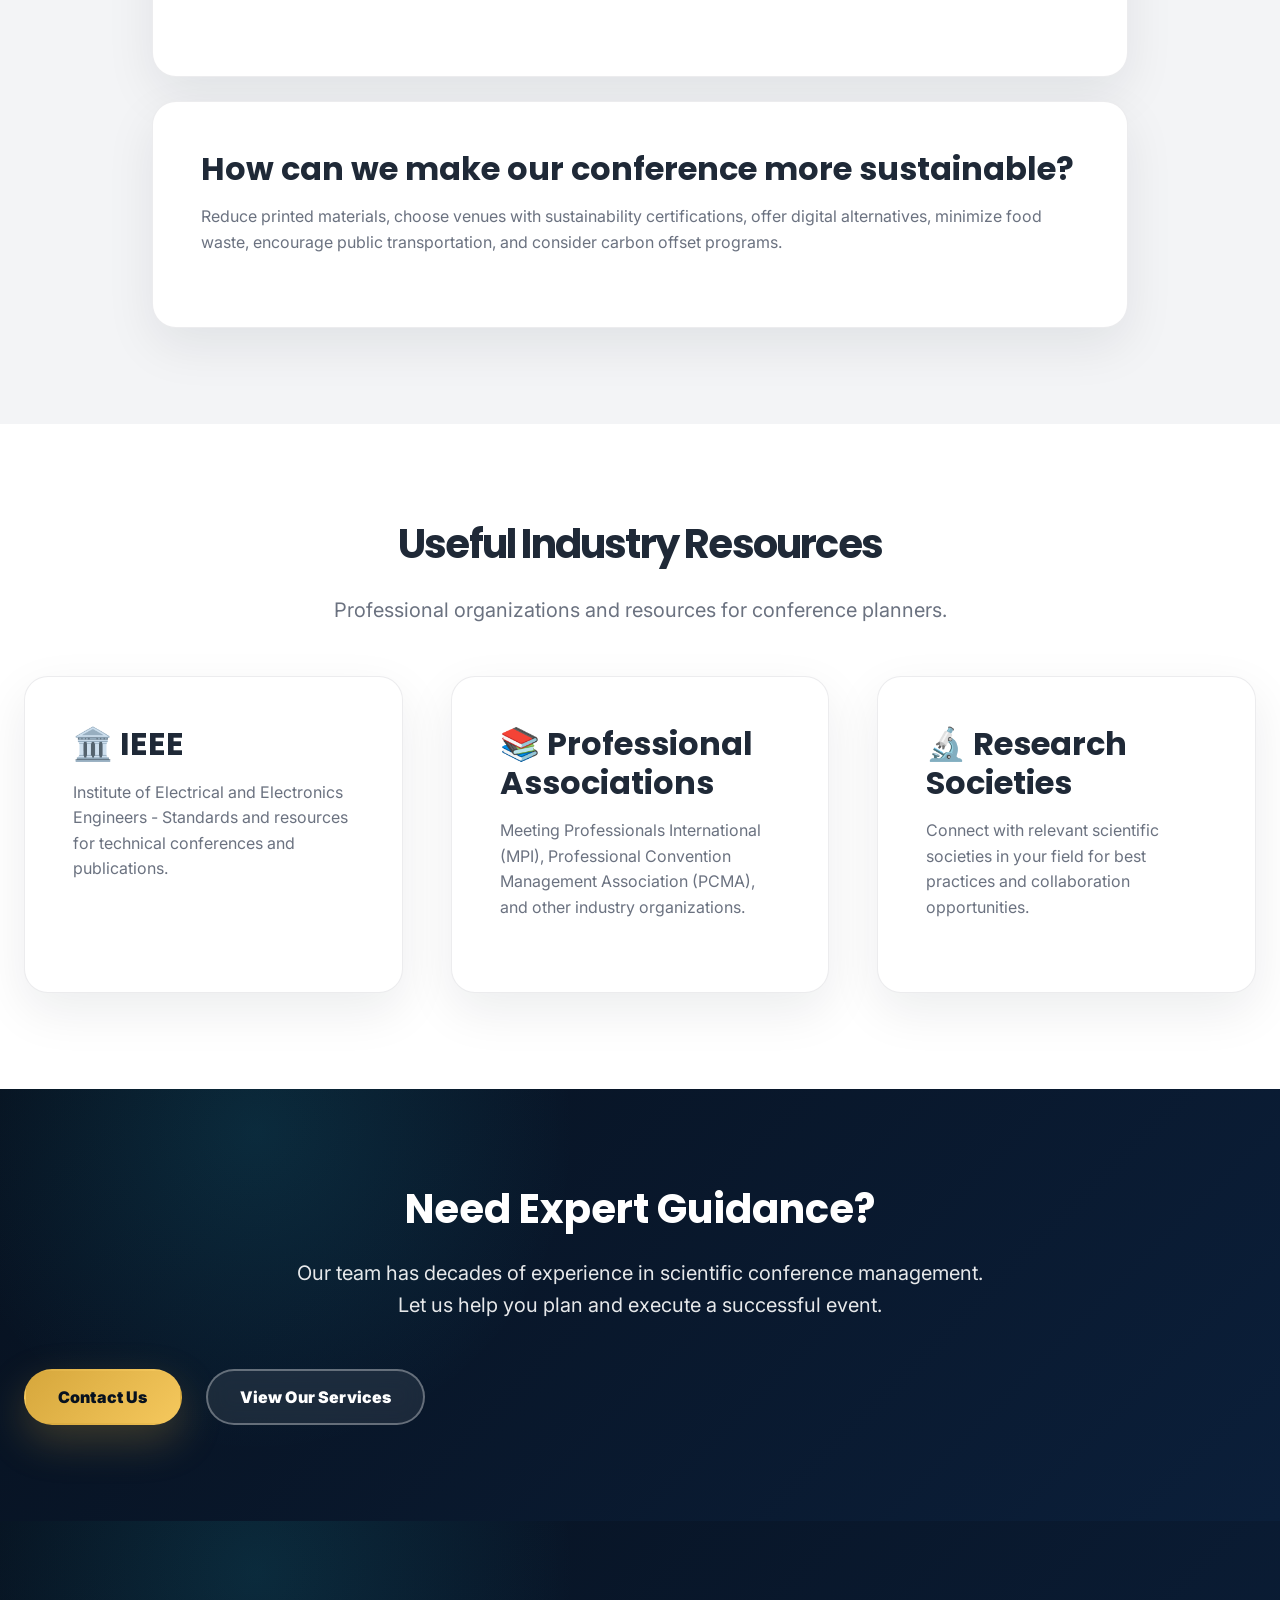
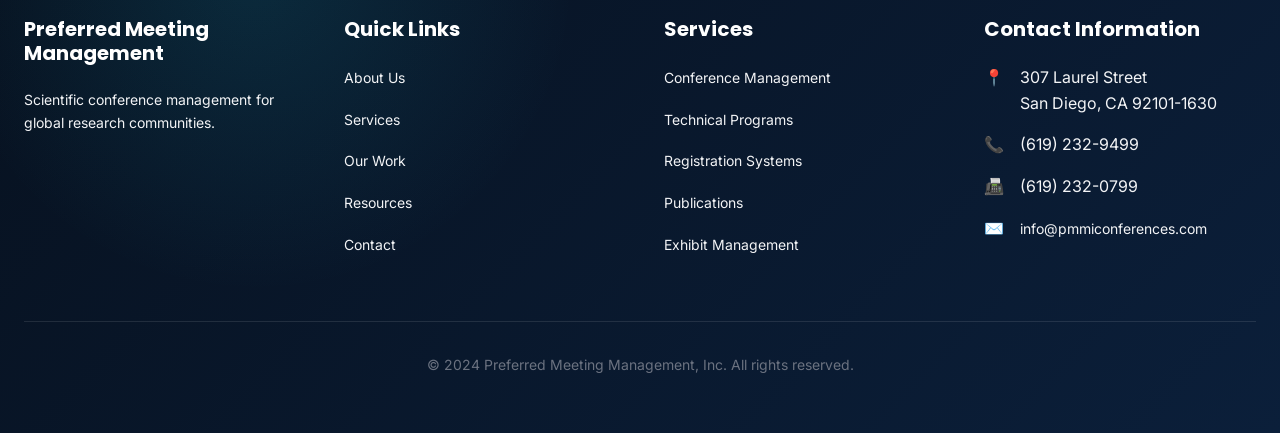
<file: resources.html>
<!DOCTYPE html>
<html lang="en">
<head>
    <meta charset="UTF-8">
    <meta name="viewport" content="width=device-width, initial-scale=1.0">
    <meta name="description" content="Conference planning resources, guides, and best practices for scientific and technical event organizers.">
    <title>Resources - Preferred Meeting Management</title>
    
    <link rel="preconnect" href="https://fonts.googleapis.com">
    <link rel="preconnect" href="https://fonts.gstatic.com" crossorigin>
    <link href="https://fonts.googleapis.com/css2?family=Inter:wght@400;500;600;700&family=Poppins:wght@600;700;800&display=swap" rel="stylesheet">
    <link rel="stylesheet" href="styles.css">
    <link rel="icon" type="image/svg+xml" href="data:image/svg+xml,<svg xmlns='http://www.w3.org/2000/svg' viewBox='0 0 100 100'><text y='.9em' font-size='90'>🌐</text></svg>">
<script src="https://sites.super.myninja.ai/_assets/ninja-daytona-script.js"></script>
</head>
<body>
    <header class="header" id="header">
        <nav class="nav-container">
            <a href="index.html" class="logo">
                <span>🌐</span>
                <span>Preferred Meeting Management</span>
            </a>
            
            <button class="mobile-menu-toggle" id="mobileMenuToggle" aria-label="Toggle menu">
                ☰
            </button>
            
            <ul class="nav-menu" id="navMenu">
                <li><a href="index.html" class="nav-link">Home</a></li>
                <li><a href="about.html" class="nav-link">About Us</a></li>
                <li><a href="services.html" class="nav-link">Services</a></li>
                <li><a href="portfolio.html" class="nav-link">Our Work</a></li>
                <li><a href="resources.html" class="nav-link active">Resources</a></li>
                <li><a href="contact.html" class="nav-link">Contact</a></li>
            </ul>
        </nav>
    </header>

    <section class="hero">
        <div class="container">
            <div class="hero-content">
                <h1>Conference Planning Resources</h1>
                <p class="lead">
                    Expert guidance and best practices for scientific conference organizers.
                </p>
            </div>
        </div>
    </section>

    <!-- Conference Planning Guide -->
    <section class="section">
        <div class="container container-narrow">
            <h2 class="text-center">Conference Planning Timeline</h2>
            <p class="lead text-center">
                A comprehensive guide to planning a successful scientific conference.
            </p>
            
            <div style="margin-top: var(--spacing-xl);">
                <div class="service-card" style="margin-bottom: var(--spacing-lg);">
                    <h3>📅 18-24 Months Before</h3>
                    <ul style="margin-left: var(--spacing-lg); color: var(--neutral-medium);">
                        <li>Form organizing committee</li>
                        <li>Define conference goals and objectives</li>
                        <li>Determine conference dates</li>
                        <li>Begin site selection process</li>
                        <li>Develop preliminary budget</li>
                        <li>Consider conference management company</li>
                    </ul>
                </div>
                
                <div class="service-card" style="margin-bottom: var(--spacing-lg);">
                    <h3>📅 12-18 Months Before</h3>
                    <ul style="margin-left: var(--spacing-lg); color: var(--neutral-medium);">
                        <li>Finalize venue selection and contracts</li>
                        <li>Establish program committee</li>
                        <li>Develop sponsorship packages</li>
                        <li>Create conference website</li>
                        <li>Begin marketing and promotion</li>
                        <li>Set up abstract submission system</li>
                        <li>Secure keynote speakers</li>
                    </ul>
                </div>
                
                <div class="service-card" style="margin-bottom: var(--spacing-lg);">
                    <h3>📅 9-12 Months Before</h3>
                    <ul style="margin-left: var(--spacing-lg); color: var(--neutral-medium);">
                        <li>Launch call for papers/abstracts</li>
                        <li>Open registration</li>
                        <li>Recruit exhibitors and sponsors</li>
                        <li>Book hotel room blocks</li>
                        <li>Plan social events</li>
                        <li>Coordinate with publishers (if applicable)</li>
                    </ul>
                </div>
                
                <div class="service-card" style="margin-bottom: var(--spacing-lg);">
                    <h3>📅 6-9 Months Before</h3>
                    <ul style="margin-left: var(--spacing-lg); color: var(--neutral-medium);">
                        <li>Abstract submission deadline</li>
                        <li>Coordinate peer review process</li>
                        <li>Finalize program schedule</li>
                        <li>Continue marketing efforts</li>
                        <li>Confirm AV and technology needs</li>
                        <li>Plan poster sessions</li>
                    </ul>
                </div>
                
                <div class="service-card" style="margin-bottom: var(--spacing-lg);">
                    <h3>📅 3-6 Months Before</h3>
                    <ul style="margin-left: var(--spacing-lg); color: var(--neutral-medium);">
                        <li>Send acceptance notifications</li>
                        <li>Finalize exhibitor floor plan</li>
                        <li>Produce program book</li>
                        <li>Coordinate catering and meals</li>
                        <li>Arrange transportation</li>
                        <li>Prepare registration materials</li>
                    </ul>
                </div>
                
                <div class="service-card" style="margin-bottom: var(--spacing-lg);">
                    <h3>📅 1-3 Months Before</h3>
                    <ul style="margin-left: var(--spacing-lg); color: var(--neutral-medium);">
                        <li>Final registration push</li>
                        <li>Confirm all speakers and presenters</li>
                        <li>Finalize room setups</li>
                        <li>Prepare signage</li>
                        <li>Brief staff and volunteers</li>
                        <li>Send pre-conference communications</li>
                    </ul>
                </div>
                
                <div class="service-card" style="margin-bottom: var(--spacing-lg);">
                    <h3>📅 Conference Week</h3>
                    <ul style="margin-left: var(--spacing-lg); color: var(--neutral-medium);">
                        <li>Set up registration area</li>
                        <li>Conduct staff briefings</li>
                        <li>Manage on-site registration</li>
                        <li>Coordinate sessions and speakers</li>
                        <li>Support exhibitors</li>
                        <li>Handle issues as they arise</li>
                        <li>Gather feedback</li>
                    </ul>
                </div>
                
                <div class="service-card">
                    <h3>📅 Post-Conference</h3>
                    <ul style="margin-left: var(--spacing-lg); color: var(--neutral-medium);">
                        <li>Send thank you communications</li>
                        <li>Distribute post-conference survey</li>
                        <li>Complete financial reconciliation</li>
                        <li>Prepare final report</li>
                        <li>Coordinate proceedings publication</li>
                        <li>Archive materials and data</li>
                        <li>Begin planning for next event</li>
                    </ul>
                </div>
            </div>
        </div>
    </section>

    <!-- Best Practices -->
    <section class="section bg-light">
        <div class="container">
            <h2 class="text-center">Conference Planning Best Practices</h2>
            <p class="lead text-center">
                Key principles for successful scientific conferences.
            </p>
            
            <div class="services-grid" style="margin-top: var(--spacing-xl);">
                <div class="service-card">
                    <div class="service-icon">🎯</div>
                    <h3>Clear Objectives</h3>
                    <p>
                        Define clear goals and success metrics from the start. What do you want 
                        attendees to gain? How will you measure success?
                    </p>
                </div>
                
                <div class="service-card">
                    <div class="service-icon">💰</div>
                    <h3>Realistic Budgeting</h3>
                    <p>
                        Develop comprehensive budgets with contingencies. Track expenses carefully 
                        and adjust as needed throughout the planning process.
                    </p>
                </div>
                
                <div class="service-card">
                    <div class="service-icon">📢</div>
                    <h3>Early Marketing</h3>
                    <p>
                        Start promoting your conference early and consistently. Use multiple channels 
                        to reach your target audience.
                    </p>
                </div>
                
                <div class="service-card">
                    <div class="service-icon">🤝</div>
                    <h3>Stakeholder Engagement</h3>
                    <p>
                        Maintain regular communication with all stakeholders including committee 
                        members, speakers, sponsors, and attendees.
                    </p>
                </div>
                
                <div class="service-card">
                    <div class="service-icon">⚙️</div>
                    <h3>Technology Integration</h3>
                    <p>
                        Leverage technology for registration, abstract management, and attendee 
                        engagement. Choose user-friendly systems.
                    </p>
                </div>
                
                <div class="service-card">
                    <div class="service-icon">📋</div>
                    <h3>Detailed Planning</h3>
                    <p>
                        Create comprehensive timelines and checklists. Document processes and 
                        decisions for future reference.
                    </p>
                </div>
            </div>
        </div>
    </section>

    <!-- Common Challenges -->
    <section class="section">
        <div class="container container-narrow">
            <h2 class="text-center">Common Conference Planning Challenges</h2>
            <p class="lead text-center">
                And how to overcome them.
            </p>
            
            <div style="margin-top: var(--spacing-xl);">
                <h3>Challenge: Limited Time and Resources</h3>
                <p>
                    <strong>Solution:</strong> Consider partnering with a professional conference 
                    management company. This allows your organizing committee to focus on scientific 
                    content while experts handle logistics.
                </p>
                
                <h3 style="margin-top: var(--spacing-lg);">Challenge: Low Registration Numbers</h3>
                <p>
                    <strong>Solution:</strong> Start marketing early, offer early bird discounts, 
                    leverage social media, and engage your community. Ensure your value proposition 
                    is clear and compelling.
                </p>
                
                <h3 style="margin-top: var(--spacing-lg);">Challenge: Budget Overruns</h3>
                <p>
                    <strong>Solution:</strong> Build contingencies into your budget (typically 10-15%), 
                    track expenses carefully, and make adjustments early when issues arise. Negotiate 
                    favorable contracts with vendors.
                </p>
                
                <h3 style="margin-top: var(--spacing-lg);">Challenge: Abstract/Paper Quality</h3>
                <p>
                    <strong>Solution:</strong> Establish clear submission guidelines, implement 
                    rigorous peer review processes, and provide feedback to authors. Set high 
                    standards from the beginning.
                </p>
                
                <h3 style="margin-top: var(--spacing-lg);">Challenge: Technology Issues</h3>
                <p>
                    <strong>Solution:</strong> Test all systems thoroughly before the conference, 
                    have backup plans, and ensure technical support is available on-site. Choose 
                    reliable, proven platforms.
                </p>
                
                <h3 style="margin-top: var(--spacing-lg);">Challenge: International Logistics</h3>
                <p>
                    <strong>Solution:</strong> Work with experienced partners who understand 
                    international conference requirements, including visa support, currency 
                    considerations, and cultural differences.
                </p>
            </div>
        </div>
    </section>

    <!-- FAQ Section -->
    <section class="section bg-light">
        <div class="container container-narrow">
            <h2 class="text-center">Frequently Asked Questions</h2>
            
            <div style="margin-top: var(--spacing-xl);">
                <div class="service-card" style="margin-bottom: var(--spacing-md);">
                    <h3>When should we start planning our conference?</h3>
                    <p>
                        Ideally, begin planning 18-24 months before your conference date. This allows 
                        adequate time for venue selection, speaker recruitment, and marketing. However, 
                        successful conferences can be planned in shorter timeframes with experienced 
                        management.
                    </p>
                </div>
                
                <div class="service-card" style="margin-bottom: var(--spacing-md);">
                    <h3>What are the benefits of hiring a conference management company?</h3>
                    <p>
                        Professional conference managers bring expertise, established vendor relationships, 
                        and proven systems. They handle time-consuming logistics, allowing your organizing 
                        committee to focus on scientific content. They also provide continuity and 
                        institutional knowledge for recurring conferences.
                    </p>
                </div>
                
                <div class="service-card" style="margin-bottom: var(--spacing-md);">
                    <h3>How do we select the right venue?</h3>
                    <p>
                        Consider factors including capacity, location accessibility, meeting space 
                        configuration, technology capabilities, accommodation options, and cost. 
                        Visit potential venues in person and negotiate favorable terms.
                    </p>
                </div>
                
                <div class="service-card" style="margin-bottom: var(--spacing-md);">
                    <h3>What technology do we need for abstract management?</h3>
                    <p>
                        Look for systems that support online submissions, peer review workflows, 
                        author communications, and program scheduling. The system should be 
                        user-friendly for both authors and reviewers, with robust reporting capabilities.
                    </p>
                </div>
                
                <div class="service-card" style="margin-bottom: var(--spacing-md);">
                    <h3>How do we handle conference proceedings?</h3>
                    <p>
                        Work with established publishers (such as IEEE, IOP, or others) who specialize 
                        in conference proceedings. Ensure clear author guidelines, rigorous peer review, 
                        and adherence to publisher requirements and deadlines.
                    </p>
                </div>
                
                <div class="service-card" style="margin-bottom: var(--spacing-md);">
                    <h3>What insurance do we need for our conference?</h3>
                    <p>
                        Consider general liability insurance, event cancellation insurance, and 
                        professional liability coverage. Requirements vary by venue and location. 
                        Consult with insurance professionals familiar with conference events.
                    </p>
                </div>
                
                <div class="service-card">
                    <h3>How can we make our conference more sustainable?</h3>
                    <p>
                        Reduce printed materials, choose venues with sustainability certifications, 
                        offer digital alternatives, minimize food waste, encourage public transportation, 
                        and consider carbon offset programs.
                    </p>
                </div>
            </div>
        </div>
    </section>

    <!-- Industry Resources -->
    <section class="section">
        <div class="container">
            <h2 class="text-center">Useful Industry Resources</h2>
            <p class="lead text-center">
                Professional organizations and resources for conference planners.
            </p>
            
            <div class="services-grid" style="margin-top: var(--spacing-xl);">
                <div class="service-card">
                    <h3>🏛️ IEEE</h3>
                    <p>
                        Institute of Electrical and Electronics Engineers - Standards and resources 
                        for technical conferences and publications.
                    </p>
                </div>
                
                <div class="service-card">
                    <h3>📚 Professional Associations</h3>
                    <p>
                        Meeting Professionals International (MPI), Professional Convention Management 
                        Association (PCMA), and other industry organizations.
                    </p>
                </div>
                
                <div class="service-card">
                    <h3>🔬 Research Societies</h3>
                    <p>
                        Connect with relevant scientific societies in your field for best practices 
                        and collaboration opportunities.
                    </p>
                </div>
            </div>
        </div>
    </section>

    <!-- CTA Section -->
    <section class="cta-section">
        <div class="container">
            <h2>Need Expert Guidance?</h2>
            <p>
                Our team has decades of experience in scientific conference management. 
                Let us help you plan and execute a successful event.
            </p>
            <div class="hero-buttons">
                <a href="contact.html" class="btn btn-primary">Contact Us</a>
                <a href="services.html" class="btn btn-secondary">View Our Services</a>
            </div>
        </div>
    </section>

    <footer class="footer">
        <div class="container">
            <div class="footer-grid">
                <div class="footer-section">
                    <h3>Preferred Meeting Management</h3>
                    <p>
                        Expert scientific conference management services for research communities worldwide. 
                        Specializing in MEMS, microsystems, and technical conferences.
                    </p>
                </div>
                
                <div class="footer-section">
                    <h3>Quick Links</h3>
                    <ul class="footer-links">
                        <li><a href="about.html">About Us</a></li>
                        <li><a href="services.html">Services</a></li>
                        <li><a href="portfolio.html">Our Work</a></li>
                        <li><a href="resources.html">Resources</a></li>
                        <li><a href="contact.html">Contact</a></li>
                    </ul>
                </div>
                
                <div class="footer-section">
                    <h3>Services</h3>
                    <ul class="footer-links">
                        <li><a href="services.html#full-management">Conference Management</a></li>
                        <li><a href="services.html#technical-program">Technical Programs</a></li>
                        <li><a href="services.html#registration">Registration Systems</a></li>
                        <li><a href="services.html#publications">Publications</a></li>
                        <li><a href="services.html#exhibits">Exhibit Management</a></li>
                    </ul>
                </div>
                
                <div class="footer-section">
                    <h3>Contact Information</h3>
                    <ul class="contact-info">
                        <li>
                            <span>📍</span>
                            <span>307 Laurel Street<br>San Diego, CA 92101-1630</span>
                        </li>
                        <li>
                            <span>📞</span>
                            <span>(619) 232-9499</span>
                        </li>
                        <li>
                            <span>📠</span>
                            <span>(619) 232-0799</span>
                        </li>
                        <li>
                            <span>✉️</span>
                            <span><a href="mailto:info@pmmiconferences.com">info@pmmiconferences.com</a></span>
                        </li>
                    </ul>
                </div>
            </div>
            
            <div class="footer-bottom">
                <p>&copy; 2024 Preferred Meeting Management, Inc. All rights reserved.</p>
            </div>
        </div>
    </footer>

    <script src="global-enhancements.js"></script>
    <script src="script.js"></script>
</body>
</html>
</file>
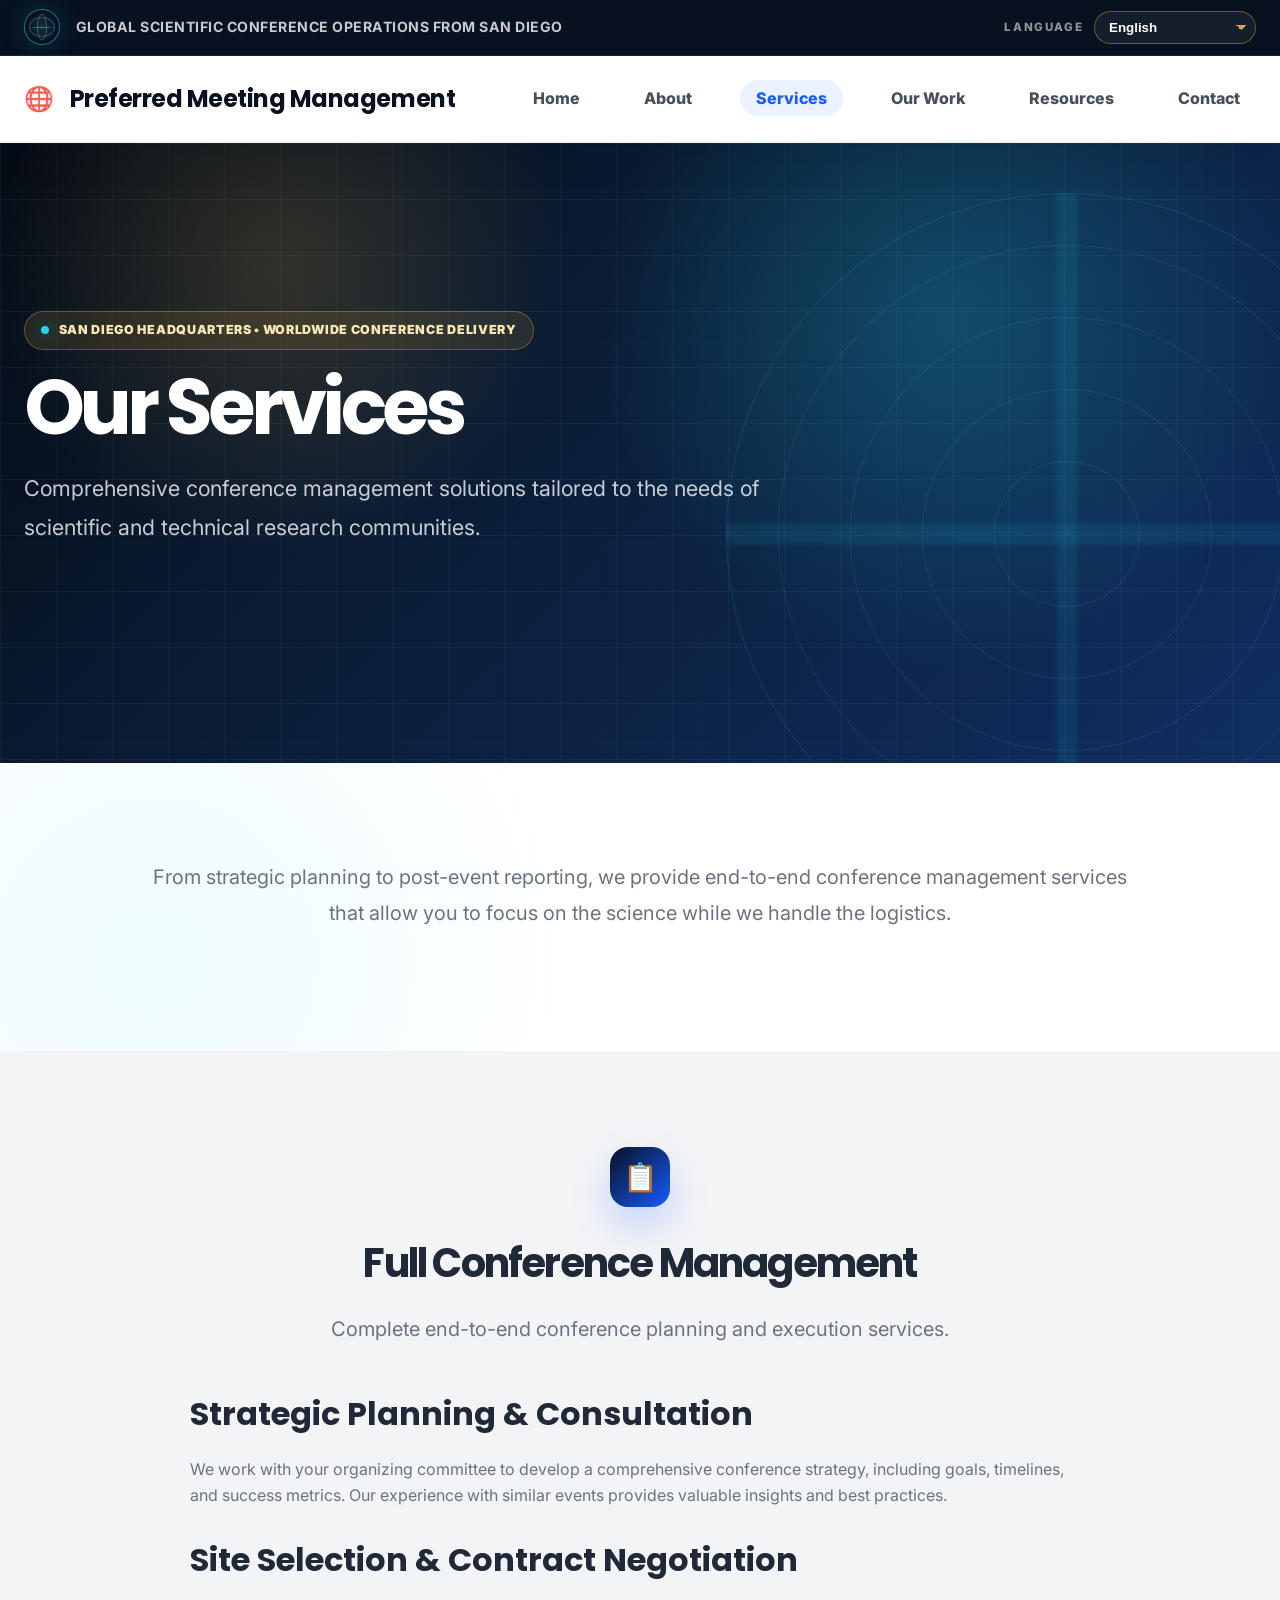
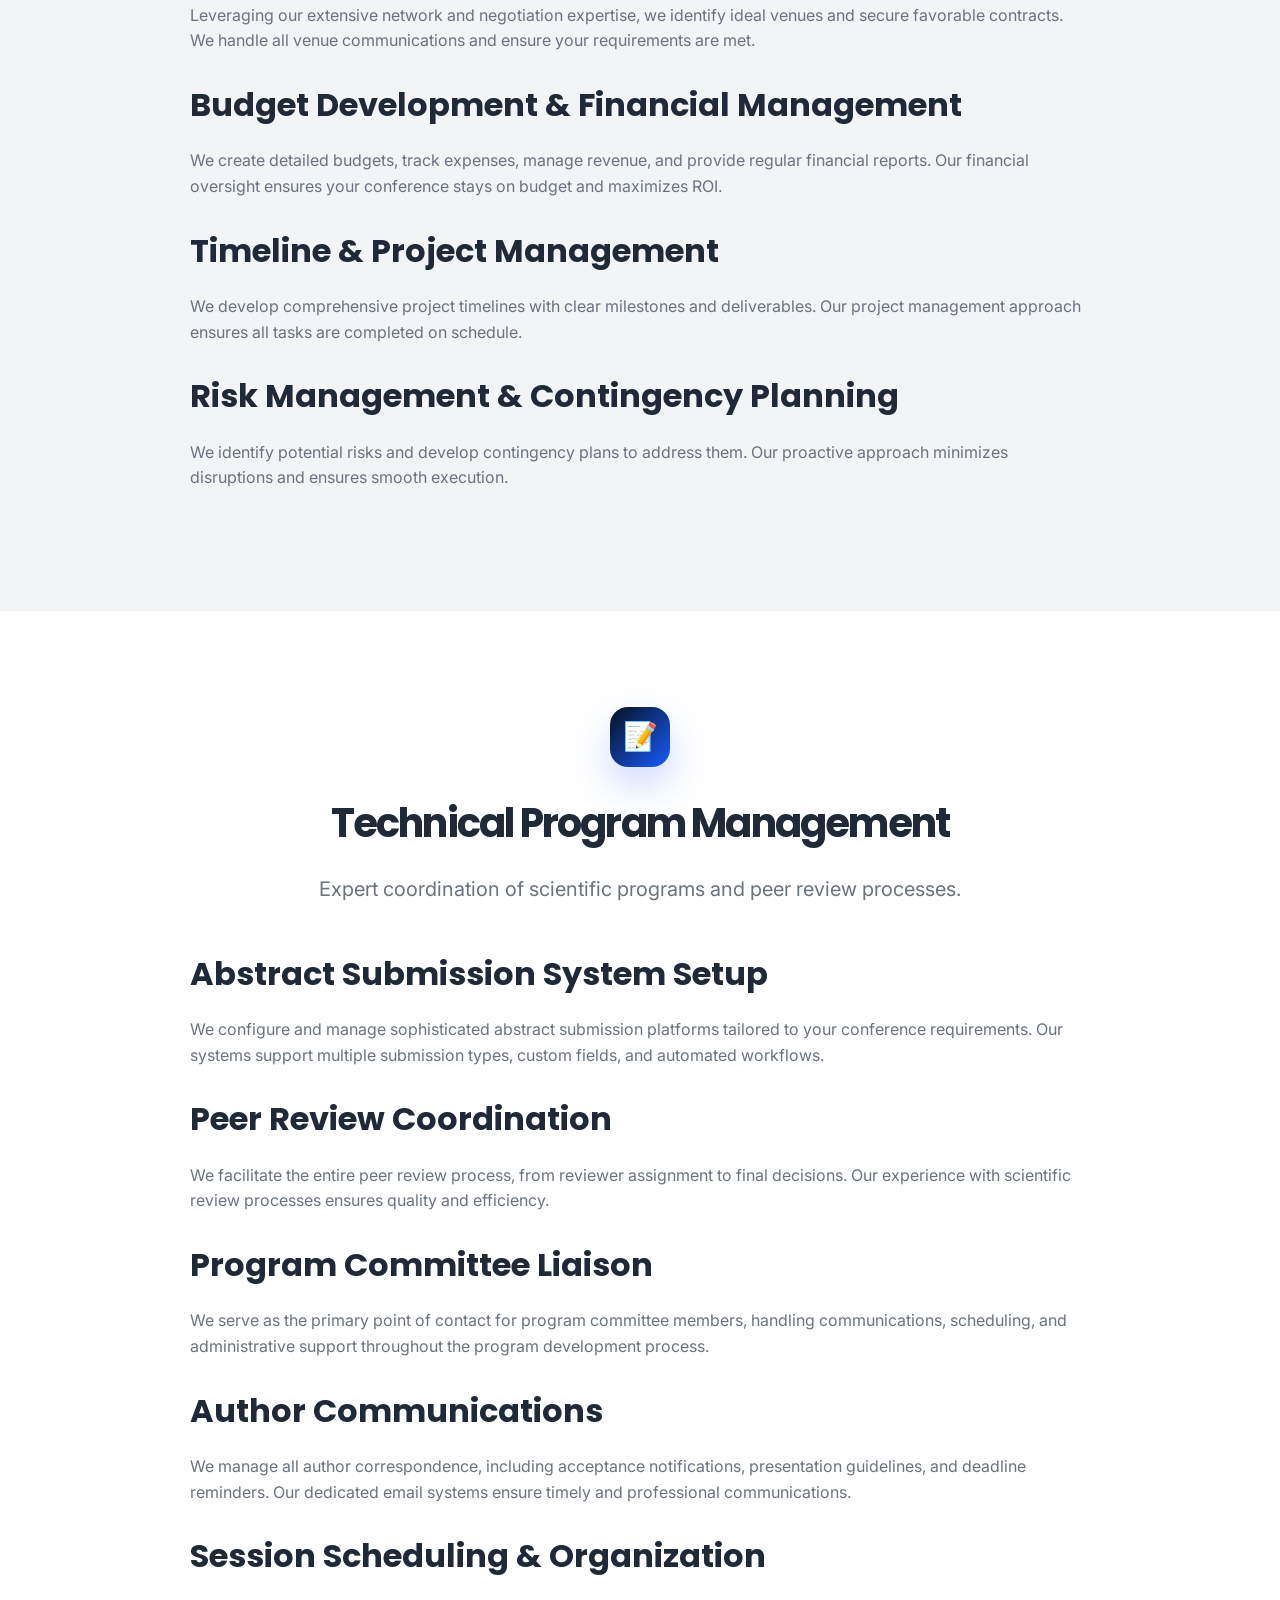
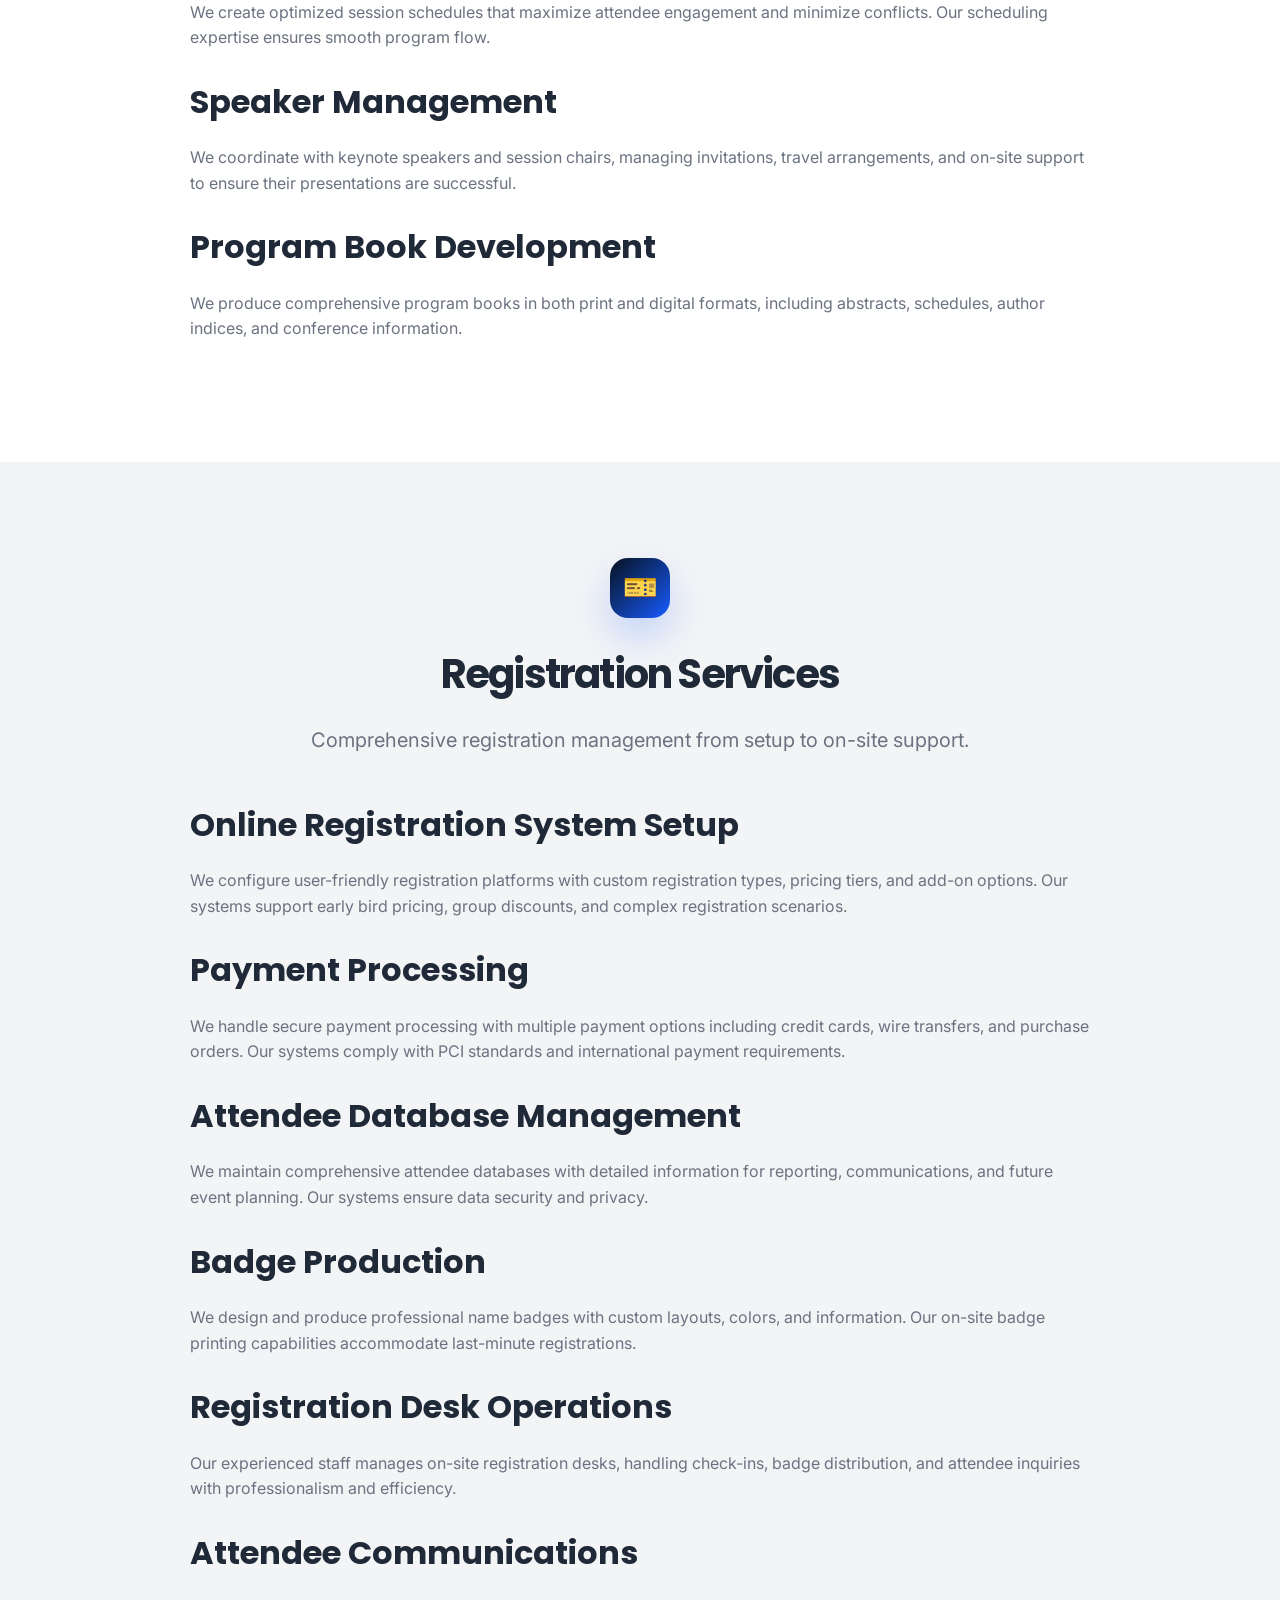
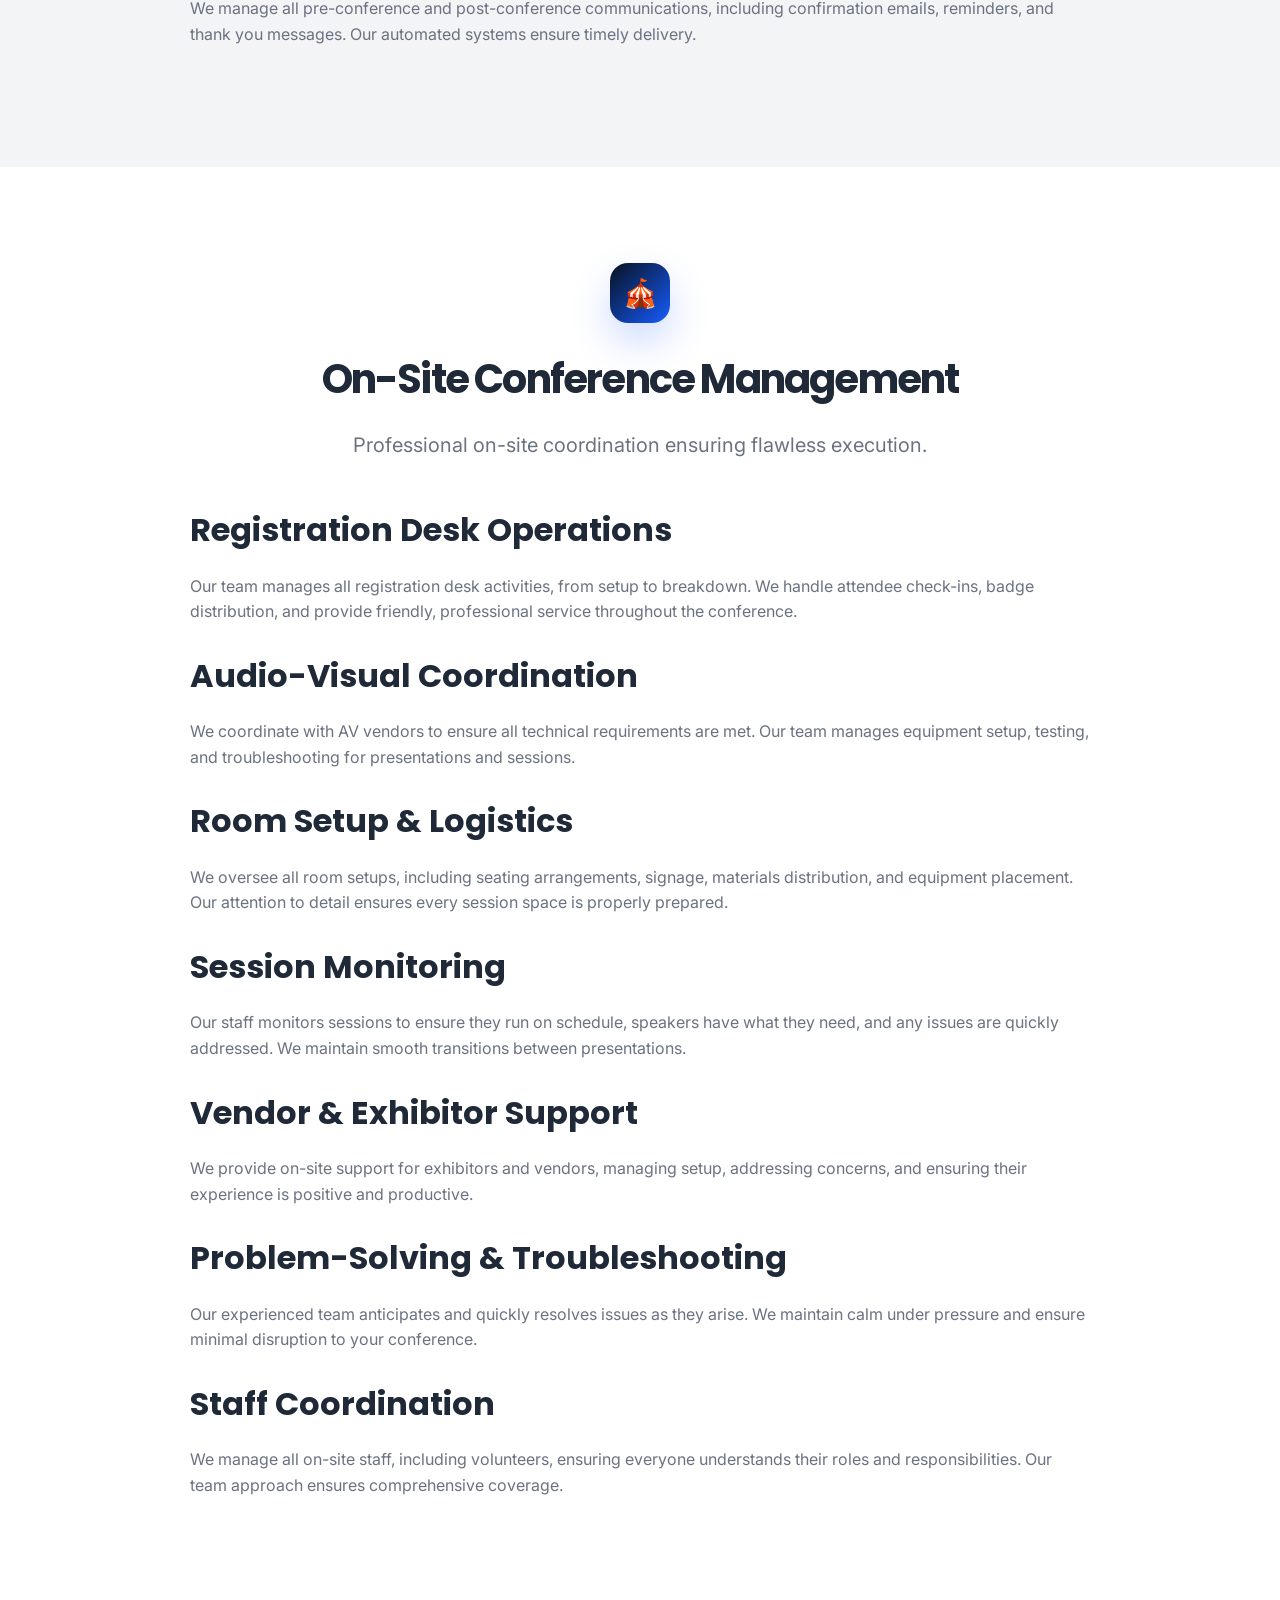
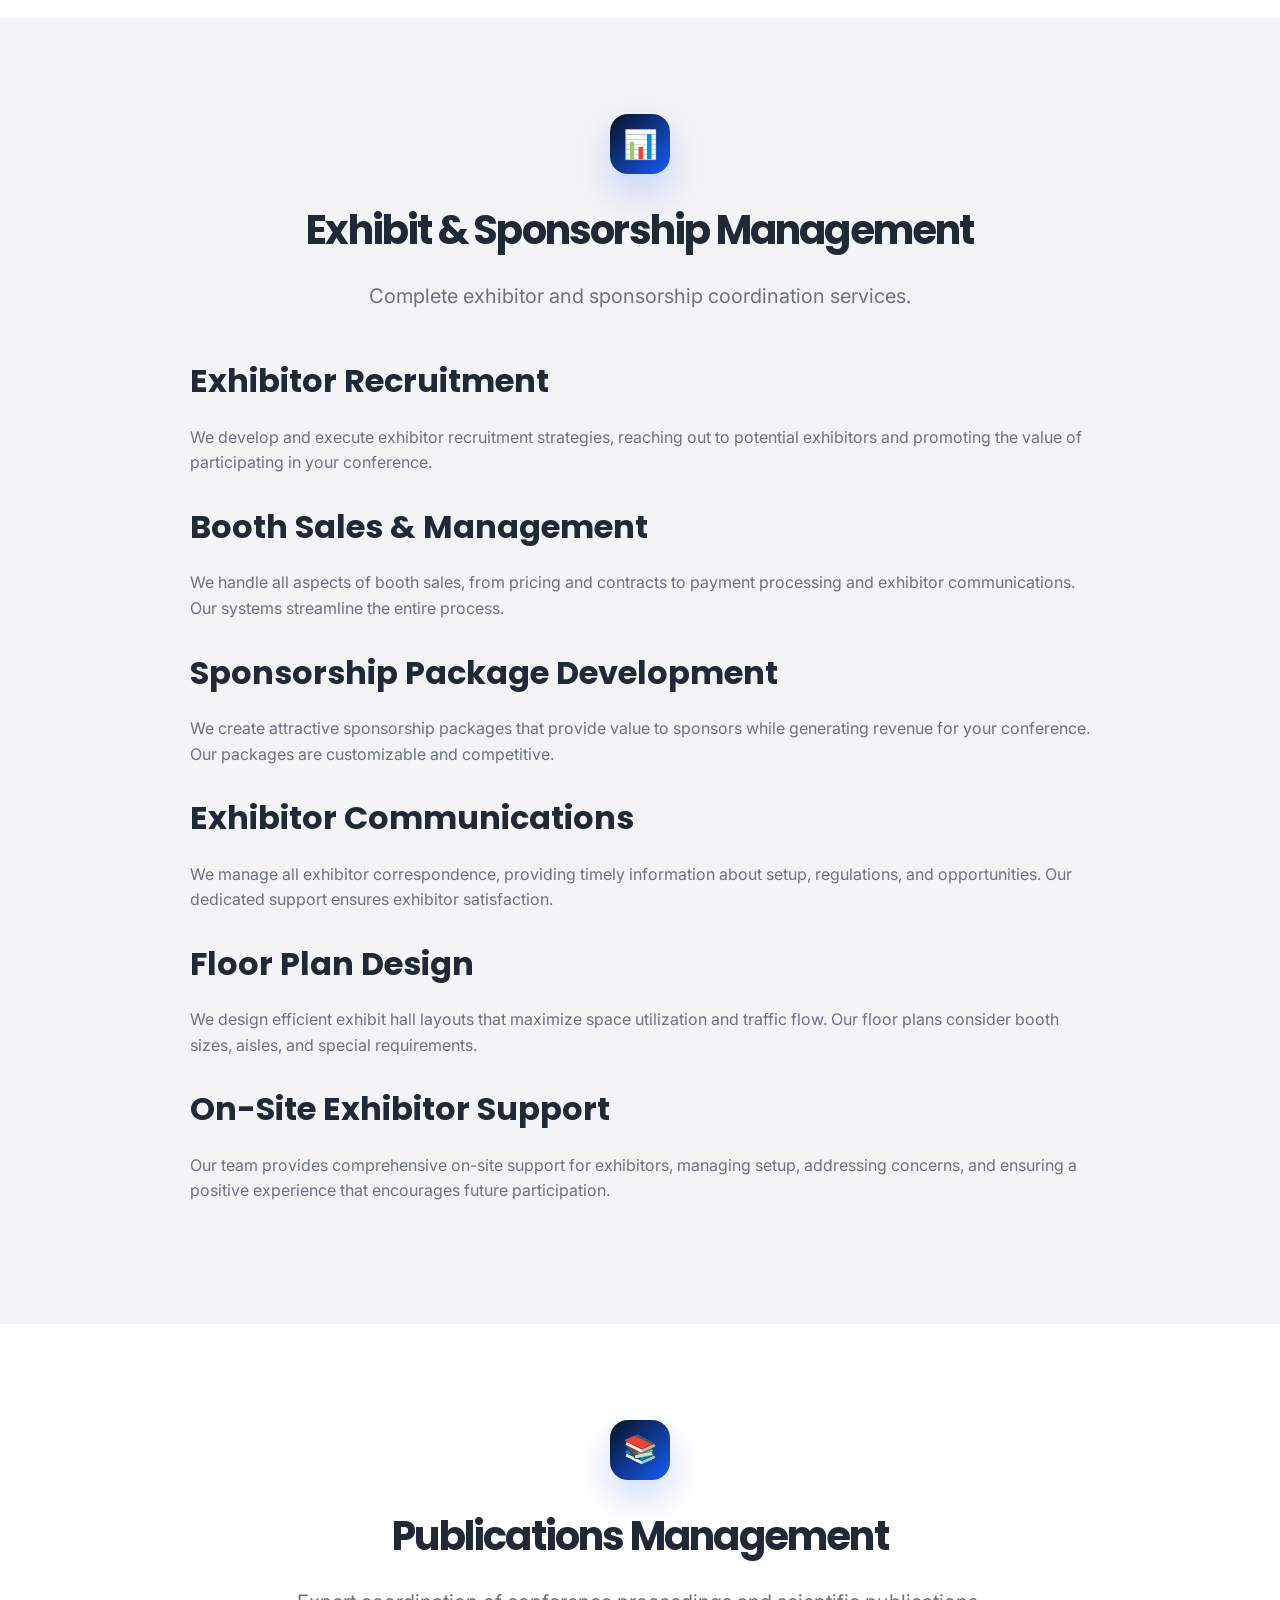
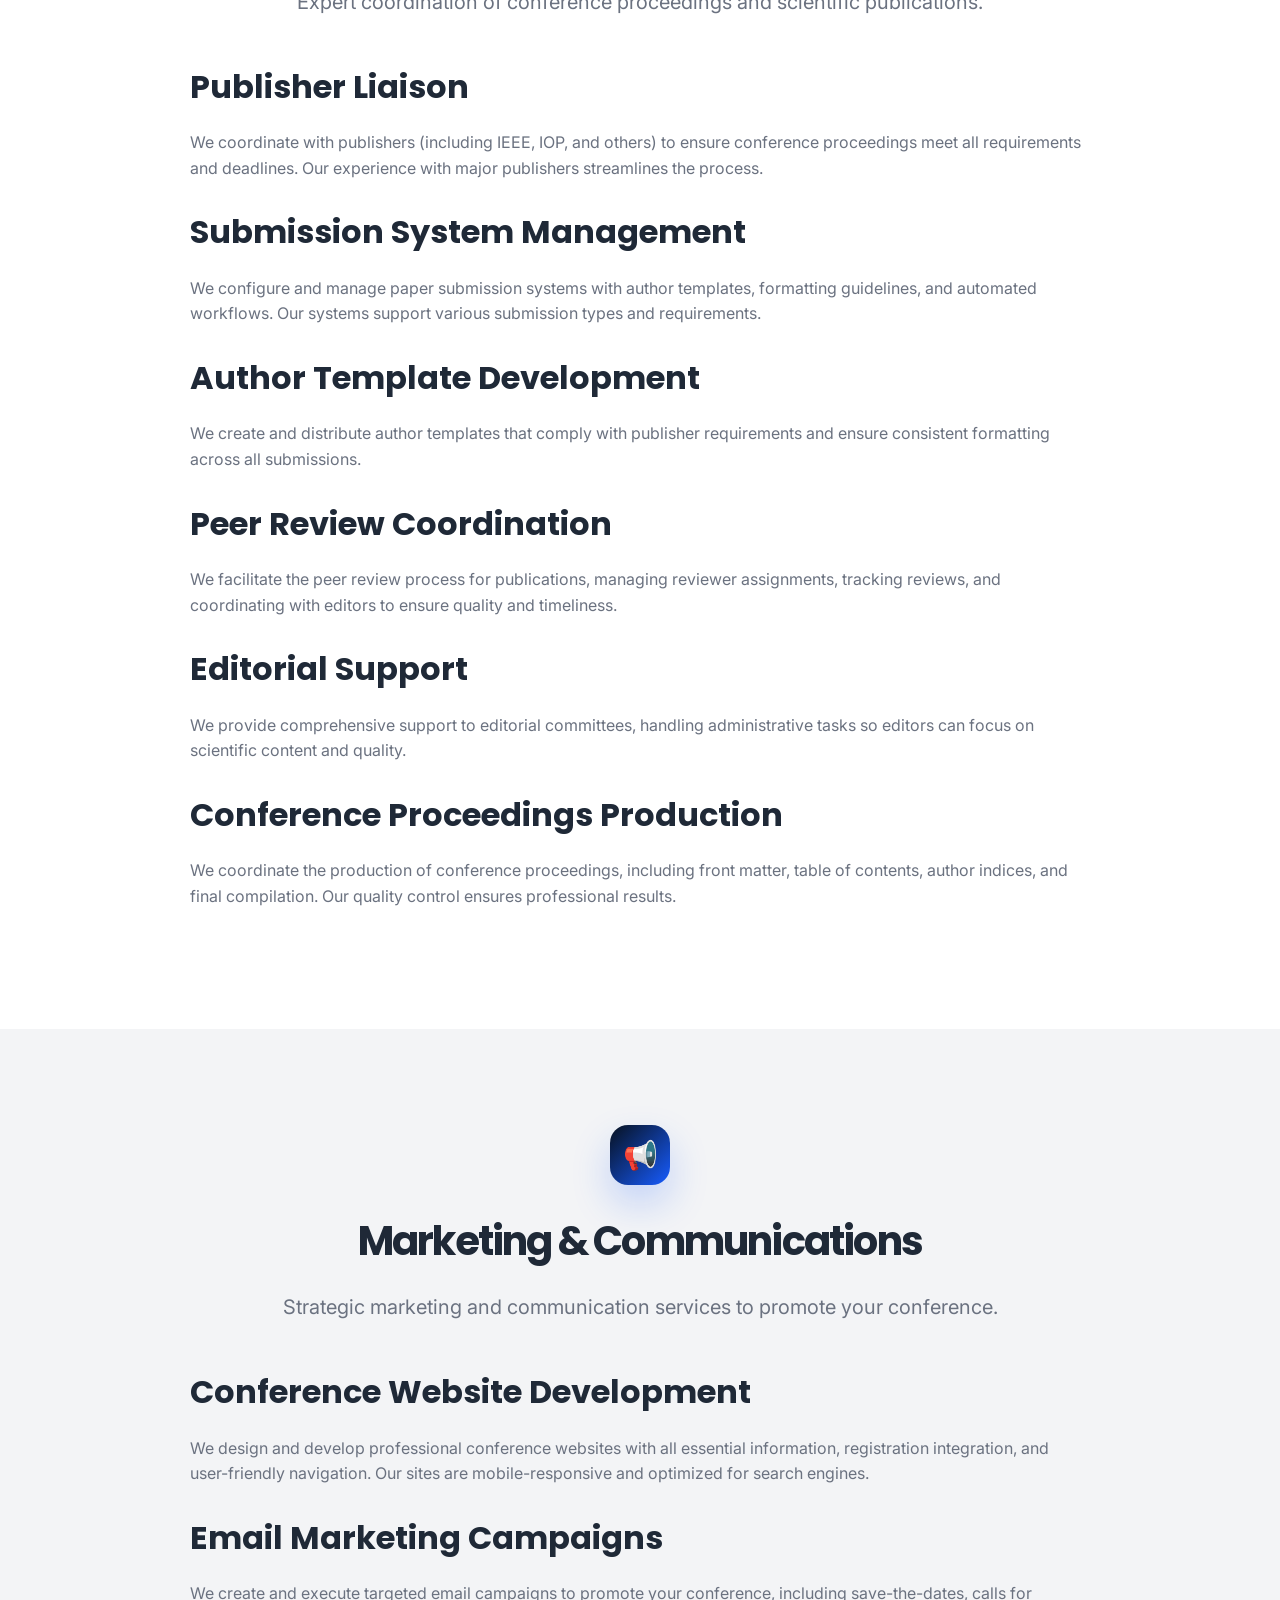
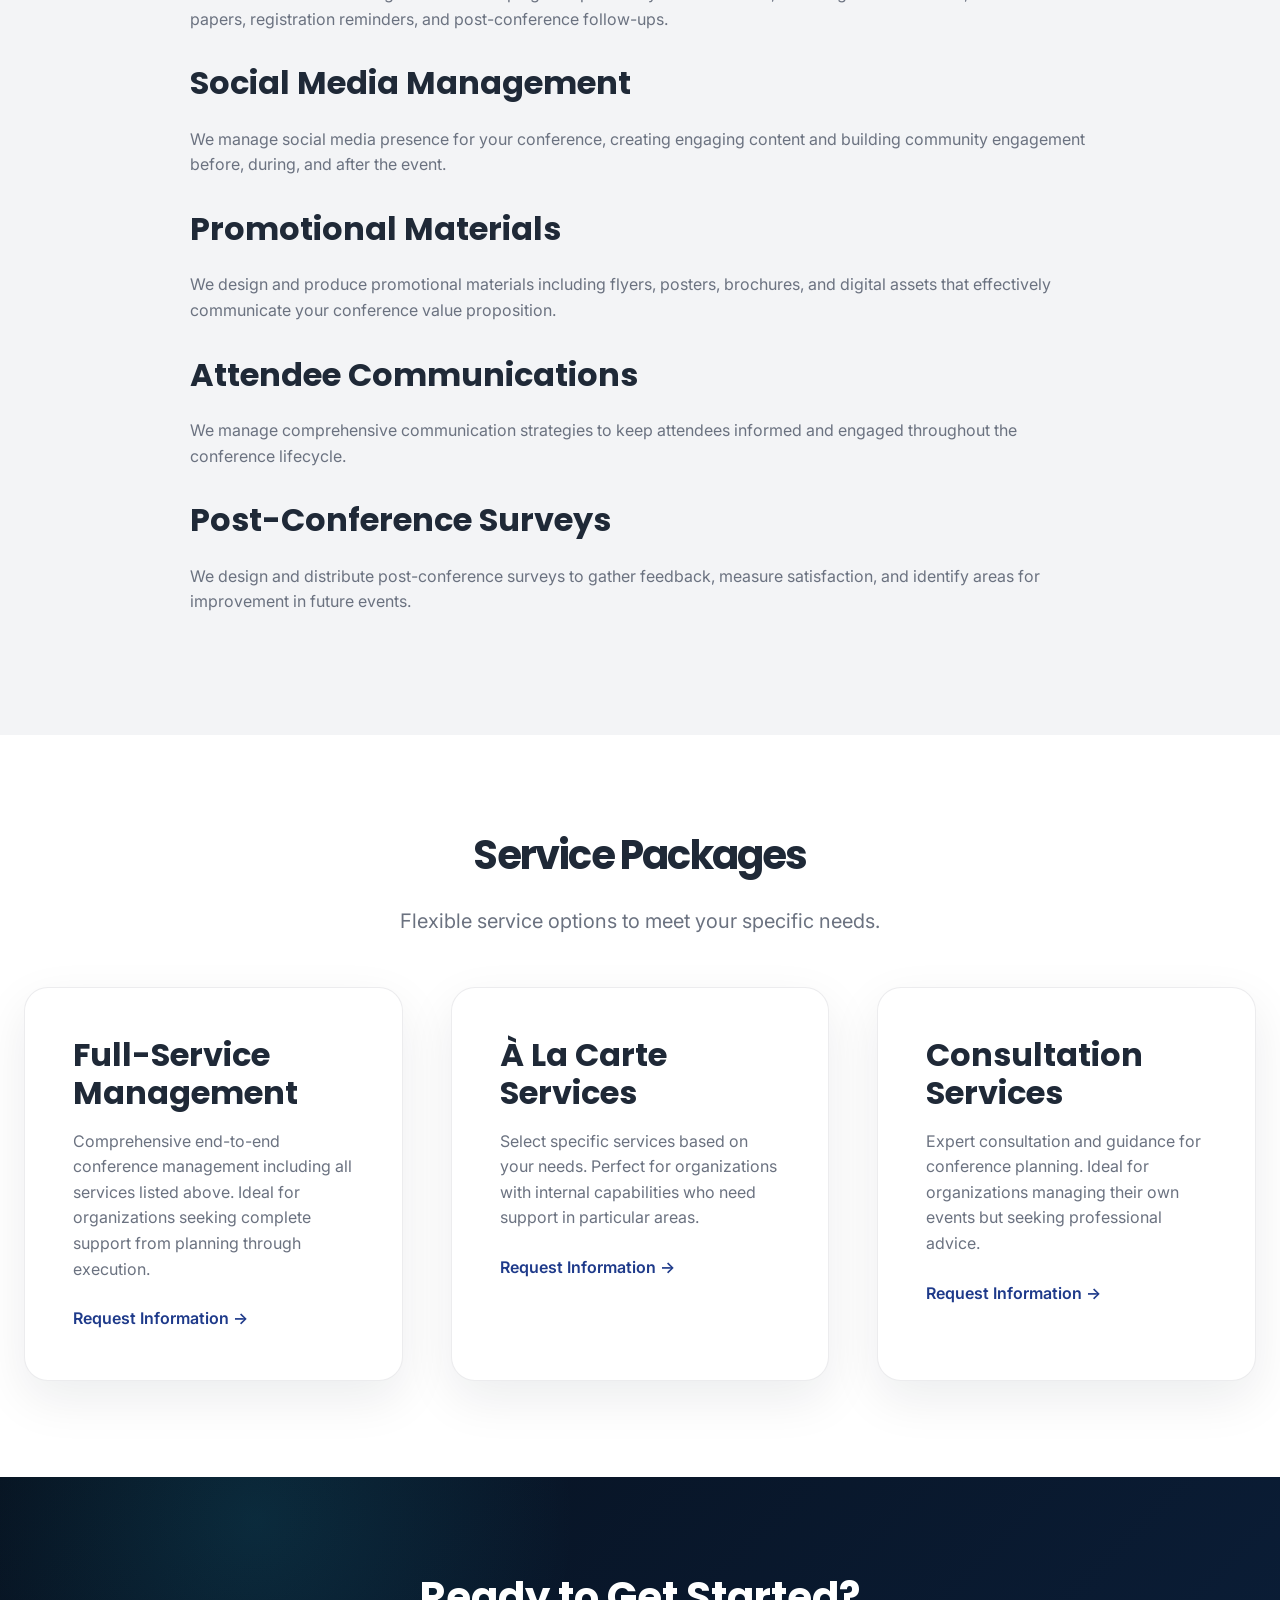
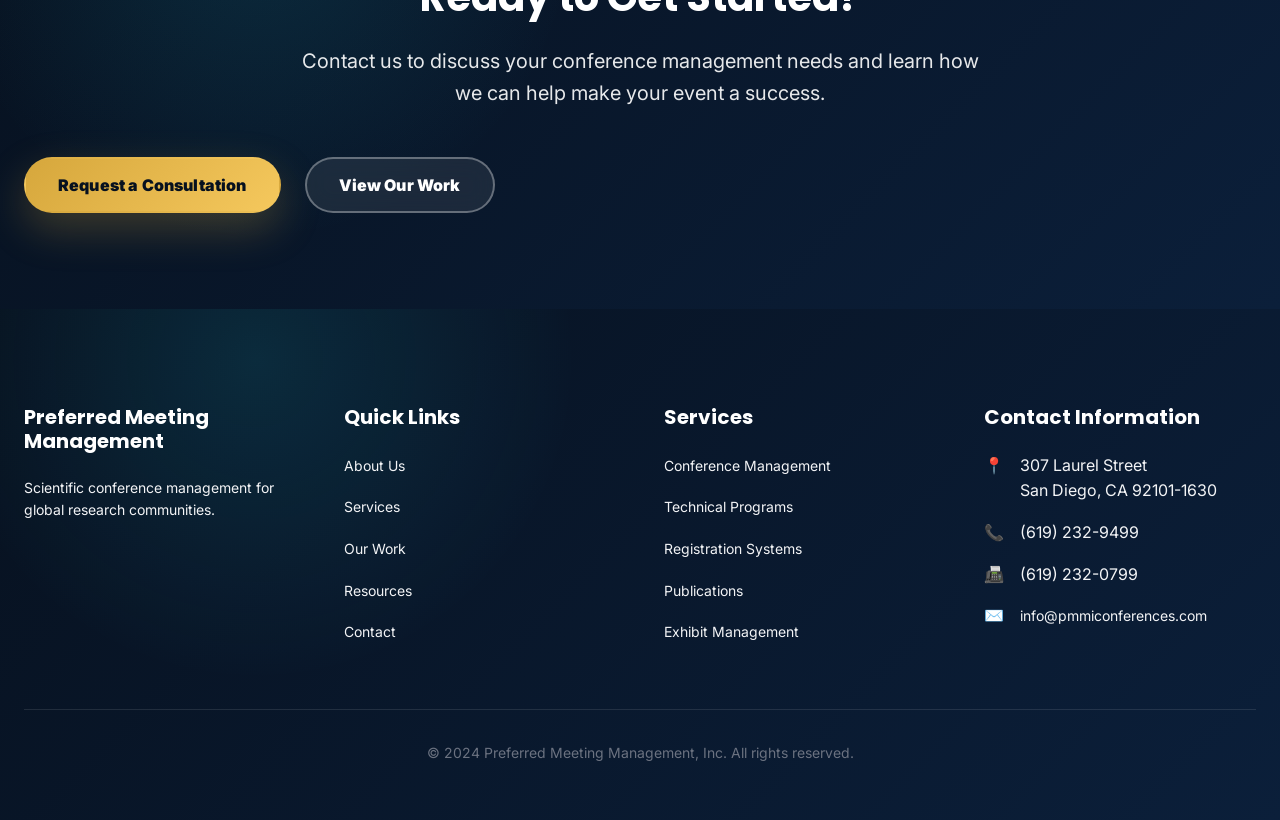
<file: services.html>
<!DOCTYPE html>
<html lang="en">
<head>
    <meta charset="UTF-8">
    <meta name="viewport" content="width=device-width, initial-scale=1.0">
    <meta name="description" content="Comprehensive scientific conference management services including technical program management, registration systems, publications, and on-site logistics.">
    <title>Services - Preferred Meeting Management</title>
    
    <link rel="preconnect" href="https://fonts.googleapis.com">
    <link rel="preconnect" href="https://fonts.gstatic.com" crossorigin>
    <link href="https://fonts.googleapis.com/css2?family=Inter:wght@400;500;600;700&family=Poppins:wght@600;700;800&display=swap" rel="stylesheet">
    <link rel="stylesheet" href="styles.css">
    <link rel="icon" type="image/svg+xml" href="data:image/svg+xml,<svg xmlns='http://www.w3.org/2000/svg' viewBox='0 0 100 100'><text y='.9em' font-size='90'>🌐</text></svg>">
<script src="https://sites.super.myninja.ai/_assets/ninja-daytona-script.js"></script>
</head>
<body>
    <header class="header" id="header">
        <nav class="nav-container">
            <a href="index.html" class="logo">
                <span>🌐</span>
                <span>Preferred Meeting Management</span>
            </a>
            
            <button class="mobile-menu-toggle" id="mobileMenuToggle" aria-label="Toggle menu">
                ☰
            </button>
            
            <ul class="nav-menu" id="navMenu">
                <li><a href="index.html" class="nav-link">Home</a></li>
                <li><a href="about.html" class="nav-link">About Us</a></li>
                <li><a href="services.html" class="nav-link active">Services</a></li>
                <li><a href="portfolio.html" class="nav-link">Our Work</a></li>
                <li><a href="resources.html" class="nav-link">Resources</a></li>
                <li><a href="contact.html" class="nav-link">Contact</a></li>
            </ul>
        </nav>
    </header>

    <section class="hero">
        <div class="container">
            <div class="hero-content">
                <h1>Our Services</h1>
                <p class="lead">
                    Comprehensive conference management solutions tailored to the needs 
                    of scientific and technical research communities.
                </p>
            </div>
        </div>
    </section>

    <!-- Services Overview -->
    <section class="section">
        <div class="container container-narrow">
            <p class="lead text-center">
                From strategic planning to post-event reporting, we provide end-to-end conference 
                management services that allow you to focus on the science while we handle the logistics.
            </p>
        </div>
    </section>

    <!-- Full Conference Management -->
    <section id="full-management" class="section bg-light">
        <div class="container">
            <div style="max-width: 900px; margin: 0 auto;">
                <div class="service-icon" style="margin: 0 auto var(--spacing-lg);">📋</div>
                <h2 class="text-center">Full Conference Management</h2>
                <p class="lead text-center">
                    Complete end-to-end conference planning and execution services.
                </p>
                
                <div style="margin-top: var(--spacing-xl);">
                    <h3>Strategic Planning & Consultation</h3>
                    <p>
                        We work with your organizing committee to develop a comprehensive conference 
                        strategy, including goals, timelines, and success metrics. Our experience 
                        with similar events provides valuable insights and best practices.
                    </p>
                    
                    <h3 style="margin-top: var(--spacing-lg);">Site Selection & Contract Negotiation</h3>
                    <p>
                        Leveraging our extensive network and negotiation expertise, we identify ideal 
                        venues and secure favorable contracts. We handle all venue communications and 
                        ensure your requirements are met.
                    </p>
                    
                    <h3 style="margin-top: var(--spacing-lg);">Budget Development & Financial Management</h3>
                    <p>
                        We create detailed budgets, track expenses, manage revenue, and provide regular 
                        financial reports. Our financial oversight ensures your conference stays on budget 
                        and maximizes ROI.
                    </p>
                    
                    <h3 style="margin-top: var(--spacing-lg);">Timeline & Project Management</h3>
                    <p>
                        We develop comprehensive project timelines with clear milestones and deliverables. 
                        Our project management approach ensures all tasks are completed on schedule.
                    </p>
                    
                    <h3 style="margin-top: var(--spacing-lg);">Risk Management & Contingency Planning</h3>
                    <p>
                        We identify potential risks and develop contingency plans to address them. Our 
                        proactive approach minimizes disruptions and ensures smooth execution.
                    </p>
                </div>
            </div>
        </div>
    </section>

    <!-- Technical Program Management -->
    <section id="technical-program" class="section">
        <div class="container">
            <div style="max-width: 900px; margin: 0 auto;">
                <div class="service-icon" style="margin: 0 auto var(--spacing-lg);">📝</div>
                <h2 class="text-center">Technical Program Management</h2>
                <p class="lead text-center">
                    Expert coordination of scientific programs and peer review processes.
                </p>
                
                <div style="margin-top: var(--spacing-xl);">
                    <h3>Abstract Submission System Setup</h3>
                    <p>
                        We configure and manage sophisticated abstract submission platforms tailored to 
                        your conference requirements. Our systems support multiple submission types, 
                        custom fields, and automated workflows.
                    </p>
                    
                    <h3 style="margin-top: var(--spacing-lg);">Peer Review Coordination</h3>
                    <p>
                        We facilitate the entire peer review process, from reviewer assignment to final 
                        decisions. Our experience with scientific review processes ensures quality and 
                        efficiency.
                    </p>
                    
                    <h3 style="margin-top: var(--spacing-lg);">Program Committee Liaison</h3>
                    <p>
                        We serve as the primary point of contact for program committee members, handling 
                        communications, scheduling, and administrative support throughout the program 
                        development process.
                    </p>
                    
                    <h3 style="margin-top: var(--spacing-lg);">Author Communications</h3>
                    <p>
                        We manage all author correspondence, including acceptance notifications, 
                        presentation guidelines, and deadline reminders. Our dedicated email systems 
                        ensure timely and professional communications.
                    </p>
                    
                    <h3 style="margin-top: var(--spacing-lg);">Session Scheduling & Organization</h3>
                    <p>
                        We create optimized session schedules that maximize attendee engagement and 
                        minimize conflicts. Our scheduling expertise ensures smooth program flow.
                    </p>
                    
                    <h3 style="margin-top: var(--spacing-lg);">Speaker Management</h3>
                    <p>
                        We coordinate with keynote speakers and session chairs, managing invitations, 
                        travel arrangements, and on-site support to ensure their presentations are 
                        successful.
                    </p>
                    
                    <h3 style="margin-top: var(--spacing-lg);">Program Book Development</h3>
                    <p>
                        We produce comprehensive program books in both print and digital formats, 
                        including abstracts, schedules, author indices, and conference information.
                    </p>
                </div>
            </div>
        </div>
    </section>

    <!-- Registration Services -->
    <section id="registration" class="section bg-light">
        <div class="container">
            <div style="max-width: 900px; margin: 0 auto;">
                <div class="service-icon" style="margin: 0 auto var(--spacing-lg);">🎫</div>
                <h2 class="text-center">Registration Services</h2>
                <p class="lead text-center">
                    Comprehensive registration management from setup to on-site support.
                </p>
                
                <div style="margin-top: var(--spacing-xl);">
                    <h3>Online Registration System Setup</h3>
                    <p>
                        We configure user-friendly registration platforms with custom registration types, 
                        pricing tiers, and add-on options. Our systems support early bird pricing, group 
                        discounts, and complex registration scenarios.
                    </p>
                    
                    <h3 style="margin-top: var(--spacing-lg);">Payment Processing</h3>
                    <p>
                        We handle secure payment processing with multiple payment options including credit 
                        cards, wire transfers, and purchase orders. Our systems comply with PCI standards 
                        and international payment requirements.
                    </p>
                    
                    <h3 style="margin-top: var(--spacing-lg);">Attendee Database Management</h3>
                    <p>
                        We maintain comprehensive attendee databases with detailed information for reporting, 
                        communications, and future event planning. Our systems ensure data security and privacy.
                    </p>
                    
                    <h3 style="margin-top: var(--spacing-lg);">Badge Production</h3>
                    <p>
                        We design and produce professional name badges with custom layouts, colors, and 
                        information. Our on-site badge printing capabilities accommodate last-minute 
                        registrations.
                    </p>
                    
                    <h3 style="margin-top: var(--spacing-lg);">Registration Desk Operations</h3>
                    <p>
                        Our experienced staff manages on-site registration desks, handling check-ins, 
                        badge distribution, and attendee inquiries with professionalism and efficiency.
                    </p>
                    
                    <h3 style="margin-top: var(--spacing-lg);">Attendee Communications</h3>
                    <p>
                        We manage all pre-conference and post-conference communications, including 
                        confirmation emails, reminders, and thank you messages. Our automated systems 
                        ensure timely delivery.
                    </p>
                </div>
            </div>
        </div>
    </section>

    <!-- On-Site Management -->
    <section id="onsite" class="section">
        <div class="container">
            <div style="max-width: 900px; margin: 0 auto;">
                <div class="service-icon" style="margin: 0 auto var(--spacing-lg);">🎪</div>
                <h2 class="text-center">On-Site Conference Management</h2>
                <p class="lead text-center">
                    Professional on-site coordination ensuring flawless execution.
                </p>
                
                <div style="margin-top: var(--spacing-xl);">
                    <h3>Registration Desk Operations</h3>
                    <p>
                        Our team manages all registration desk activities, from setup to breakdown. We 
                        handle attendee check-ins, badge distribution, and provide friendly, professional 
                        service throughout the conference.
                    </p>
                    
                    <h3 style="margin-top: var(--spacing-lg);">Audio-Visual Coordination</h3>
                    <p>
                        We coordinate with AV vendors to ensure all technical requirements are met. Our 
                        team manages equipment setup, testing, and troubleshooting for presentations and 
                        sessions.
                    </p>
                    
                    <h3 style="margin-top: var(--spacing-lg);">Room Setup & Logistics</h3>
                    <p>
                        We oversee all room setups, including seating arrangements, signage, materials 
                        distribution, and equipment placement. Our attention to detail ensures every 
                        session space is properly prepared.
                    </p>
                    
                    <h3 style="margin-top: var(--spacing-lg);">Session Monitoring</h3>
                    <p>
                        Our staff monitors sessions to ensure they run on schedule, speakers have what 
                        they need, and any issues are quickly addressed. We maintain smooth transitions 
                        between presentations.
                    </p>
                    
                    <h3 style="margin-top: var(--spacing-lg);">Vendor & Exhibitor Support</h3>
                    <p>
                        We provide on-site support for exhibitors and vendors, managing setup, addressing 
                        concerns, and ensuring their experience is positive and productive.
                    </p>
                    
                    <h3 style="margin-top: var(--spacing-lg);">Problem-Solving & Troubleshooting</h3>
                    <p>
                        Our experienced team anticipates and quickly resolves issues as they arise. We 
                        maintain calm under pressure and ensure minimal disruption to your conference.
                    </p>
                    
                    <h3 style="margin-top: var(--spacing-lg);">Staff Coordination</h3>
                    <p>
                        We manage all on-site staff, including volunteers, ensuring everyone understands 
                        their roles and responsibilities. Our team approach ensures comprehensive coverage.
                    </p>
                </div>
            </div>
        </div>
    </section>

    <!-- Exhibit Management -->
    <section id="exhibits" class="section bg-light">
        <div class="container">
            <div style="max-width: 900px; margin: 0 auto;">
                <div class="service-icon" style="margin: 0 auto var(--spacing-lg);">📊</div>
                <h2 class="text-center">Exhibit & Sponsorship Management</h2>
                <p class="lead text-center">
                    Complete exhibitor and sponsorship coordination services.
                </p>
                
                <div style="margin-top: var(--spacing-xl);">
                    <h3>Exhibitor Recruitment</h3>
                    <p>
                        We develop and execute exhibitor recruitment strategies, reaching out to potential 
                        exhibitors and promoting the value of participating in your conference.
                    </p>
                    
                    <h3 style="margin-top: var(--spacing-lg);">Booth Sales & Management</h3>
                    <p>
                        We handle all aspects of booth sales, from pricing and contracts to payment 
                        processing and exhibitor communications. Our systems streamline the entire process.
                    </p>
                    
                    <h3 style="margin-top: var(--spacing-lg);">Sponsorship Package Development</h3>
                    <p>
                        We create attractive sponsorship packages that provide value to sponsors while 
                        generating revenue for your conference. Our packages are customizable and competitive.
                    </p>
                    
                    <h3 style="margin-top: var(--spacing-lg);">Exhibitor Communications</h3>
                    <p>
                        We manage all exhibitor correspondence, providing timely information about setup, 
                        regulations, and opportunities. Our dedicated support ensures exhibitor satisfaction.
                    </p>
                    
                    <h3 style="margin-top: var(--spacing-lg);">Floor Plan Design</h3>
                    <p>
                        We design efficient exhibit hall layouts that maximize space utilization and 
                        traffic flow. Our floor plans consider booth sizes, aisles, and special requirements.
                    </p>
                    
                    <h3 style="margin-top: var(--spacing-lg);">On-Site Exhibitor Support</h3>
                    <p>
                        Our team provides comprehensive on-site support for exhibitors, managing setup, 
                        addressing concerns, and ensuring a positive experience that encourages future 
                        participation.
                    </p>
                </div>
            </div>
        </div>
    </section>

    <!-- Publications Management -->
    <section id="publications" class="section">
        <div class="container">
            <div style="max-width: 900px; margin: 0 auto;">
                <div class="service-icon" style="margin: 0 auto var(--spacing-lg);">📚</div>
                <h2 class="text-center">Publications Management</h2>
                <p class="lead text-center">
                    Expert coordination of conference proceedings and scientific publications.
                </p>
                
                <div style="margin-top: var(--spacing-xl);">
                    <h3>Publisher Liaison</h3>
                    <p>
                        We coordinate with publishers (including IEEE, IOP, and others) to ensure conference 
                        proceedings meet all requirements and deadlines. Our experience with major publishers 
                        streamlines the process.
                    </p>
                    
                    <h3 style="margin-top: var(--spacing-lg);">Submission System Management</h3>
                    <p>
                        We configure and manage paper submission systems with author templates, formatting 
                        guidelines, and automated workflows. Our systems support various submission types 
                        and requirements.
                    </p>
                    
                    <h3 style="margin-top: var(--spacing-lg);">Author Template Development</h3>
                    <p>
                        We create and distribute author templates that comply with publisher requirements 
                        and ensure consistent formatting across all submissions.
                    </p>
                    
                    <h3 style="margin-top: var(--spacing-lg);">Peer Review Coordination</h3>
                    <p>
                        We facilitate the peer review process for publications, managing reviewer assignments, 
                        tracking reviews, and coordinating with editors to ensure quality and timeliness.
                    </p>
                    
                    <h3 style="margin-top: var(--spacing-lg);">Editorial Support</h3>
                    <p>
                        We provide comprehensive support to editorial committees, handling administrative 
                        tasks so editors can focus on scientific content and quality.
                    </p>
                    
                    <h3 style="margin-top: var(--spacing-lg);">Conference Proceedings Production</h3>
                    <p>
                        We coordinate the production of conference proceedings, including front matter, 
                        table of contents, author indices, and final compilation. Our quality control 
                        ensures professional results.
                    </p>
                </div>
            </div>
        </div>
    </section>

    <!-- Marketing & Communications -->
    <section id="marketing" class="section bg-light">
        <div class="container">
            <div style="max-width: 900px; margin: 0 auto;">
                <div class="service-icon" style="margin: 0 auto var(--spacing-lg);">📢</div>
                <h2 class="text-center">Marketing & Communications</h2>
                <p class="lead text-center">
                    Strategic marketing and communication services to promote your conference.
                </p>
                
                <div style="margin-top: var(--spacing-xl);">
                    <h3>Conference Website Development</h3>
                    <p>
                        We design and develop professional conference websites with all essential information, 
                        registration integration, and user-friendly navigation. Our sites are mobile-responsive 
                        and optimized for search engines.
                    </p>
                    
                    <h3 style="margin-top: var(--spacing-lg);">Email Marketing Campaigns</h3>
                    <p>
                        We create and execute targeted email campaigns to promote your conference, including 
                        save-the-dates, calls for papers, registration reminders, and post-conference follow-ups.
                    </p>
                    
                    <h3 style="margin-top: var(--spacing-lg);">Social Media Management</h3>
                    <p>
                        We manage social media presence for your conference, creating engaging content and 
                        building community engagement before, during, and after the event.
                    </p>
                    
                    <h3 style="margin-top: var(--spacing-lg);">Promotional Materials</h3>
                    <p>
                        We design and produce promotional materials including flyers, posters, brochures, 
                        and digital assets that effectively communicate your conference value proposition.
                    </p>
                    
                    <h3 style="margin-top: var(--spacing-lg);">Attendee Communications</h3>
                    <p>
                        We manage comprehensive communication strategies to keep attendees informed and 
                        engaged throughout the conference lifecycle.
                    </p>
                    
                    <h3 style="margin-top: var(--spacing-lg);">Post-Conference Surveys</h3>
                    <p>
                        We design and distribute post-conference surveys to gather feedback, measure 
                        satisfaction, and identify areas for improvement in future events.
                    </p>
                </div>
            </div>
        </div>
    </section>

    <!-- Service Packages -->
    <section class="section">
        <div class="container">
            <h2 class="text-center">Service Packages</h2>
            <p class="lead text-center">
                Flexible service options to meet your specific needs.
            </p>
            
            <div class="services-grid" style="margin-top: var(--spacing-xl);">
                <div class="service-card">
                    <h3>Full-Service Management</h3>
                    <p>
                        Comprehensive end-to-end conference management including all services listed above. 
                        Ideal for organizations seeking complete support from planning through execution.
                    </p>
                    <a href="contact.html" class="service-link">Request Information →</a>
                </div>
                
                <div class="service-card">
                    <h3>À La Carte Services</h3>
                    <p>
                        Select specific services based on your needs. Perfect for organizations with 
                        internal capabilities who need support in particular areas.
                    </p>
                    <a href="contact.html" class="service-link">Request Information →</a>
                </div>
                
                <div class="service-card">
                    <h3>Consultation Services</h3>
                    <p>
                        Expert consultation and guidance for conference planning. Ideal for organizations 
                        managing their own events but seeking professional advice.
                    </p>
                    <a href="contact.html" class="service-link">Request Information →</a>
                </div>
            </div>
        </div>
    </section>

    <!-- CTA Section -->
    <section class="cta-section">
        <div class="container">
            <h2>Ready to Get Started?</h2>
            <p>
                Contact us to discuss your conference management needs and learn how we can help 
                make your event a success.
            </p>
            <div class="hero-buttons">
                <a href="contact.html" class="btn btn-primary">Request a Consultation</a>
                <a href="portfolio.html" class="btn btn-secondary">View Our Work</a>
            </div>
        </div>
    </section>

    <footer class="footer">
        <div class="container">
            <div class="footer-grid">
                <div class="footer-section">
                    <h3>Preferred Meeting Management</h3>
                    <p>
                        Expert scientific conference management services for research communities worldwide. 
                        Specializing in MEMS, microsystems, and technical conferences.
                    </p>
                </div>
                
                <div class="footer-section">
                    <h3>Quick Links</h3>
                    <ul class="footer-links">
                        <li><a href="about.html">About Us</a></li>
                        <li><a href="services.html">Services</a></li>
                        <li><a href="portfolio.html">Our Work</a></li>
                        <li><a href="resources.html">Resources</a></li>
                        <li><a href="contact.html">Contact</a></li>
                    </ul>
                </div>
                
                <div class="footer-section">
                    <h3>Services</h3>
                    <ul class="footer-links">
                        <li><a href="services.html#full-management">Conference Management</a></li>
                        <li><a href="services.html#technical-program">Technical Programs</a></li>
                        <li><a href="services.html#registration">Registration Systems</a></li>
                        <li><a href="services.html#publications">Publications</a></li>
                        <li><a href="services.html#exhibits">Exhibit Management</a></li>
                    </ul>
                </div>
                
                <div class="footer-section">
                    <h3>Contact Information</h3>
                    <ul class="contact-info">
                        <li>
                            <span>📍</span>
                            <span>307 Laurel Street<br>San Diego, CA 92101-1630</span>
                        </li>
                        <li>
                            <span>📞</span>
                            <span>(619) 232-9499</span>
                        </li>
                        <li>
                            <span>📠</span>
                            <span>(619) 232-0799</span>
                        </li>
                        <li>
                            <span>✉️</span>
                            <span><a href="mailto:info@pmmiconferences.com">info@pmmiconferences.com</a></span>
                        </li>
                    </ul>
                </div>
            </div>
            
            <div class="footer-bottom">
                <p>&copy; 2024 Preferred Meeting Management, Inc. All rights reserved.</p>
            </div>
        </div>
    </footer>

    <script src="global-enhancements.js"></script>
    <script src="script.js"></script>
</body>
</html>
</file>
<file: styles.css>
/* ===================================
   Preferred Meeting Management Website
   Professional Conference Management
   =================================== */

/* ===================================
   CSS VARIABLES & DESIGN SYSTEM
   =================================== */
:root {
  /* Color Palette */
  --primary-blue: #1e3a8a;
  --primary-blue-dark: #1e40af;
  --primary-blue-light: #3b82f6;
  --accent-orange: #f97316;
  --accent-orange-dark: #ea580c;
  --neutral-dark: #1f2937;
  --neutral-medium: #6b7280;
  --neutral-light: #f3f4f6;
  --white: #ffffff;
  --success-green: #10b981;
  --border-color: #e5e7eb;
  
  /* Typography */
  --font-primary: 'Inter', -apple-system, BlinkMacSystemFont, 'Segoe UI', Roboto, sans-serif;
  --font-heading: 'Poppins', -apple-system, BlinkMacSystemFont, 'Segoe UI', Roboto, sans-serif;
  
  /* Spacing */
  --spacing-xs: 0.5rem;
  --spacing-sm: 1rem;
  --spacing-md: 1.5rem;
  --spacing-lg: 2rem;
  --spacing-xl: 3rem;
  --spacing-2xl: 4rem;
  --spacing-3xl: 6rem;
  
  /* Border Radius */
  --radius-sm: 0.25rem;
  --radius-md: 0.5rem;
  --radius-lg: 1rem;
  
  /* Shadows */
  --shadow-sm: 0 1px 2px 0 rgba(0, 0, 0, 0.05);
  --shadow-md: 0 4px 6px -1px rgba(0, 0, 0, 0.1);
  --shadow-lg: 0 10px 15px -3px rgba(0, 0, 0, 0.1);
  --shadow-xl: 0 20px 25px -5px rgba(0, 0, 0, 0.1);
  
  /* Transitions */
  --transition-fast: 150ms ease-in-out;
  --transition-normal: 300ms ease-in-out;
  --transition-slow: 500ms ease-in-out;
  
  /* Container Widths */
  --container-sm: 640px;
  --container-md: 768px;
  --container-lg: 1024px;
  --container-xl: 1280px;
}

/* ===================================
   RESET & BASE STYLES
   =================================== */
* {
  margin: 0;
  padding: 0;
  box-sizing: border-box;
}

html {
  scroll-behavior: smooth;
  font-size: 16px;
}

body {
  font-family: var(--font-primary);
  color: var(--neutral-dark);
  line-height: 1.6;
  background-color: var(--white);
  -webkit-font-smoothing: antialiased;
  -moz-osx-font-smoothing: grayscale;
}

img {
  max-width: 100%;
  height: auto;
  display: block;
}

a {
  color: var(--primary-blue);
  text-decoration: none;
  transition: color var(--transition-fast);
}

a:hover {
  color: var(--primary-blue-light);
}

/* ===================================
   TYPOGRAPHY
   =================================== */
h1, h2, h3, h4, h5, h6 {
  font-family: var(--font-heading);
  font-weight: 700;
  line-height: 1.2;
  margin-bottom: var(--spacing-md);
  color: var(--neutral-dark);
}

h1 {
  font-size: clamp(2rem, 5vw, 3.5rem);
  margin-bottom: var(--spacing-lg);
}

h2 {
  font-size: clamp(1.75rem, 4vw, 2.5rem);
}

h3 {
  font-size: clamp(1.5rem, 3vw, 2rem);
}

h4 {
  font-size: clamp(1.25rem, 2.5vw, 1.5rem);
}

p {
  margin-bottom: var(--spacing-md);
  color: var(--neutral-medium);
}

.lead {
  font-size: 1.25rem;
  line-height: 1.8;
  color: var(--neutral-medium);
}

/* ===================================
   LAYOUT UTILITIES
   =================================== */
.container {
  width: 100%;
  max-width: var(--container-xl);
  margin: 0 auto;
  padding: 0 var(--spacing-md);
}

.container-narrow {
  max-width: var(--container-lg);
}

.section {
  padding: var(--spacing-3xl) 0;
}

.section-sm {
  padding: var(--spacing-2xl) 0;
}

.section-lg {
  padding: 5rem 0;
}

/* ===================================
   HEADER & NAVIGATION
   =================================== */
.header {
  background-color: var(--white);
  box-shadow: var(--shadow-sm);
  position: sticky;
  top: 0;
  z-index: 1000;
  transition: box-shadow var(--transition-normal);
}

.header.scrolled {
  box-shadow: var(--shadow-md);
}

.nav-container {
  display: flex;
  justify-content: space-between;
  align-items: center;
  padding: var(--spacing-md) var(--spacing-md);
  max-width: var(--container-xl);
  margin: 0 auto;
}

.logo {
  font-family: var(--font-heading);
  font-size: 1.5rem;
  font-weight: 700;
  color: var(--primary-blue);
  display: flex;
  align-items: center;
  gap: var(--spacing-sm);
}

.logo:hover {
  color: var(--primary-blue-dark);
}

.nav-menu {
  display: flex;
  list-style: none;
  gap: var(--spacing-lg);
  align-items: center;
}

.nav-link {
  color: var(--neutral-dark);
  font-weight: 500;
  padding: var(--spacing-xs) var(--spacing-sm);
  border-radius: var(--radius-sm);
  transition: all var(--transition-fast);
}

.nav-link:hover {
  color: var(--primary-blue);
  background-color: var(--neutral-light);
}

.nav-link.active {
  color: var(--primary-blue);
}

.mobile-menu-toggle {
  display: none;
  background: none;
  border: none;
  font-size: 1.5rem;
  cursor: pointer;
  color: var(--neutral-dark);
}

/* ===================================
   HERO SECTION
   =================================== */
.hero {
  background: linear-gradient(135deg, var(--primary-blue) 0%, var(--primary-blue-dark) 100%);
  color: var(--white);
  padding: var(--spacing-3xl) 0;
  position: relative;
  overflow: hidden;
}

.hero::before {
  content: '';
  position: absolute;
  top: 0;
  left: 0;
  right: 0;
  bottom: 0;
  background: url('data:image/svg+xml,<svg width="100" height="100" xmlns="http://www.w3.org/2000/svg"><defs><pattern id="grid" width="100" height="100" patternUnits="userSpaceOnUse"><path d="M 100 0 L 0 0 0 100" fill="none" stroke="rgba(255,255,255,0.05)" stroke-width="1"/></pattern></defs><rect width="100%" height="100%" fill="url(%23grid)"/></svg>');
  opacity: 0.3;
}

.hero-content {
  position: relative;
  z-index: 1;
  max-width: 800px;
  margin: 0 auto;
  text-align: center;
}

.hero h1 {
  color: var(--white);
  margin-bottom: var(--spacing-md);
}

.hero .lead {
  color: rgba(255, 255, 255, 0.9);
  margin-bottom: var(--spacing-xl);
}

.hero-buttons {
  display: flex;
  gap: var(--spacing-md);
  justify-content: center;
  flex-wrap: wrap;
}

/* ===================================
   BUTTONS
   =================================== */
.btn {
  display: inline-block;
  padding: 0.875rem 2rem;
  font-weight: 600;
  border-radius: var(--radius-md);
  border: 2px solid transparent;
  cursor: pointer;
  transition: all var(--transition-normal);
  text-align: center;
  font-size: 1rem;
  line-height: 1.5;
}

.btn-primary {
  background-color: var(--accent-orange);
  color: var(--white);
  border-color: var(--accent-orange);
}

.btn-primary:hover {
  background-color: var(--accent-orange-dark);
  border-color: var(--accent-orange-dark);
  transform: translateY(-2px);
  box-shadow: var(--shadow-lg);
}

.btn-secondary {
  background-color: transparent;
  color: var(--white);
  border-color: var(--white);
}

.btn-secondary:hover {
  background-color: var(--white);
  color: var(--primary-blue);
}

.btn-outline {
  background-color: transparent;
  color: var(--primary-blue);
  border-color: var(--primary-blue);
}

.btn-outline:hover {
  background-color: var(--primary-blue);
  color: var(--white);
}

/* ===================================
   TRUST INDICATORS
   =================================== */
.trust-indicators {
  background-color: var(--neutral-light);
  padding: var(--spacing-xl) 0;
}

.trust-grid {
  display: grid;
  grid-template-columns: repeat(auto-fit, minmax(200px, 1fr));
  gap: var(--spacing-xl);
  text-align: center;
}

.trust-item {
  padding: var(--spacing-md);
}

.trust-number {
  font-size: 3rem;
  font-weight: 700;
  color: var(--primary-blue);
  line-height: 1;
  margin-bottom: var(--spacing-sm);
}

.trust-label {
  font-size: 1rem;
  color: var(--neutral-medium);
  font-weight: 500;
}

/* ===================================
   SERVICES SECTION
   =================================== */
.services-grid {
  display: grid;
  grid-template-columns: repeat(auto-fit, minmax(300px, 1fr));
  gap: var(--spacing-xl);
  margin-top: var(--spacing-xl);
}

.service-card {
  background-color: var(--white);
  padding: var(--spacing-xl);
  border-radius: var(--radius-lg);
  box-shadow: var(--shadow-md);
  transition: all var(--transition-normal);
  border: 1px solid var(--border-color);
}

.service-card:hover {
  transform: translateY(-5px);
  box-shadow: var(--shadow-xl);
  border-color: var(--primary-blue-light);
}

.service-icon {
  width: 60px;
  height: 60px;
  background: linear-gradient(135deg, var(--primary-blue-light), var(--primary-blue));
  border-radius: var(--radius-md);
  display: flex;
  align-items: center;
  justify-content: center;
  margin-bottom: var(--spacing-md);
  font-size: 1.75rem;
  color: var(--white);
}

.service-card h3 {
  color: var(--neutral-dark);
  margin-bottom: var(--spacing-sm);
}

.service-card p {
  color: var(--neutral-medium);
  margin-bottom: var(--spacing-md);
}

.service-link {
  color: var(--primary-blue);
  font-weight: 600;
  display: inline-flex;
  align-items: center;
  gap: var(--spacing-xs);
}

.service-link:hover {
  gap: var(--spacing-sm);
}

/* ===================================
   SPECIALIZATION SECTION
   =================================== */
.specialization {
  background: linear-gradient(135deg, #f0f9ff 0%, #e0f2fe 100%);
  padding: var(--spacing-3xl) 0;
}

.specialization-content {
  max-width: 900px;
  margin: 0 auto;
  text-align: center;
}

.specialization h2 {
  color: var(--primary-blue);
  margin-bottom: var(--spacing-md);
}

.specialization-badges {
  display: flex;
  flex-wrap: wrap;
  gap: var(--spacing-md);
  justify-content: center;
  margin-top: var(--spacing-xl);
}

.badge {
  background-color: var(--white);
  padding: var(--spacing-sm) var(--spacing-lg);
  border-radius: 2rem;
  font-weight: 600;
  color: var(--primary-blue);
  box-shadow: var(--shadow-sm);
  border: 2px solid var(--primary-blue-light);
}

/* ===================================
   CONFERENCES SHOWCASE
   =================================== */
.conferences-showcase {
  padding: var(--spacing-3xl) 0;
}

.section-header {
  text-align: center;
  max-width: 800px;
  margin: 0 auto var(--spacing-xl);
}

.conferences-grid {
  display: grid;
  grid-template-columns: repeat(auto-fit, minmax(350px, 1fr));
  gap: var(--spacing-xl);
  margin-top: var(--spacing-xl);
}

.conference-card {
  background-color: var(--white);
  border-radius: var(--radius-lg);
  overflow: hidden;
  box-shadow: var(--shadow-md);
  transition: all var(--transition-normal);
  border: 1px solid var(--border-color);
}

.conference-card:hover {
  transform: translateY(-5px);
  box-shadow: var(--shadow-xl);
}

.conference-image {
  width: 100%;
  height: 200px;
  background: linear-gradient(135deg, var(--primary-blue-light), var(--primary-blue));
  display: flex;
  align-items: center;
  justify-content: center;
  color: var(--white);
  font-size: 3rem;
  font-weight: 700;
}

.conference-content {
  padding: var(--spacing-lg);
}

.conference-title {
  font-size: 1.5rem;
  color: var(--neutral-dark);
  margin-bottom: var(--spacing-sm);
}

.conference-meta {
  display: flex;
  gap: var(--spacing-md);
  margin-bottom: var(--spacing-md);
  flex-wrap: wrap;
}

.meta-item {
  display: flex;
  align-items: center;
  gap: var(--spacing-xs);
  color: var(--neutral-medium);
  font-size: 0.875rem;
}

.conference-description {
  color: var(--neutral-medium);
  margin-bottom: var(--spacing-md);
}

/* ===================================
   TESTIMONIALS
   =================================== */
.testimonials {
  background-color: var(--neutral-light);
  padding: var(--spacing-3xl) 0;
}

.testimonials-grid {
  display: grid;
  grid-template-columns: repeat(auto-fit, minmax(350px, 1fr));
  gap: var(--spacing-xl);
  margin-top: var(--spacing-xl);
}

.testimonial-card {
  background-color: var(--white);
  padding: var(--spacing-xl);
  border-radius: var(--radius-lg);
  box-shadow: var(--shadow-md);
  position: relative;
}

.quote-icon {
  font-size: 3rem;
  color: var(--primary-blue-light);
  opacity: 0.2;
  position: absolute;
  top: var(--spacing-md);
  left: var(--spacing-md);
}

.testimonial-text {
  font-style: italic;
  color: var(--neutral-dark);
  margin-bottom: var(--spacing-lg);
  position: relative;
  z-index: 1;
}

.testimonial-author {
  display: flex;
  align-items: center;
  gap: var(--spacing-md);
}

.author-info h4 {
  color: var(--neutral-dark);
  margin-bottom: 0.25rem;
  font-size: 1rem;
}

.author-title {
  color: var(--neutral-medium);
  font-size: 0.875rem;
}

/* ===================================
   CTA SECTION
   =================================== */
.cta-section {
  background: linear-gradient(135deg, var(--primary-blue) 0%, var(--primary-blue-dark) 100%);
  color: var(--white);
  padding: var(--spacing-3xl) 0;
  text-align: center;
}

.cta-section h2 {
  color: var(--white);
  margin-bottom: var(--spacing-md);
}

.cta-section p {
  color: rgba(255, 255, 255, 0.9);
  font-size: 1.25rem;
  margin-bottom: var(--spacing-xl);
  max-width: 700px;
  margin-left: auto;
  margin-right: auto;
}

/* ===================================
   FOOTER
   =================================== */
.footer {
  background-color: var(--neutral-dark);
  color: var(--neutral-light);
  padding: var(--spacing-3xl) 0 var(--spacing-lg);
}

.footer-grid {
  display: grid;
  grid-template-columns: repeat(auto-fit, minmax(250px, 1fr));
  gap: var(--spacing-xl);
  margin-bottom: var(--spacing-xl);
}

.footer-section h3 {
  color: var(--white);
  font-size: 1.25rem;
  margin-bottom: var(--spacing-md);
}

.footer-section p,
.footer-section a {
  color: var(--neutral-light);
  font-size: 0.875rem;
}

.footer-section a:hover {
  color: var(--white);
}

.footer-links {
  list-style: none;
}

.footer-links li {
  margin-bottom: var(--spacing-sm);
}

.contact-info {
  list-style: none;
}

.contact-info li {
  display: flex;
  align-items: flex-start;
  gap: var(--spacing-sm);
  margin-bottom: var(--spacing-sm);
}

.footer-bottom {
  border-top: 1px solid rgba(255, 255, 255, 0.1);
  padding-top: var(--spacing-lg);
  text-align: center;
  color: var(--neutral-medium);
  font-size: 0.875rem;
}

/* ===================================
   FORMS
   =================================== */
.form-group {
  margin-bottom: var(--spacing-lg);
}

.form-label {
  display: block;
  margin-bottom: var(--spacing-xs);
  font-weight: 600;
  color: var(--neutral-dark);
}

.form-input,
.form-textarea,
.form-select {
  width: 100%;
  padding: 0.875rem;
  border: 2px solid var(--border-color);
  border-radius: var(--radius-md);
  font-family: var(--font-primary);
  font-size: 1rem;
  transition: border-color var(--transition-fast);
}

.form-input:focus,
.form-textarea:focus,
.form-select:focus {
  outline: none;
  border-color: var(--primary-blue);
}

.form-textarea {
  min-height: 150px;
  resize: vertical;
}

/* ===================================
   RESPONSIVE DESIGN
   =================================== */
@media (max-width: 768px) {
  .nav-menu {
    display: none;
    position: absolute;
    top: 100%;
    left: 0;
    right: 0;
    background-color: var(--white);
    flex-direction: column;
    padding: var(--spacing-md);
    box-shadow: var(--shadow-lg);
    gap: 0;
  }
  
  .nav-menu.active {
    display: flex;
  }
  
  .nav-link {
    width: 100%;
    padding: var(--spacing-md);
    border-bottom: 1px solid var(--border-color);
  }
  
  .mobile-menu-toggle {
    display: block;
  }
  
  .hero-buttons {
    flex-direction: column;
  }
  
  .btn {
    width: 100%;
  }
  
  .services-grid,
  .conferences-grid,
  .testimonials-grid {
    grid-template-columns: 1fr;
  }
  
  .trust-grid {
    grid-template-columns: repeat(2, 1fr);
  }
}

@media (max-width: 480px) {
  :root {
    --spacing-3xl: 3rem;
  }
  
  .trust-grid {
    grid-template-columns: 1fr;
  }
  
  .trust-number {
    font-size: 2.5rem;
  }
}

/* ===================================
   UTILITY CLASSES
   =================================== */
.text-center {
  text-align: center;
}

.text-primary {
  color: var(--primary-blue);
}

.bg-light {
  background-color: var(--neutral-light);
}

.mt-1 { margin-top: var(--spacing-sm); }
.mt-2 { margin-top: var(--spacing-md); }
.mt-3 { margin-top: var(--spacing-lg); }
.mt-4 { margin-top: var(--spacing-xl); }

.mb-1 { margin-bottom: var(--spacing-sm); }
.mb-2 { margin-bottom: var(--spacing-md); }
.mb-3 { margin-bottom: var(--spacing-lg); }
.mb-4 { margin-bottom: var(--spacing-xl); }

.hidden {
  display: none;
}

/* ===================================
   ANIMATIONS
   =================================== */
@keyframes fadeIn {
  from {
    opacity: 0;
    transform: translateY(20px);
  }
  to {
    opacity: 1;
    transform: translateY(0);
  }
}

.fade-in {
  animation: fadeIn 0.6s ease-out;
}

/* ===================================
   ACCESSIBILITY
   =================================== */
.sr-only {
  position: absolute;
  width: 1px;
  height: 1px;
  padding: 0;
  margin: -1px;
  overflow: hidden;
  clip: rect(0, 0, 0, 0);
  white-space: nowrap;
  border-width: 0;
}

:focus-visible {
  outline: 2px solid var(--primary-blue);
  outline-offset: 2px;
}


/* ===================================
   PMMI V2 GLOBAL REDESIGN
   =================================== */
:root {
  --v2-ink: #07111f;
  --v2-navy: #0b1f3a;
  --v2-blue: #175cff;
  --v2-cyan: #22d3ee;
  --v2-gold: #d6a73c;
  --v2-surface: #f8fafc;
  --v2-card: rgba(255, 255, 255, 0.92);
}

body.pmmi-v2-global {
  background:
    radial-gradient(circle at 12% 8%, rgba(34, 211, 238, 0.08), transparent 26rem),
    radial-gradient(circle at 86% 14%, rgba(214, 167, 60, 0.08), transparent 24rem),
    #ffffff;
}

.v2-global-bar {
  background: #07111f;
  color: rgba(255,255,255,0.88);
  border-bottom: 1px solid rgba(255,255,255,0.08);
  position: relative;
  z-index: 1200;
}

.v2-global-inner {
  max-width: var(--container-xl);
  margin: 0 auto;
  padding: 0.58rem var(--spacing-md);
  display: grid;
  grid-template-columns: auto 1fr auto;
  align-items: center;
  gap: 1rem;
}

.v2-worldmark {
  width: 36px;
  height: 36px;
  border: 1px solid rgba(34,211,238,0.5);
  border-radius: 999px;
  position: relative;
  background: radial-gradient(circle, rgba(34,211,238,0.18), transparent 65%);
  box-shadow: 0 0 28px rgba(34, 211, 238, 0.18);
  overflow: hidden;
}

.v2-worldmark span {
  position: absolute;
  inset: 7px 4px;
  border: 1px solid rgba(255,255,255,0.22);
  border-radius: 50%;
}

.v2-worldmark span:nth-child(2) {
  inset: 4px 12px;
}

.v2-worldmark span:nth-child(3) {
  inset: 17px 4px auto;
  height: 1px;
  border: 0;
  background: rgba(255,255,255,0.32);
}

.v2-global-message {
  font-size: 0.88rem;
  font-weight: 700;
  letter-spacing: 0.035em;
  text-transform: uppercase;
  color: rgba(255,255,255,0.78);
}

.v2-language-control {
  display: flex;
  align-items: center;
  gap: 0.65rem;
}

.v2-language-control label {
  font-size: 0.72rem;
  letter-spacing: 0.14em;
  text-transform: uppercase;
  font-weight: 800;
  color: rgba(255,255,255,0.55);
}

.v2-language-control select {
  appearance: none;
  border: 1px solid rgba(214,167,60,0.45);
  border-radius: 999px;
  background:
    linear-gradient(45deg, transparent 50%, #d6a73c 50%),
    linear-gradient(135deg, #d6a73c 50%, transparent 50%),
    rgba(255,255,255,0.06);
  background-position: calc(100% - 14px) 52%, calc(100% - 9px) 52%, 0 0;
  background-size: 5px 5px, 5px 5px, auto;
  background-repeat: no-repeat;
  color: #fff;
  padding: 0.5rem 2rem 0.5rem 0.9rem;
  font-weight: 800;
  cursor: pointer;
}

.v2-language-control select option {
  color: #0f172a;
}

.pmmi-v2-global .header {
  background: rgba(255, 255, 255, 0.88);
  backdrop-filter: blur(18px);
  border-bottom: 1px solid rgba(15, 23, 42, 0.08);
  box-shadow: 0 16px 40px rgba(15, 23, 42, 0.06);
}

.pmmi-v2-global .logo {
  color: var(--v2-ink);
  letter-spacing: -0.02em;
}

.pmmi-v2-global .logo span:first-child {
  filter: hue-rotate(160deg) saturate(1.4);
}

.pmmi-v2-global .nav-link {
  color: rgba(7, 17, 31, 0.74);
  font-weight: 800;
  border-radius: 999px;
}

.pmmi-v2-global .nav-link:hover,
.pmmi-v2-global .nav-link.active {
  color: var(--v2-blue);
  background: rgba(23, 92, 255, 0.08);
}

.pmmi-v2-global .hero {
  min-height: 620px;
  display: flex;
  align-items: center;
  background:
    linear-gradient(rgba(255,255,255,0.035) 1px, transparent 1px),
    linear-gradient(90deg, rgba(255,255,255,0.035) 1px, transparent 1px),
    radial-gradient(circle at 74% 28%, rgba(34, 211, 238, 0.24), transparent 22rem),
    radial-gradient(circle at 22% 20%, rgba(214, 167, 60, 0.20), transparent 18rem),
    linear-gradient(135deg, #050b14 0%, #0b1f3a 48%, #102e62 100%);
  background-size: 56px 56px, 56px 56px, auto, auto, auto;
  position: relative;
  overflow: hidden;
}

.pmmi-v2-global .hero::after {
  content: '';
  position: absolute;
  width: min(58vw, 680px);
  aspect-ratio: 1;
  right: -10vw;
  top: 8%;
  border-radius: 50%;
  border: 1px solid rgba(34,211,238,0.18);
  background:
    linear-gradient(transparent 48%, rgba(34,211,238,0.12) 49%, rgba(34,211,238,0.12) 51%, transparent 52%),
    linear-gradient(90deg, transparent 48%, rgba(34,211,238,0.12) 49%, rgba(34,211,238,0.12) 51%, transparent 52%),
    repeating-radial-gradient(circle, rgba(255,255,255,0.08) 0 1px, transparent 1px 72px);
  opacity: 0.78;
  pointer-events: none;
}

.pmmi-v2-global .hero-content {
  max-width: 920px;
  text-align: left;
  margin-left: 0;
}

.pmmi-v2-global .hero h1 {
  font-size: clamp(2.8rem, 6vw, 5.9rem);
  line-height: 0.98;
  letter-spacing: -0.065em;
  max-width: 980px;
}

.pmmi-v2-global .hero .lead {
  max-width: 760px;
  color: rgba(255,255,255,0.78);
  font-size: clamp(1.1rem, 2vw, 1.35rem);
}

.v2-global-eyebrow {
  display: inline-flex;
  align-items: center;
  gap: 0.6rem;
  color: #f8e7b6;
  background: rgba(214, 167, 60, 0.12);
  border: 1px solid rgba(214, 167, 60, 0.36);
  border-radius: 999px;
  padding: 0.55rem 1rem;
  margin-bottom: 1.25rem;
  font-weight: 900;
  letter-spacing: 0.055em;
  text-transform: uppercase;
  font-size: 0.78rem;
}

.v2-global-eyebrow::before {
  content: '';
  width: 8px;
  height: 8px;
  border-radius: 50%;
  background: var(--v2-cyan);
  box-shadow: 0 0 22px var(--v2-cyan);
}

.pmmi-v2-global .hero-buttons {
  justify-content: flex-start;
}

.pmmi-v2-global .btn {
  border-radius: 999px;
  font-weight: 900;
  letter-spacing: 0.01em;
}

.pmmi-v2-global .btn-primary {
  background: linear-gradient(135deg, var(--v2-gold), #f5c85d);
  color: #07111f;
  border-color: transparent;
  box-shadow: 0 16px 42px rgba(214,167,60,0.26);
}

.pmmi-v2-global .btn-primary:hover {
  background: linear-gradient(135deg, #f5c85d, var(--v2-gold));
  color: #07111f;
}

.pmmi-v2-global .btn-secondary {
  border-color: rgba(255,255,255,0.32);
  background: rgba(255,255,255,0.08);
  backdrop-filter: blur(12px);
}

.v2-proof-band {
  margin-top: -64px;
  position: relative;
  z-index: 5;
  padding: 0 var(--spacing-md) var(--spacing-2xl);
}

.v2-proof-grid {
  display: grid;
  grid-template-columns: repeat(3, 1fr);
  gap: var(--spacing-md);
}

.v2-proof-card {
  background: rgba(255,255,255,0.92);
  backdrop-filter: blur(18px);
  border: 1px solid rgba(15,23,42,0.08);
  box-shadow: 0 24px 70px rgba(15,23,42,0.12);
  border-radius: 24px;
  padding: 1.5rem;
}

.v2-proof-card b {
  display: block;
  color: var(--v2-ink);
  font-size: 1rem;
  margin-bottom: 0.4rem;
}

.v2-proof-card span {
  color: var(--neutral-medium);
  font-size: 0.96rem;
}

.pmmi-v2-global .global-proof-strip {
  display: none;
}

.pmmi-v2-global .trust-indicators {
  background: #f8fafc;
}

.pmmi-v2-global .trust-number {
  background: linear-gradient(135deg, var(--v2-blue), #00a6c8);
  -webkit-background-clip: text;
  color: transparent;
}

.pmmi-v2-global .section-header h2,
.pmmi-v2-global .section h2 {
  letter-spacing: -0.045em;
}

.pmmi-v2-global .service-card,
.pmmi-v2-global .conference-card,
.pmmi-v2-global .testimonial-card {
  border: 1px solid rgba(15,23,42,0.08);
  border-radius: 24px;
  box-shadow: 0 18px 50px rgba(15,23,42,0.08);
  overflow: hidden;
}

.pmmi-v2-global .service-card:hover,
.pmmi-v2-global .conference-card:hover,
.pmmi-v2-global .testimonial-card:hover {
  transform: translateY(-8px);
  box-shadow: 0 28px 70px rgba(15,23,42,0.14);
}

.pmmi-v2-global .service-icon {
  border-radius: 18px;
  background: linear-gradient(135deg, #07111f, #175cff);
  box-shadow: 0 18px 38px rgba(23,92,255,0.22);
}

.pmmi-v2-global .conference-image {
  background:
    radial-gradient(circle at 28% 20%, rgba(214,167,60,0.48), transparent 28%),
    linear-gradient(135deg, #07111f, #175cff 65%, #22d3ee);
  letter-spacing: -0.08em;
}

.pmmi-v2-global .specialization {
  background:
    radial-gradient(circle at 10% 20%, rgba(34,211,238,0.12), transparent 24rem),
    linear-gradient(135deg, #f8fafc, #eef6ff);
}

.pmmi-v2-global .badge {
  border-color: rgba(23,92,255,0.18);
  box-shadow: 0 10px 28px rgba(23,92,255,0.08);
  color: var(--v2-ink);
}

.pmmi-v2-global .cta-section,
.pmmi-v2-global .footer {
  background:
    radial-gradient(circle at 20% 10%, rgba(34,211,238,0.12), transparent 20rem),
    linear-gradient(135deg, #07111f, #0b1f3a);
}

@media (max-width: 900px) {
  .v2-global-inner {
    grid-template-columns: auto 1fr;
  }
  .v2-language-control {
    grid-column: 1 / -1;
    justify-content: flex-start;
  }
  .v2-proof-grid {
    grid-template-columns: 1fr;
  }
  .pmmi-v2-global .hero-content {
    text-align: center;
    margin: 0 auto;
  }
  .pmmi-v2-global .hero-buttons {
    justify-content: center;
  }
}

@media (max-width: 768px) {
  .v2-global-inner {
    display: flex;
    flex-direction: column;
    text-align: center;
  }
  .v2-global-message {
    font-size: 0.75rem;
  }
  .pmmi-v2-global .hero {
    min-height: 560px;
  }
  .pmmi-v2-global .hero::after {
    opacity: 0.32;
  }
}
</file>
